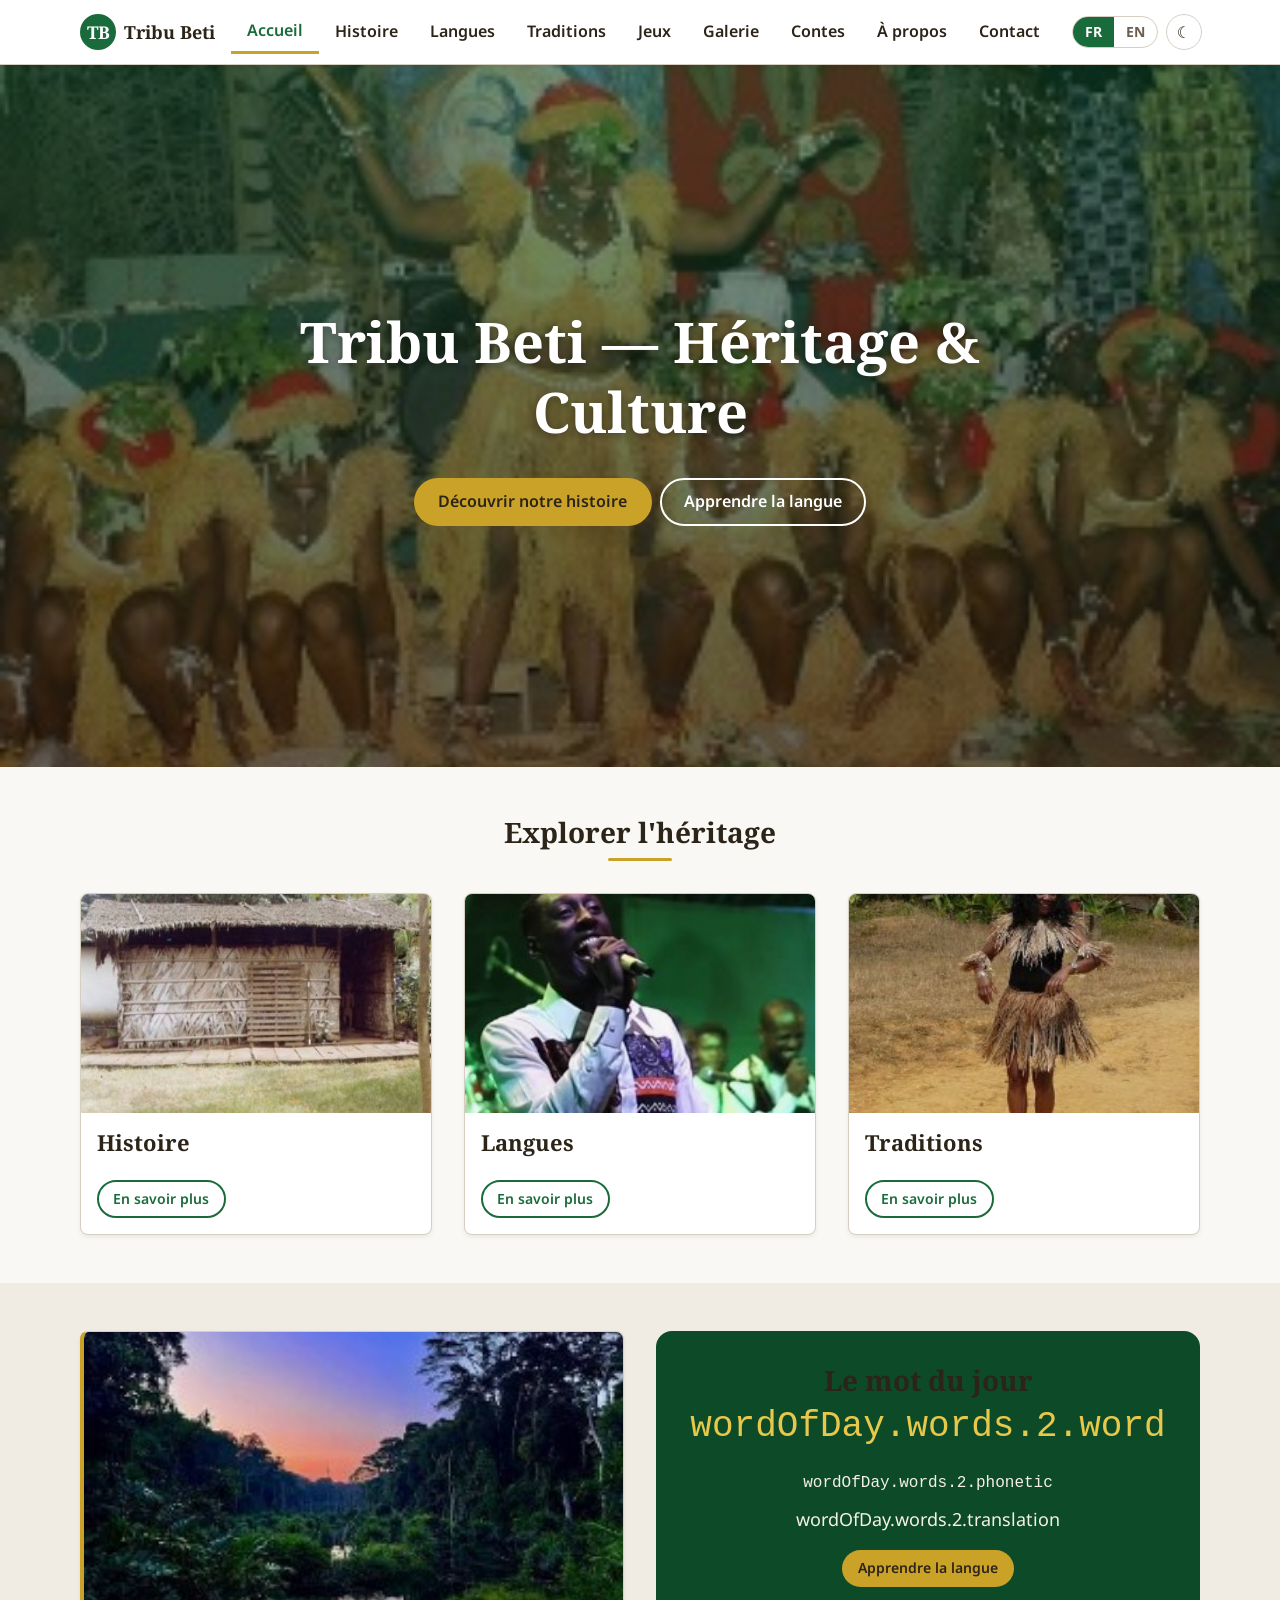
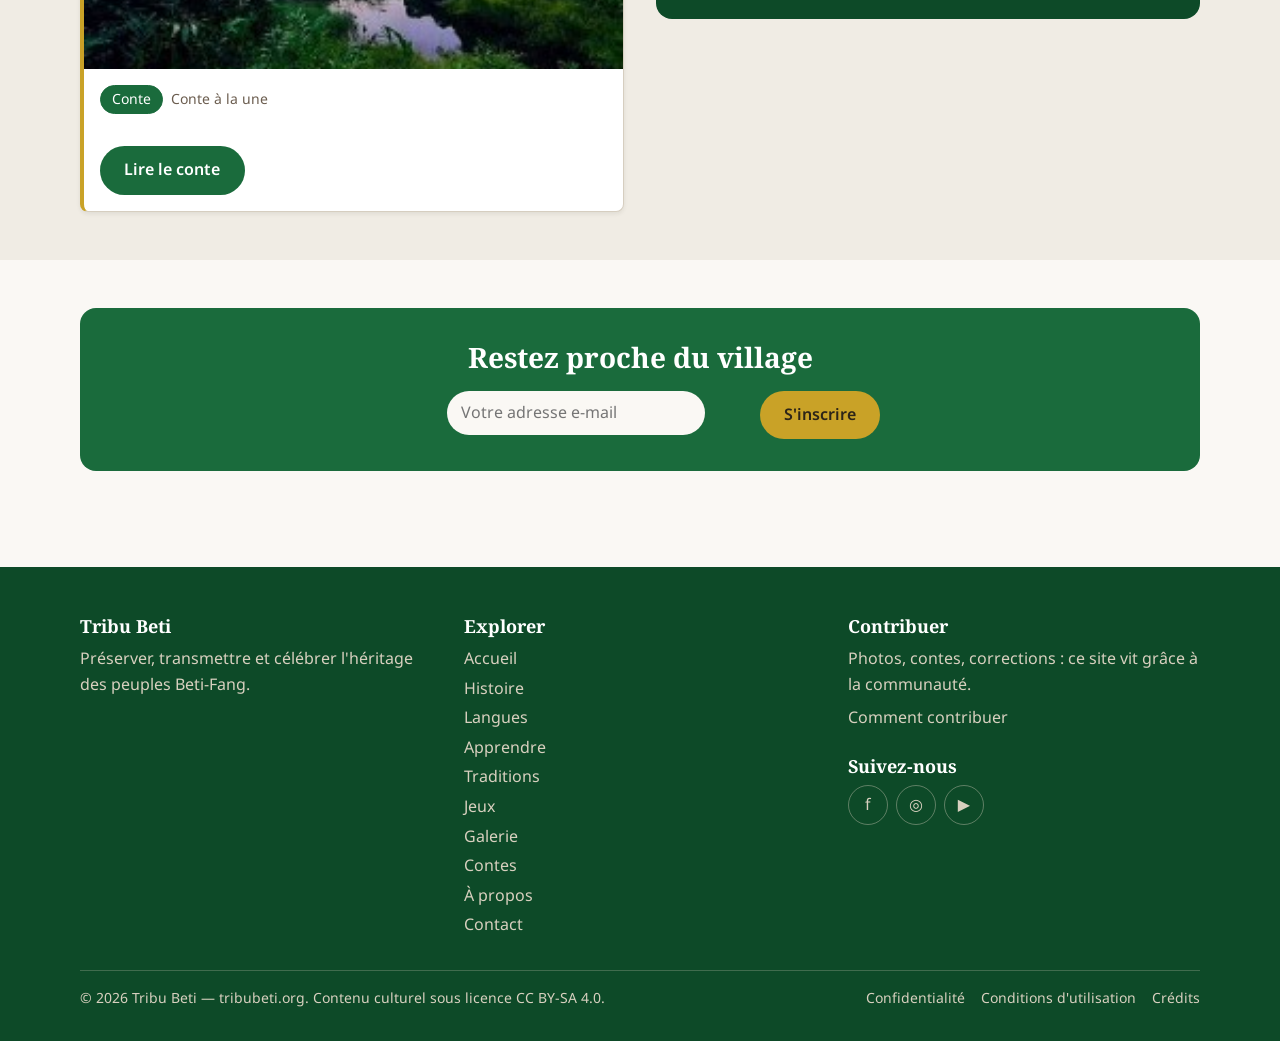
<file: index.html>
<!DOCTYPE html>
<html lang="fr" data-theme="light">
<head>
  <meta charset="UTF-8">
  <meta name="viewport" content="width=device-width, initial-scale=1.0">
  <title>Tribu Beti — Héritage &amp; Culture | Peuples Beti, Bulu, Ewondo, Fang</title>
  <meta name="description" content="Histoire, langues, traditions, contes et jeux des peuples Beti, Bulu, Ewondo et Fang du Sud-Cameroun. Site bilingue français-anglais.">
  <link rel="canonical" href="https://tribubeti.org/">

  <!-- Open Graph -->
  <meta property="og:type" content="website">
  <meta property="og:title" content="Tribu Beti — Héritage &amp; Culture">
  <meta property="og:description" content="Mémoire vivante des peuples Beti, Bulu, Ewondo et Fang du Sud-Cameroun.">
  <meta property="og:url" content="https://tribubeti.org/">
  <meta property="og:image" content="/assets/img/joie-beti.jpg">
  <meta property="og:locale" content="fr_FR">
  <meta property="og:locale:alternate" content="en_US">

  <!-- Schema.org -->
  <script type="application/ld+json">
  {
    "@context": "https://schema.org",
    "@type": "WebSite",
    "name": "Tribu Beti — Héritage & Culture",
    "url": "https://tribubeti.org/",
    "description": "Site du patrimoine culturel des peuples Beti, Bulu, Ewondo et Fang du Sud-Cameroun.",
    "inLanguage": ["fr", "en"]
  }
  </script>

  <!-- Fonts -->
  <link rel="preconnect" href="https://fonts.googleapis.com">
  <link rel="preconnect" href="https://fonts.gstatic.com" crossorigin>
  <link href="https://fonts.googleapis.com/css2?family=Noto+Sans:wght@400;600;700&family=Noto+Serif:wght@400;700&display=swap" rel="stylesheet">

  <!-- Styles -->
  <link rel="stylesheet" href="/assets/css/reset.css">
  <link rel="stylesheet" href="/assets/css/variables.css">
  <link rel="stylesheet" href="/assets/css/base.css">
  <link rel="stylesheet" href="/assets/css/components.css">
  <link rel="stylesheet" href="/assets/css/layout.css">
  <link rel="stylesheet" href="/assets/css/responsive.css">

  <link rel="icon" href="/assets/favicon/favicon.svg" type="image/svg+xml">
</head>
<body>
  <a class="skip-link" href="#main" data-i18n="a11y.skipToContent">Aller au contenu principal</a>

  <header class="site-header" id="header"><!-- injected from /_layouts/header.html --></header>

  <main id="main">
    <!-- Hero -->
    <section class="hero" aria-labelledby="hero-title">
      <img class="hero__img"
           data-image-key="hero-forest"
           src="/assets/img/joie-beti.jpg"
           alt="" data-i18n-alt="home.heroAlt">
      <div class="hero__overlay" aria-hidden="true"></div>
      <div class="hero__content">
        <h1 class="hero__title" id="hero-title" data-i18n="home.heroTitle">Tribu Beti — Héritage &amp; Culture</h1>
        <p class="hero__subtitle" data-i18n="home.heroSubtitle"></p>
        <div class="hero__actions">
          <a class="btn btn--secondary" href="/pages/history.html" data-i18n="home.ctaExplore">Découvrir notre histoire</a>
          <a class="btn btn--ghost" style="color:#fff;border-color:#fff" href="/pages/learn-language.html" data-i18n="home.ctaLearn">Apprendre la langue</a>
        </div>
      </div>
    </section>

    <!-- Quick links: History | Languages | Traditions -->
    <section class="section" aria-labelledby="quick-title">
      <div class="container">
        <h2 class="section-title" id="quick-title" data-i18n="home.quickTitle">Explorer l'héritage</h2>
        <div class="grid grid--3">
          <article class="card card--image">
            <img data-image-key="home-history"
                 src="/assets/img/case.jpg"
                 alt="" data-i18n-alt="home.historyCardAlt" loading="lazy">
            <div class="card__body">
              <h3 class="card__title"><a href="/pages/history.html" data-i18n="home.historyCardTitle">Histoire</a></h3>
              <p class="card__text" data-i18n="home.historyCardText"></p>
              <p class="card__footer"><a class="btn btn--ghost btn--sm" href="/pages/history.html" data-i18n="common.learnMore">En savoir plus</a></p>
            </div>
          </article>
          <article class="card card--image">
            <img data-image-key="home-languages"
                 src="/assets/img/language.jpg"
                 alt="" data-i18n-alt="home.languagesCardAlt" loading="lazy">
            <div class="card__body">
              <h3 class="card__title"><a href="/pages/languages.html" data-i18n="home.languagesCardTitle">Langues</a></h3>
              <p class="card__text" data-i18n="home.languagesCardText"></p>
              <p class="card__footer"><a class="btn btn--ghost btn--sm" href="/pages/languages.html" data-i18n="common.learnMore">En savoir plus</a></p>
            </div>
          </article>
          <article class="card card--image">
            <img data-image-key="home-traditions"
                 src="/assets/img/traditions.jpg"
                 alt="" data-i18n-alt="home.traditionsCardAlt" loading="lazy">
            <div class="card__body">
              <h3 class="card__title"><a href="/pages/traditions.html" data-i18n="home.traditionsCardTitle">Traditions</a></h3>
              <p class="card__text" data-i18n="home.traditionsCardText"></p>
              <p class="card__footer"><a class="btn btn--ghost btn--sm" href="/pages/traditions.html" data-i18n="common.learnMore">En savoir plus</a></p>
            </div>
          </article>
        </div>
      </div>
    </section>

    <!-- Featured story + word of the day -->
    <section class="section section--alt" aria-labelledby="featured-title">
      <div class="container two-col">
        <article class="card card--feature card--image">
          <img data-image-key="home-featured-story"
               src="/assets/img/foret.jpg"
               alt="" data-i18n-alt="home.featuredAlt" loading="lazy">
          <div class="card__body">
            <p class="card__meta">
              <span class="tag tag--category" data-i18n="home.featuredTag">Conte</span>
              <span data-i18n="home.featuredTitle">Conte à la une</span>
            </p>
            <h2 class="card__title"><a href="/pages/stories.html#story-1" data-i18n="home.featuredStoryTitle"></a></h2>
            <p class="card__text" data-i18n="home.featuredStoryExcerpt"></p>
            <p class="card__footer"><a class="btn btn--primary" href="/pages/stories.html#story-1" data-i18n="home.read">Lire le conte</a></p>
          </div>
        </article>

        <aside class="word-of-day" data-word-of-day aria-labelledby="wod-title">
          <h2 id="wod-title" data-i18n="home.wordOfDayTitle">Le mot du jour</h2>
          <p class="word-of-day__word beti-text" lang="ewo"></p>
          <p class="word-of-day__phonetic beti-text"></p>
          <p class="word-of-day__translation"></p>
          <p style="margin-top:1rem"><a class="btn btn--secondary btn--sm" href="/pages/learn-language.html" data-i18n="home.ctaLearn">Apprendre la langue</a></p>
        </aside>
      </div>
    </section>

    <!-- Newsletter -->
    <section class="section" aria-labelledby="newsletter-title">
      <div class="container">
        <div class="newsletter">
          <h2 id="newsletter-title" data-i18n="newsletter.title">Restez proche du village</h2>
          <p data-i18n="newsletter.text"></p>
          <form class="newsletter__form" data-validate data-success="newsletter-success" novalidate>
            <div class="form__group" style="flex:1 1 14rem;max-width:22rem;margin:0">
              <label class="visually-hidden" for="newsletter-email" data-i18n="newsletter.placeholder">Votre adresse e-mail</label>
              <input class="newsletter__input" type="email" id="newsletter-email" name="email"
                     data-i18n-placeholder="newsletter.placeholder" placeholder="Votre adresse e-mail" required>
              <p class="form__error" data-i18n="contact.errEmail">Veuillez saisir une adresse e-mail valide.</p>
            </div>
            <button class="btn btn--secondary" type="submit" data-i18n="newsletter.button">S'inscrire</button>
          </form>
          <p id="newsletter-success" hidden tabindex="-1" data-i18n="newsletter.success">Merci ! Votre inscription a bien été prise en compte.</p>
        </div>
      </div>
    </section>
  </main>

  <footer class="site-footer" id="footer"><!-- injected from /_layouts/footer.html --></footer>

  <script type="module" src="/assets/js/main.js"></script>
</body>
</html>
</file>
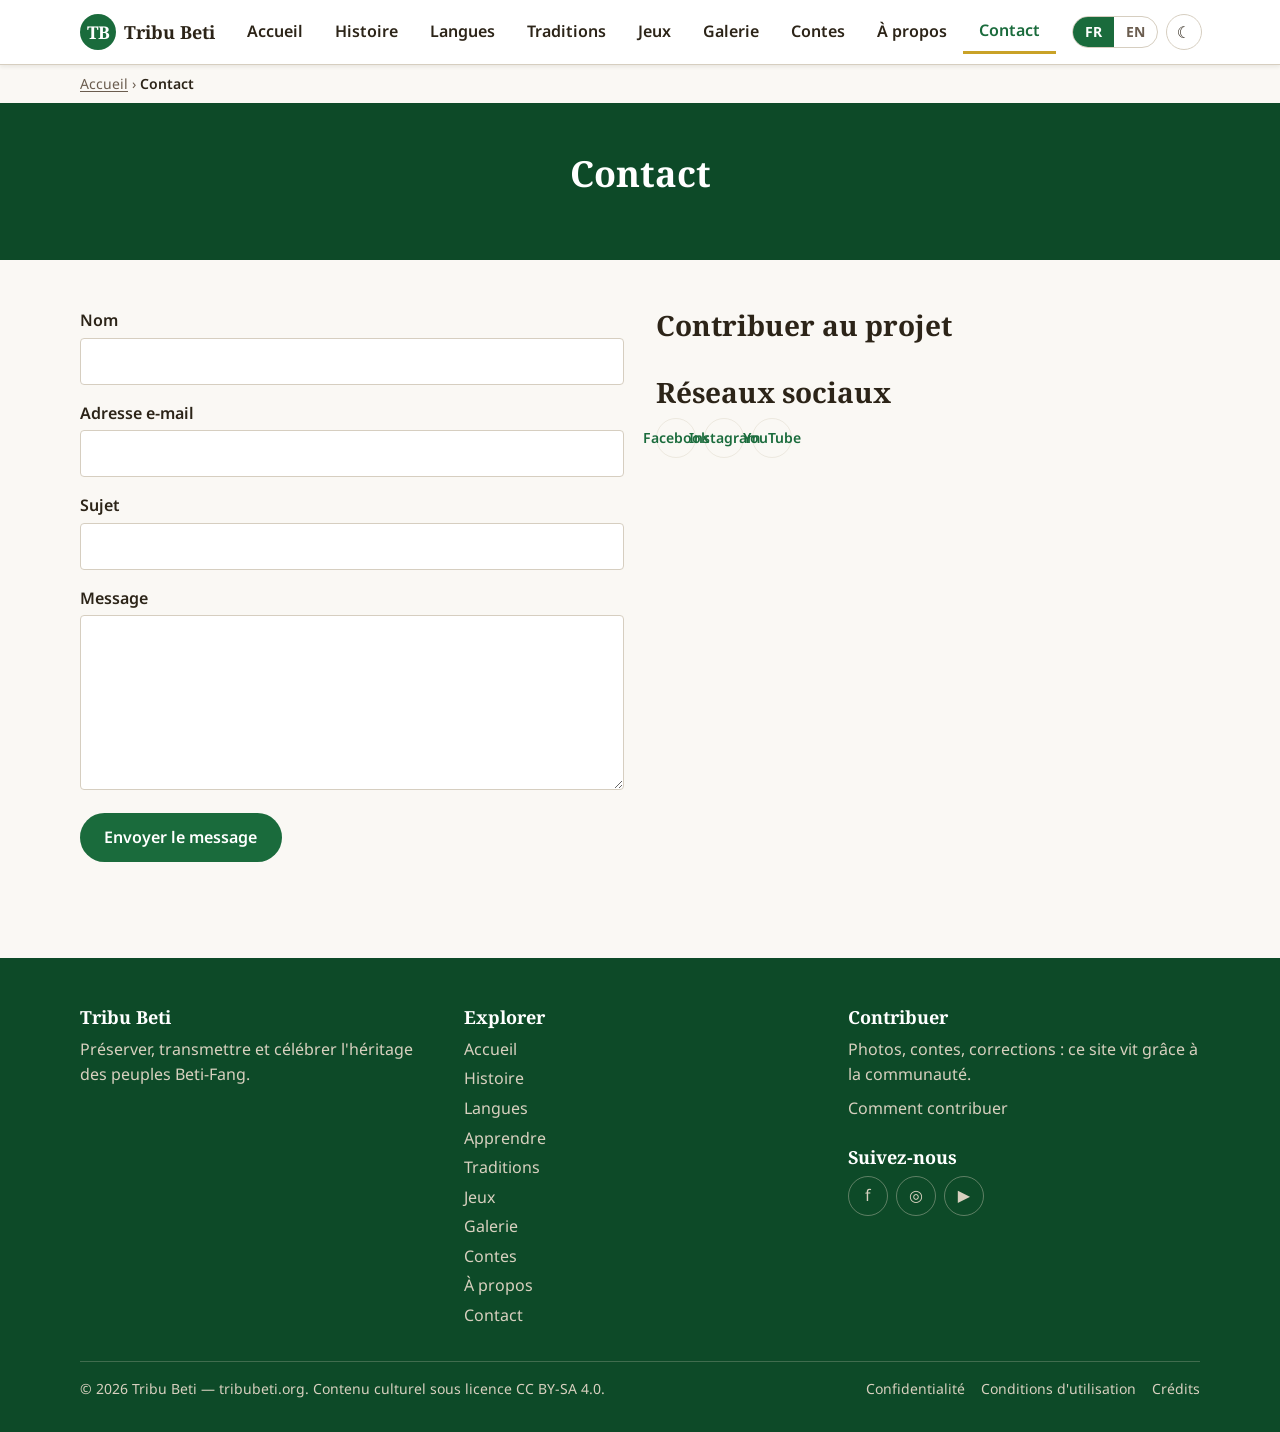
<file: pages/contact.html>
<!DOCTYPE html>
<html lang="fr" data-theme="light">
<head>
  <meta charset="UTF-8">
  <meta name="viewport" content="width=device-width, initial-scale=1.0">
  <title>Contact | Tribu Beti — Héritage &amp; Culture</title>
  <meta name="description" content="Contactez l'équipe de tribubeti.org : questions, corrections, contributions de photos, contes et enregistrements.">
  <link rel="canonical" href="https://tribubeti.org/pages/contact.html">

  <meta property="og:type" content="website">
  <meta property="og:title" content="Contact | Tribu Beti">
  <meta property="og:description" content="Écrivez-nous : chaque message est lu.">
  <meta property="og:url" content="https://tribubeti.org/pages/contact.html">
  <meta property="og:image" content="https://picsum.photos/seed/forest-cameroon/1200/630">

  <script type="application/ld+json">
  {
    "@context": "https://schema.org",
    "@type": "ContactPage",
    "name": "Contact — Tribu Beti",
    "url": "https://tribubeti.org/pages/contact.html",
    "inLanguage": ["fr", "en"]
  }
  </script>

  <link rel="preconnect" href="https://fonts.googleapis.com">
  <link rel="preconnect" href="https://fonts.gstatic.com" crossorigin>
  <link href="https://fonts.googleapis.com/css2?family=Noto+Sans:wght@400;600;700&family=Noto+Serif:wght@400;700&display=swap" rel="stylesheet">

  <link rel="stylesheet" href="/assets/css/reset.css">
  <link rel="stylesheet" href="/assets/css/variables.css">
  <link rel="stylesheet" href="/assets/css/base.css">
  <link rel="stylesheet" href="/assets/css/components.css">
  <link rel="stylesheet" href="/assets/css/layout.css">
  <link rel="stylesheet" href="/assets/css/responsive.css">
  <link rel="icon" href="/assets/favicon/favicon.svg" type="image/svg+xml">
</head>
<body>
  <a class="skip-link" href="#main" data-i18n="a11y.skipToContent">Aller au contenu principal</a>
  <header class="site-header" id="header"></header>

  <div class="container">
    <nav class="breadcrumb" aria-label="Fil d'Ariane" data-i18n-aria-label="a11y.breadcrumb">
      <ol>
        <li><a href="/index.html" data-i18n="nav.home">Accueil</a></li>
        <li><span aria-current="page" data-i18n="nav.contact">Contact</span></li>
      </ol>
    </nav>
  </div>

  <main id="main">
    <section class="page-hero">
      <div class="container">
        <h1 class="page-hero__title" data-i18n="contact.title">Contact</h1>
        <p class="page-hero__intro" data-i18n="contact.intro"></p>
      </div>
    </section>

    <section class="section">
      <div class="container two-col">
        <!-- Contact form — front-end validation only; backend handling documented in README -->
        <form data-validate data-success="contact-success" novalidate>
          <div class="form__group">
            <label class="form__label" for="contact-name" data-i18n="contact.formName">Nom</label>
            <input class="form__input" type="text" id="contact-name" name="name" autocomplete="name" required>
            <p class="form__error" data-i18n="contact.errName">Veuillez indiquer votre nom.</p>
          </div>
          <div class="form__group">
            <label class="form__label" for="contact-email" data-i18n="contact.formEmail">Adresse e-mail</label>
            <input class="form__input" type="email" id="contact-email" name="email" autocomplete="email" required>
            <p class="form__error" data-i18n="contact.errEmail">Veuillez saisir une adresse e-mail valide.</p>
          </div>
          <div class="form__group">
            <label class="form__label" for="contact-subject" data-i18n="contact.formSubject">Sujet</label>
            <input class="form__input" type="text" id="contact-subject" name="subject" required>
            <p class="form__error" data-i18n="contact.errSubject">Veuillez indiquer un sujet.</p>
          </div>
          <div class="form__group">
            <label class="form__label" for="contact-message" data-i18n="contact.formMessage">Message</label>
            <textarea class="form__textarea" id="contact-message" name="message" rows="6" required></textarea>
            <p class="form__error" data-i18n="contact.errMessage">Veuillez écrire votre message.</p>
          </div>
          <button class="btn btn--primary" type="submit" data-i18n="contact.formSubmit">Envoyer le message</button>
          <p class="form__success" id="contact-success" hidden tabindex="-1" data-i18n="contact.success" style="margin-top:var(--space-md)">Merci ! Votre message a bien été envoyé.</p>
        </form>

        <div>
          <h2 data-i18n="contact.contributeTitle">Contribuer au projet</h2>
          <p data-i18n="contact.contributeText"></p>

          <h2 style="margin-top:var(--space-lg)" data-i18n="contact.socialTitle">Réseaux sociaux</h2>
          <ul class="site-footer__social" style="margin-top:var(--space-sm)">
            <li><a href="#" aria-label="Facebook (bientôt disponible)" class="btn btn--ghost btn--sm">Facebook</a></li>
            <li><a href="#" aria-label="Instagram (bientôt disponible)" class="btn btn--ghost btn--sm">Instagram</a></li>
            <li><a href="#" aria-label="YouTube (bientôt disponible)" class="btn btn--ghost btn--sm">YouTube</a></li>
          </ul>
        </div>
      </div>
    </section>
  </main>

  <footer class="site-footer" id="footer"></footer>
  <script type="module" src="/assets/js/main.js"></script>
</body>
</html>
</file>
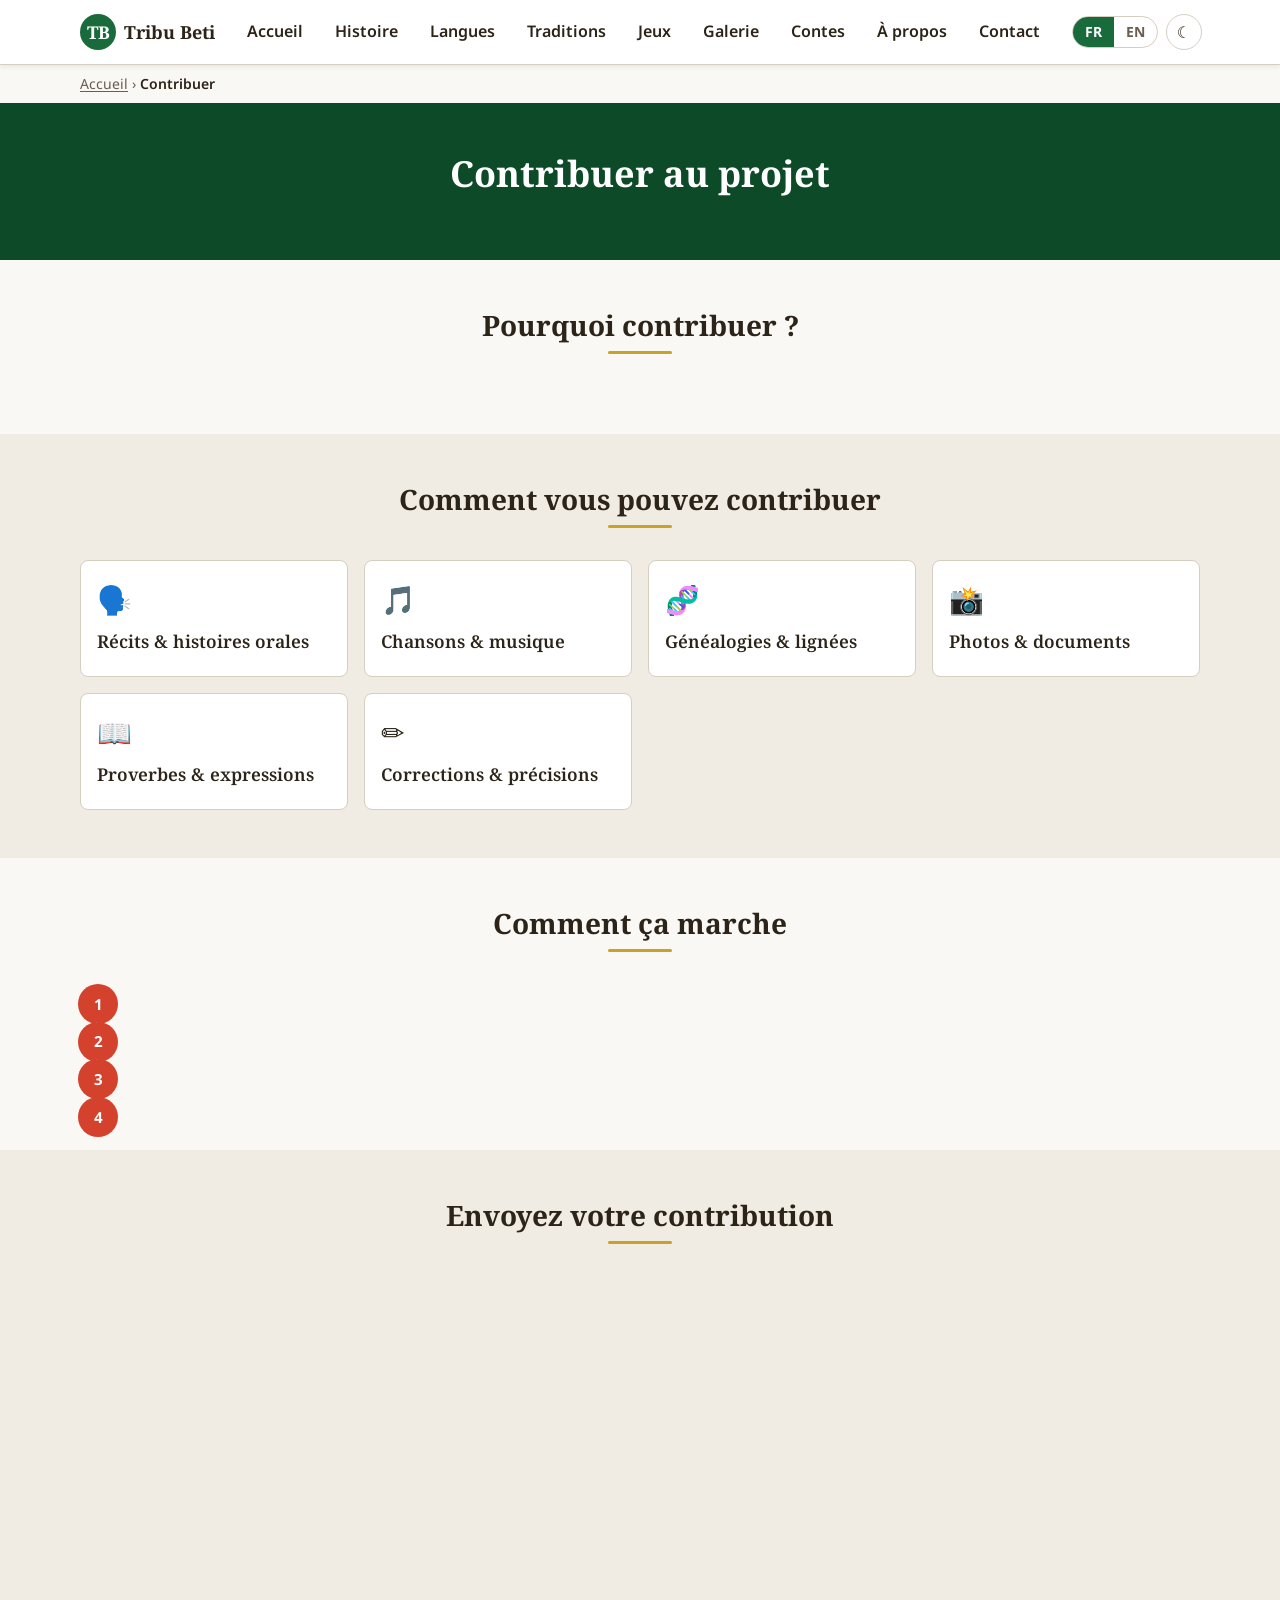
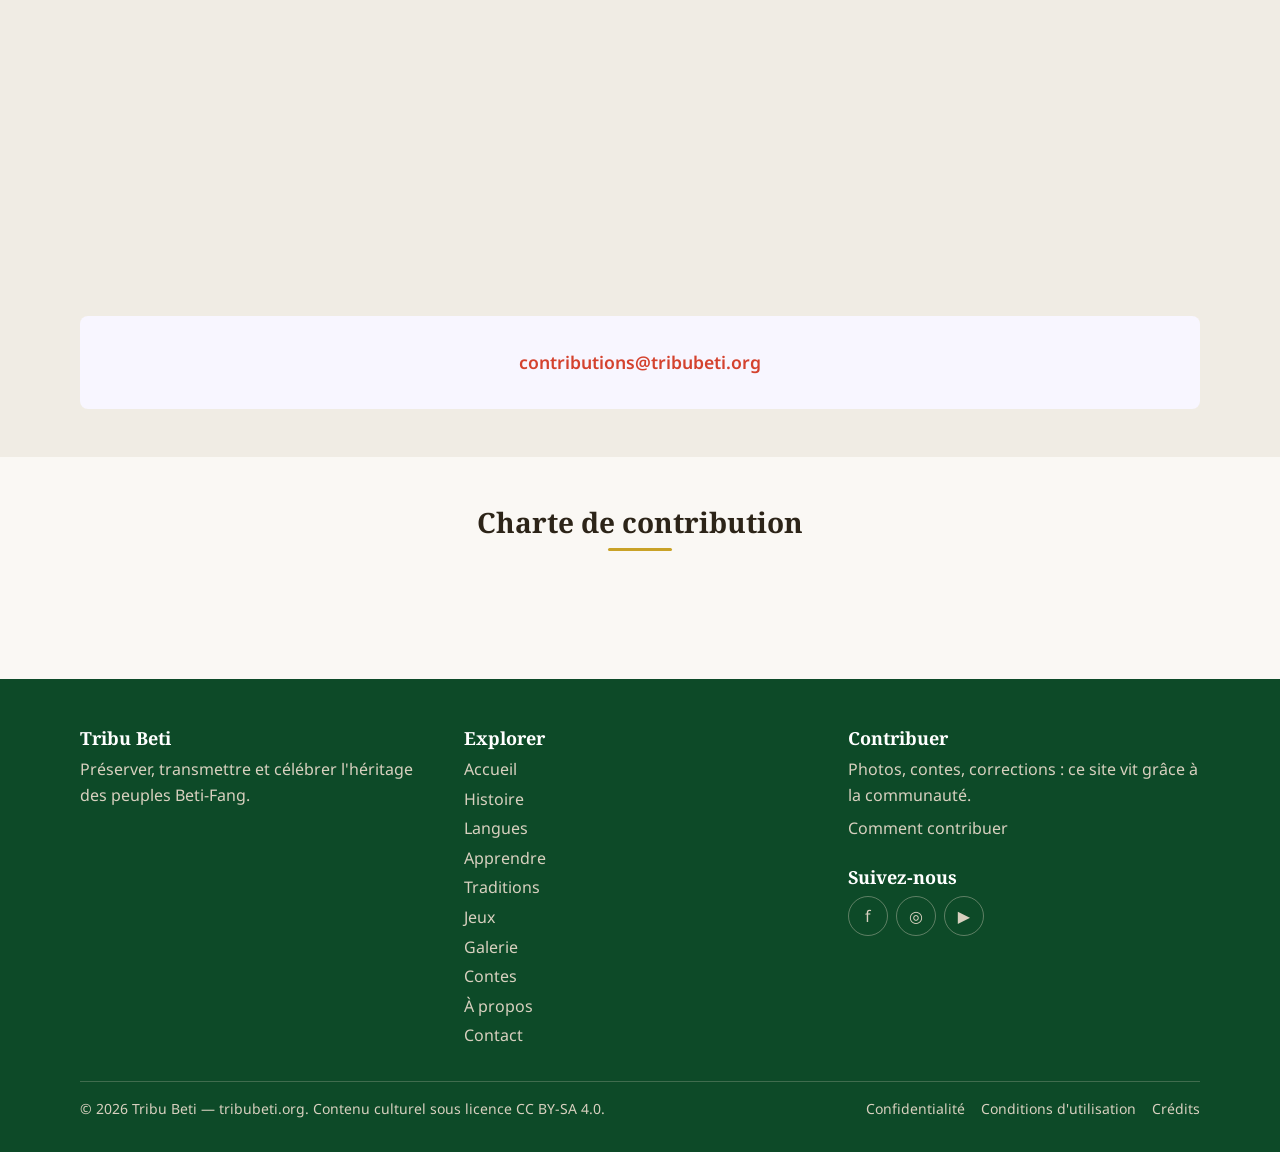
<file: pages/contribute.html>
<!DOCTYPE html>
<html lang="fr" data-theme="light">
<head>
  <meta charset="UTF-8">
  <meta name="viewport" content="width=device-width, initial-scale=1.0">
  <title>Contribuer | Tribu Beti — Héritage &amp; Culture</title>
  <meta name="description" content="Partagez vos récits, chansons, généalogies et souvenirs. Chaque contribution aide à préserver l'héritage des peuples Beti-Fang.">
  <link rel="canonical" href="https://tribubeti.org/pages/contribute.html">

  <meta property="og:type" content="website">
  <meta property="og:title" content="Contribuer | Tribu Beti">
  <meta property="og:description" content="Votre voix a sa place ici. Partagez récits, chansons, généalogies et souvenirs.">
  <meta property="og:url" content="https://tribubeti.org/pages/contribute.html">
  <meta property="og:image" content="https://picsum.photos/seed/village-council/1200/630">

  <script type="application/ld+json">
  {
    "@context": "https://schema.org",
    "@type": "WebPage",
    "name": "Contribuer à Tribu Beti",
    "url": "https://tribubeti.org/pages/contribute.html",
    "inLanguage": ["fr", "en"]
  }
  </script>

  <link rel="preconnect" href="https://fonts.googleapis.com">
  <link rel="preconnect" href="https://fonts.gstatic.com" crossorigin>
  <link href="https://fonts.googleapis.com/css2?family=Noto+Sans:wght@400;600;700&family=Noto+Serif:wght@400;700&display=swap" rel="stylesheet">

  <link rel="stylesheet" href="/assets/css/reset.css">
  <link rel="stylesheet" href="/assets/css/variables.css">
  <link rel="stylesheet" href="/assets/css/base.css">
  <link rel="stylesheet" href="/assets/css/components.css">
  <link rel="stylesheet" href="/assets/css/layout.css">
  <link rel="stylesheet" href="/assets/css/responsive.css">
  <link rel="icon" href="/assets/favicon/favicon.svg" type="image/svg+xml">
</head>
<body>
  <a class="skip-link" href="#main" data-i18n="a11y.skipToContent">Aller au contenu principal</a>
  <header class="site-header" id="header"></header>

  <div class="container">
    <nav class="breadcrumb" aria-label="Fil d'Ariane" data-i18n-aria-label="a11y.breadcrumb">
      <ol>
        <li><a href="/index.html" data-i18n="nav.home">Accueil</a></li>
        <li><span aria-current="page" data-i18n="nav.contribute">Contribuer</span></li>
      </ol>
    </nav>
  </div>

  <main id="main">

    <!-- HERO -->
    <section class="page-hero">
      <div class="container">
        <h1 class="page-hero__title" data-i18n="contribute.title">Contribuer au projet</h1>
        <p class="page-hero__intro" data-i18n="contribute.intro"></p>
      </div>
    </section>

    <!-- WHY CONTRIBUTE -->
    <section class="section" aria-labelledby="why-title">
      <div class="container">
        <h2 class="section-title" id="why-title" data-i18n="contribute.whyTitle">Pourquoi contribuer ?</h2>
        <p data-i18n="contribute.whyP1"></p>
        <p data-i18n="contribute.whyP2"></p>
      </div>
    </section>

    <!-- WAYS TO CONTRIBUTE -->
    <section class="section section--alt" aria-labelledby="methods-title">
      <div class="container">
        <h2 class="section-title" id="methods-title" data-i18n="contribute.methodsTitle">Comment vous pouvez contribuer</h2>
        <p data-i18n="contribute.methodsIntro"></p>

        <div class="contribute-methods">
          <article class="contribute-method">
            <div class="contribute-method__icon">🗣️</div>
            <h3 class="contribute-method__title" data-i18n="contribute.methodStoriesTitle">Récits &amp; histoires orales</h3>
            <p class="contribute-method__desc" data-i18n="contribute.methodStoriesDesc"></p>
          </article>

          <article class="contribute-method">
            <div class="contribute-method__icon">🎵</div>
            <h3 class="contribute-method__title" data-i18n="contribute.methodSongsTitle">Chansons &amp; musique</h3>
            <p class="contribute-method__desc" data-i18n="contribute.methodSongsDesc"></p>
          </article>

          <article class="contribute-method">
            <div class="contribute-method__icon">🧬</div>
            <h3 class="contribute-method__title" data-i18n="contribute.methodLineageTitle">Généalogies &amp; lignées</h3>
            <p class="contribute-method__desc" data-i18n="contribute.methodLineageDesc"></p>
          </article>

          <article class="contribute-method">
            <div class="contribute-method__icon">📸</div>
            <h3 class="contribute-method__title" data-i18n="contribute.methodPhotosTitle">Photos &amp; documents</h3>
            <p class="contribute-method__desc" data-i18n="contribute.methodPhotosDesc"></p>
          </article>

          <article class="contribute-method">
            <div class="contribute-method__icon">📖</div>
            <h3 class="contribute-method__title" data-i18n="contribute.methodProverbsTitle">Proverbes &amp; expressions</h3>
            <p class="contribute-method__desc" data-i18n="contribute.methodProverbsDesc"></p>
          </article>

          <article class="contribute-method">
            <div class="contribute-method__icon">✏️</div>
            <h3 class="contribute-method__title" data-i18n="contribute.methodCorrectionsTitle">Corrections &amp; précisions</h3>
            <p class="contribute-method__desc" data-i18n="contribute.methodCorrectionsDesc"></p>
          </article>
        </div>
      </div>
    </section>

    <!-- HOW IT WORKS -->
    <section class="section" aria-labelledby="how-title">
      <div class="container">
        <h2 class="section-title" id="how-title" data-i18n="contribute.howTitle">Comment ça marche</h2>
        <p data-i18n="contribute.howIntro"></p>

        <ol class="contribute-steps">
          <li class="contribute-steps__item">
            <h3 class="contribute-steps__title" data-i18n="contribute.step1Title"></h3>
            <p class="contribute-steps__desc" data-i18n="contribute.step1Desc"></p>
          </li>
          <li class="contribute-steps__item">
            <h3 class="contribute-steps__title" data-i18n="contribute.step2Title"></h3>
            <p class="contribute-steps__desc" data-i18n="contribute.step2Desc"></p>
          </li>
          <li class="contribute-steps__item">
            <h3 class="contribute-steps__title" data-i18n="contribute.step3Title"></h3>
            <p class="contribute-steps__desc" data-i18n="contribute.step3Desc"></p>
          </li>
          <li class="contribute-steps__item">
            <h3 class="contribute-steps__title" data-i18n="contribute.step4Title"></h3>
            <p class="contribute-steps__desc" data-i18n="contribute.step4Desc"></p>
          </li>
        </ol>
      </div>
    </section>

    <!-- SUBMISSION FORM -->
    <section class="section section--alt" aria-labelledby="form-title">
      <div class="container">
        <h2 class="section-title" id="form-title" data-i18n="contribute.formTitle">Envoyez votre contribution</h2>
        <p data-i18n="contribute.formIntro"></p>

        <!-- Replace the src below with your Tally form embed URL -->
        <div class="contribute-form">
          <iframe
            src="https://tally.so/embed/REPLACE_WITH_YOUR_FORM_ID?alignLeft=1&hideTitle=1"
            title="Formulaire de contribution"
            loading="lazy"
            width="100%"
            height="600"
            frameborder="0"
            marginheight="0"
            marginwidth="0">
          </iframe>
        </div>

        <!-- Email fallback if form doesn't load -->
        <div class="contribute-contact">
          <p data-i18n="contribute.contactFallback"></p>
          <a class="contribute-contact__email" href="mailto:contributions@tribubeti.org">contributions@tribubeti.org</a>
        </div>
      </div>
    </section>

    <!-- GUIDELINES -->
    <section class="section" aria-labelledby="guidelines-title">
      <div class="container">
        <h2 class="section-title" id="guidelines-title" data-i18n="contribute.guidelinesTitle">Charte de contribution</h2>
        <p data-i18n="contribute.guidelinesP1"></p>
        <p data-i18n="contribute.guidelinesP2"></p>
        <p data-i18n="contribute.guidelinesP3"></p>
      </div>
    </section>

  </main>

  <footer class="site-footer" id="footer"></footer>
  <script type="module" src="/assets/js/main.js"></script>
</body>
</html>
</file>
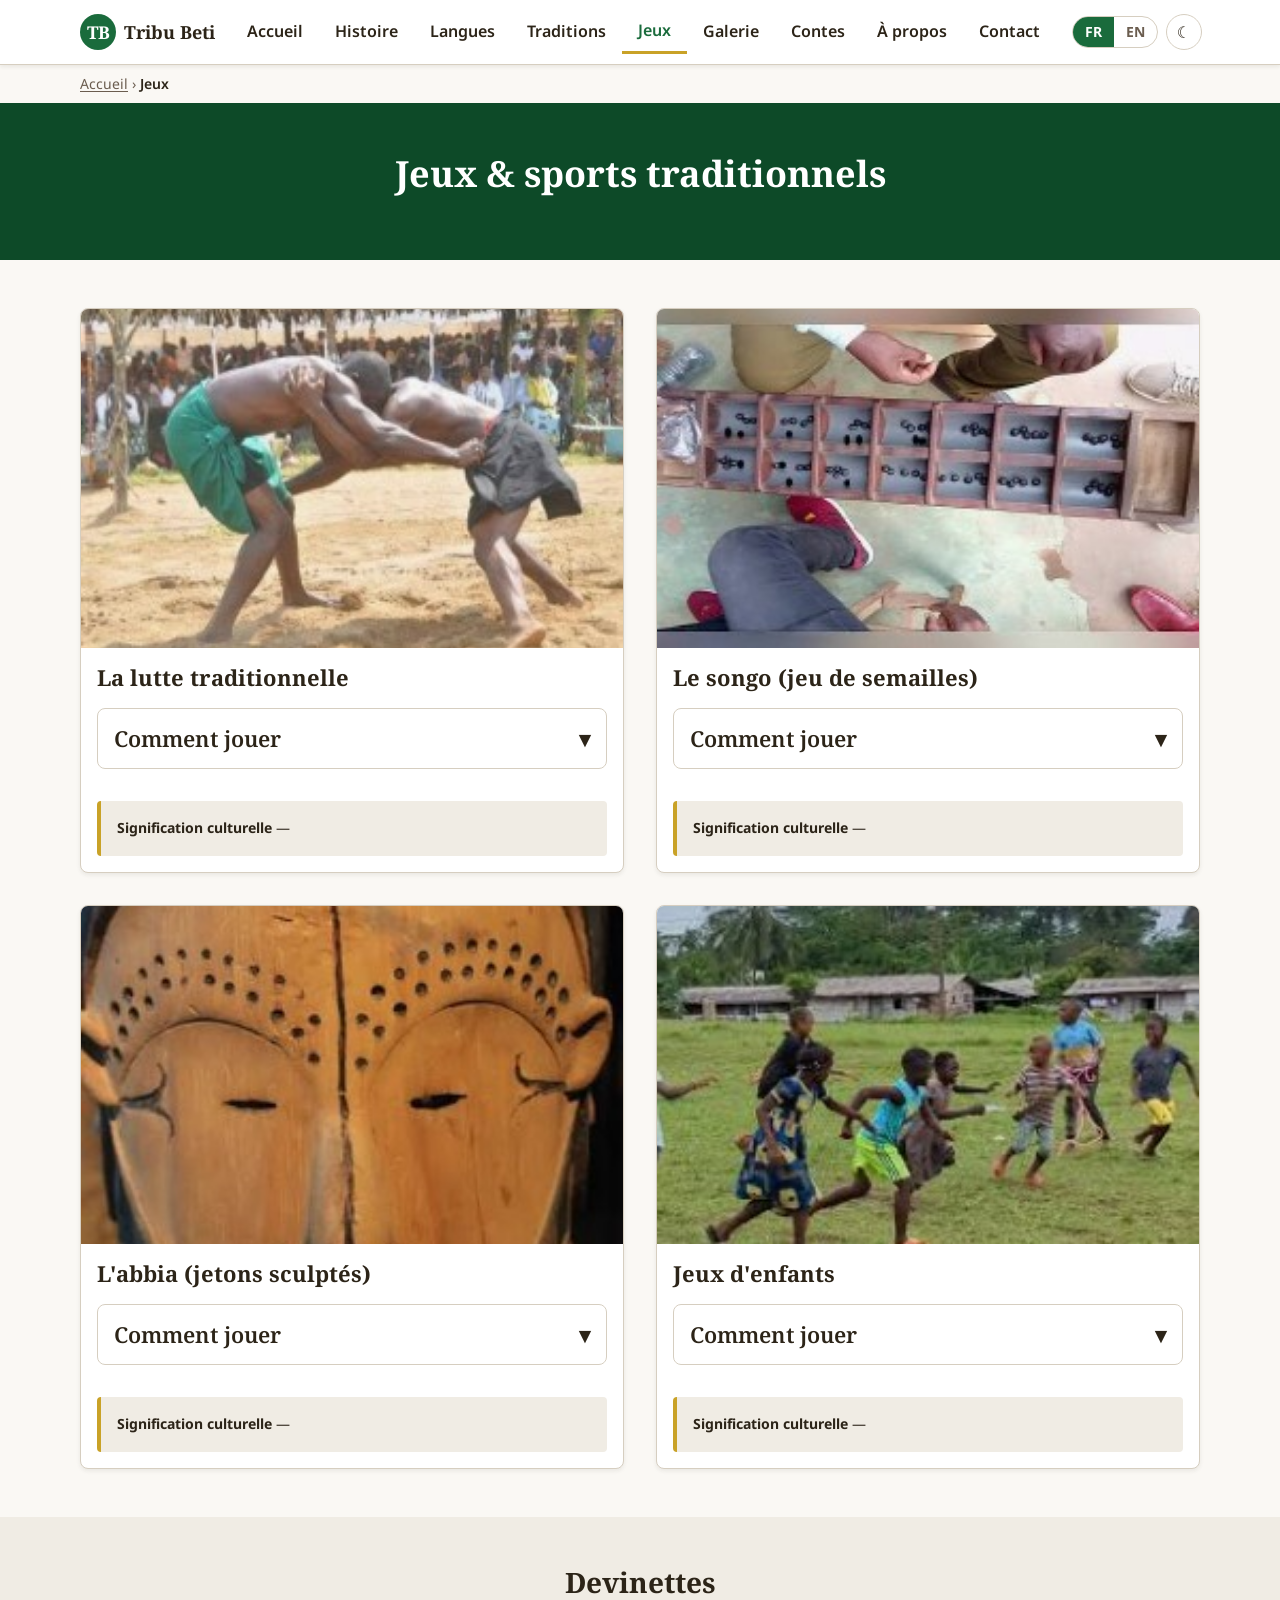
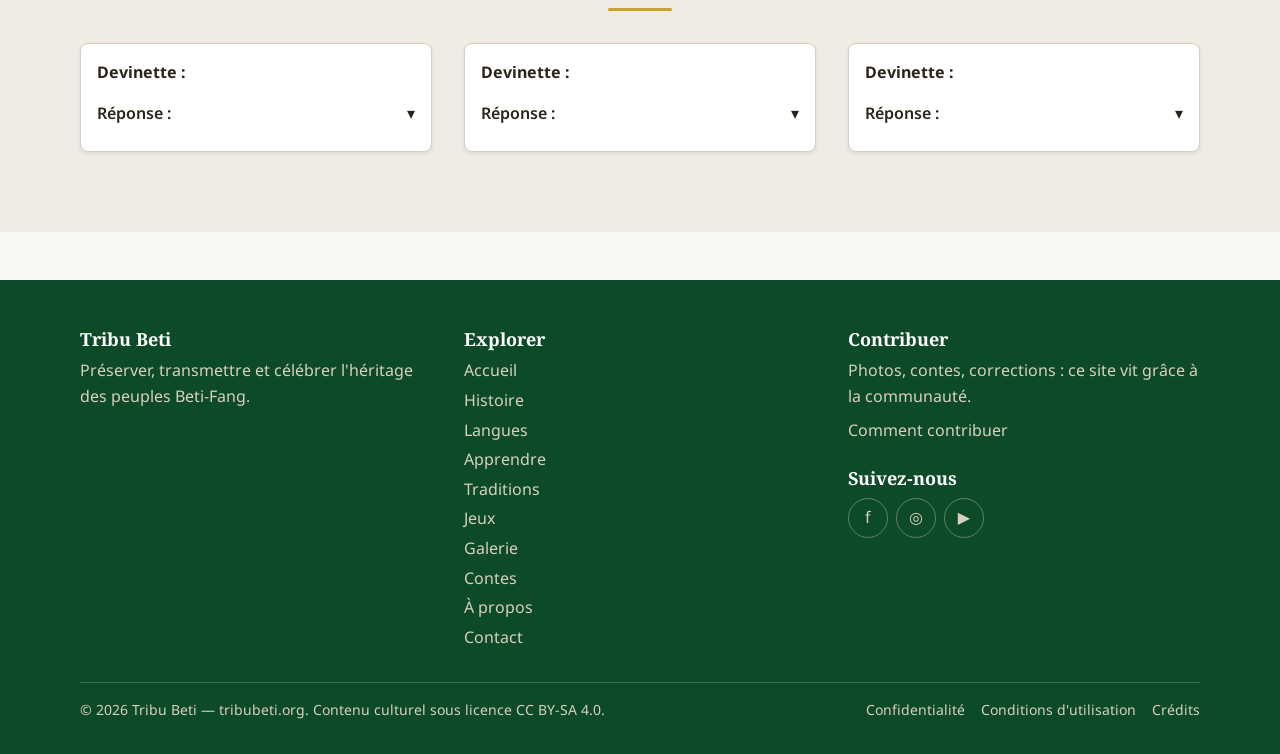
<file: pages/games.html>
<!DOCTYPE html>
<html lang="fr" data-theme="light">
<head>
  <meta charset="UTF-8">
  <meta name="viewport" content="width=device-width, initial-scale=1.0">
  <title>Jeux traditionnels | Tribu Beti — Héritage &amp; Culture</title>
  <meta name="description" content="Jeux et sports traditionnels beti : la lutte, le songo (jeu de semailles), l'abbia, les jeux d'enfants et les devinettes.">
  <link rel="canonical" href="https://tribubeti.org/pages/games.html">

  <meta property="og:type" content="article">
  <meta property="og:title" content="Jeux &amp; sports traditionnels beti">
  <meta property="og:description" content="Lutte, songo, abbia, devinettes : le jeu comme école de la vie.">
  <meta property="og:url" content="https://tribubeti.org/pages/games.html">
  <meta property="og:image" content="/assets/img/songo.jpg">

  <script type="application/ld+json">
  {
    "@context": "https://schema.org",
    "@type": "Article",
    "headline": "Jeux & sports traditionnels des peuples beti",
    "url": "https://tribubeti.org/pages/games.html",
    "inLanguage": ["fr", "en"]
  }
  </script>

  <link rel="preconnect" href="https://fonts.googleapis.com">
  <link rel="preconnect" href="https://fonts.gstatic.com" crossorigin>
  <link href="https://fonts.googleapis.com/css2?family=Noto+Sans:wght@400;600;700&family=Noto+Serif:wght@400;700&display=swap" rel="stylesheet">

  <link rel="stylesheet" href="/assets/css/reset.css">
  <link rel="stylesheet" href="/assets/css/variables.css">
  <link rel="stylesheet" href="/assets/css/base.css">
  <link rel="stylesheet" href="/assets/css/components.css">
  <link rel="stylesheet" href="/assets/css/layout.css">
  <link rel="stylesheet" href="/assets/css/responsive.css">
  <link rel="icon" href="/assets/favicon/favicon.svg" type="image/svg+xml">
</head>
<body>
  <a class="skip-link" href="#main" data-i18n="a11y.skipToContent">Aller au contenu principal</a>
  <header class="site-header" id="header"></header>

  <div class="container">
    <nav class="breadcrumb" aria-label="Fil d'Ariane" data-i18n-aria-label="a11y.breadcrumb">
      <ol>
        <li><a href="/index.html" data-i18n="nav.home">Accueil</a></li>
        <li><span aria-current="page" data-i18n="nav.games">Jeux</span></li>
      </ol>
    </nav>
  </div>

  <main id="main">
    <section class="page-hero">
      <div class="container">
        <h1 class="page-hero__title" data-i18n="games.title">Jeux &amp; sports traditionnels</h1>
        <p class="page-hero__intro" data-i18n="games.intro"></p>
      </div>
    </section>

    <!-- NOTE for reviewers: the original brief described "Songho/Sogo" as wrestling and
         "Mweso" as the board game. In Beti country, "songo" is in fact the mancala-type
         sowing game (mweso is the Ugandan cousin). We present wrestling and songo as two
         distinct entries. VERIFY with community members. -->
    <section class="section">
      <div class="container">
        <div class="grid grid--2">

          <!-- Traditional wrestling -->
          <article class="card card--image" id="game-wrestling">
            <img data-image-key="game-wrestling"
                 src="/assets/img/wrestling.jpg"
                 alt="" data-i18n-alt="games.wrestlingAlt" loading="lazy">
            <div class="card__body">
              <h2 class="card__title" data-i18n="games.wrestlingTitle">La lutte traditionnelle</h2>
              <p class="card__text" data-i18n="games.wrestlingDesc"></p>
              <div class="accordion">
                <div class="accordion__item">
                  <h3>
                    <button class="accordion__trigger" type="button" aria-expanded="false" aria-controls="how-wrestling">
                      <span data-i18n="common.howToPlay">Comment jouer</span>
                      <span class="accordion__icon" aria-hidden="true">▾</span>
                    </button>
                  </h3>
                  <div class="accordion__panel" id="how-wrestling" hidden>
                    <p data-i18n="games.wrestlingHow"></p>
                  </div>
                </div>
              </div>
              <p class="story__context"><strong data-i18n="common.culturalNote">Signification culturelle</strong> — <span data-i18n="games.wrestlingNote"></span></p>
            </div>
          </article>

          <!-- Songo -->
          <article class="card card--image" id="game-songo">
            <img data-image-key="game-songo"
                 src="/assets/img/songo.jpg"
                 alt="" data-i18n-alt="games.songoAlt" loading="lazy">
            <div class="card__body">
              <h2 class="card__title" data-i18n="games.songoTitle">Le songo (jeu de semailles)</h2>
              <p class="card__text" data-i18n="games.songoDesc"></p>
              <div class="accordion">
                <div class="accordion__item">
                  <h3>
                    <button class="accordion__trigger" type="button" aria-expanded="false" aria-controls="how-songo">
                      <span data-i18n="common.howToPlay">Comment jouer</span>
                      <span class="accordion__icon" aria-hidden="true">▾</span>
                    </button>
                  </h3>
                  <div class="accordion__panel" id="how-songo" hidden>
                    <!-- VERIFY: songo rules vary by locality; these are the common outlines. -->
                    <p data-i18n="games.songoHow"></p>
                  </div>
                </div>
              </div>
              <p class="story__context"><strong data-i18n="common.culturalNote">Signification culturelle</strong> — <span data-i18n="games.songoNote"></span></p>
            </div>
          </article>

          <!-- Abbia -->
          <article class="card card--image" id="game-abbia">
            <img data-image-key="game-abbia"
                 src="/assets/img/abia.jpg"
                 alt="" data-i18n-alt="games.abbiaAlt" loading="lazy">
            <div class="card__body">
              <h2 class="card__title" data-i18n="games.abbiaTitle">L'abbia (jetons sculptés)</h2>
              <p class="card__text" data-i18n="games.abbiaDesc"></p>
              <div class="accordion">
                <div class="accordion__item">
                  <h3>
                    <button class="accordion__trigger" type="button" aria-expanded="false" aria-controls="how-abbia">
                      <span data-i18n="common.howToPlay">Comment jouer</span>
                      <span class="accordion__icon" aria-hidden="true">▾</span>
                    </button>
                  </h3>
                  <div class="accordion__panel" id="how-abbia" hidden>
                    <p data-i18n="games.abbiaHow"></p>
                  </div>
                </div>
              </div>
              <p class="story__context"><strong data-i18n="common.culturalNote">Signification culturelle</strong> — <span data-i18n="games.abbiaNote"></span></p>
            </div>
          </article>

          <!-- Children's games -->
          <article class="card card--image" id="game-children">
            <img data-image-key="game-children"
                 src="/assets/img/kids.jpg"
                 alt="" data-i18n-alt="games.childrenAlt" loading="lazy">
            <div class="card__body">
              <h2 class="card__title" data-i18n="games.childrenTitle">Jeux d'enfants</h2>
              <!-- VERIFY: names of children's games (ndamba, etc.) vary by region. -->
              <p class="card__text" data-i18n="games.childrenDesc"></p>
              <div class="accordion">
                <div class="accordion__item">
                  <h3>
                    <button class="accordion__trigger" type="button" aria-expanded="false" aria-controls="how-children">
                      <span data-i18n="common.howToPlay">Comment jouer</span>
                      <span class="accordion__icon" aria-hidden="true">▾</span>
                    </button>
                  </h3>
                  <div class="accordion__panel" id="how-children" hidden>
                    <p data-i18n="games.childrenHow"></p>
                  </div>
                </div>
              </div>
              <p class="story__context"><strong data-i18n="common.culturalNote">Signification culturelle</strong> — <span data-i18n="games.childrenNote"></span></p>
            </div>
          </article>

        </div>
      </div>
    </section>

    <!-- Riddles -->
    <section class="section section--alt" aria-labelledby="riddles-title" id="game-riddles">
      <div class="container">
        <h2 class="section-title" id="riddles-title" data-i18n="games.riddlesTitle">Devinettes</h2>
        <p class="text-center" data-i18n="games.riddlesDesc"></p>

        <div class="grid grid--3" style="margin-top:var(--space-lg)">
          <article class="card">
            <div class="card__body">
              <p><strong data-i18n="games.riddleQ">Devinette :</strong> <span data-i18n="games.riddle1Q"></span></p>
              <div class="accordion__item" style="border:none;margin:0">
                <button class="accordion__trigger" type="button" aria-expanded="false" aria-controls="riddle-1" style="padding:var(--space-sm) 0">
                  <span data-i18n="games.riddleA">Réponse :</span>
                  <span class="accordion__icon" aria-hidden="true">▾</span>
                </button>
                <p class="accordion__panel" id="riddle-1" hidden data-i18n="games.riddle1A"></p>
              </div>
            </div>
          </article>
          <article class="card">
            <div class="card__body">
              <p><strong data-i18n="games.riddleQ">Devinette :</strong> <span data-i18n="games.riddle2Q"></span></p>
              <div class="accordion__item" style="border:none;margin:0">
                <button class="accordion__trigger" type="button" aria-expanded="false" aria-controls="riddle-2" style="padding:var(--space-sm) 0">
                  <span data-i18n="games.riddleA">Réponse :</span>
                  <span class="accordion__icon" aria-hidden="true">▾</span>
                </button>
                <p class="accordion__panel" id="riddle-2" hidden data-i18n="games.riddle2A"></p>
              </div>
            </div>
          </article>
          <article class="card">
            <div class="card__body">
              <p><strong data-i18n="games.riddleQ">Devinette :</strong> <span data-i18n="games.riddle3Q"></span></p>
              <div class="accordion__item" style="border:none;margin:0">
                <button class="accordion__trigger" type="button" aria-expanded="false" aria-controls="riddle-3" style="padding:var(--space-sm) 0">
                  <span data-i18n="games.riddleA">Réponse :</span>
                  <span class="accordion__icon" aria-hidden="true">▾</span>
                </button>
                <p class="accordion__panel" id="riddle-3" hidden data-i18n="games.riddle3A"></p>
              </div>
            </div>
          </article>
        </div>

        <p class="text-light text-center" style="margin-top:var(--space-lg)" data-i18n="games.riddlesNote"></p>
      </div>
    </section>
  </main>

  <footer class="site-footer" id="footer"></footer>
  <script type="module" src="/assets/js/main.js"></script>
</body>
</html>
</file>
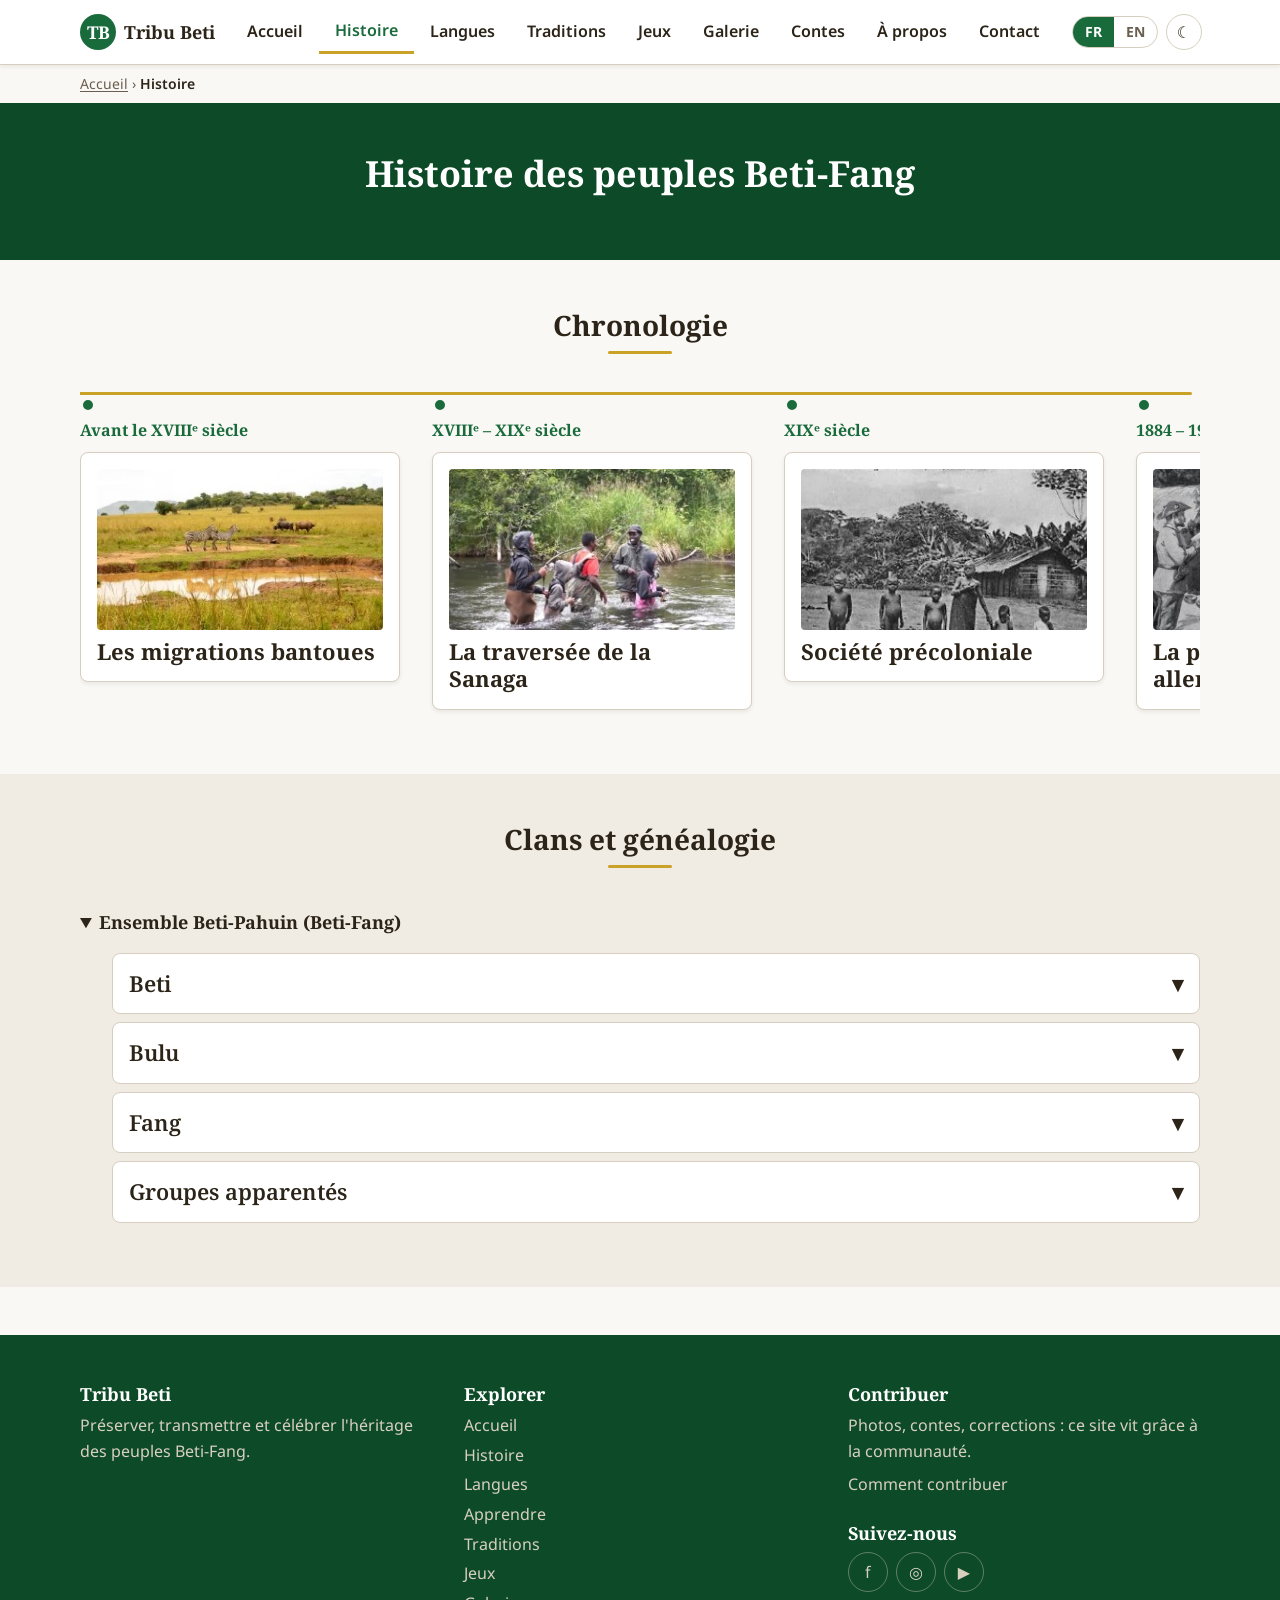
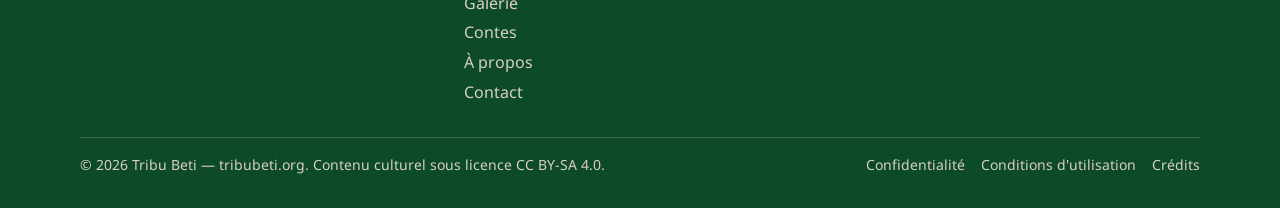
<file: pages/history.html>
<!DOCTYPE html>
<html lang="fr" data-theme="light">
<head>
  <meta charset="UTF-8">
  <meta name="viewport" content="width=device-width, initial-scale=1.0">
  <title>Histoire | Tribu Beti — Héritage &amp; Culture</title>
  <meta name="description" content="Histoire des peuples Beti, Bulu, Ewondo et Fang : migrations bantoues, traversée de la Sanaga, période coloniale, indépendance, clans et généalogie.">
  <link rel="canonical" href="https://tribubeti.org/pages/history.html">

  <meta property="og:type" content="article">
  <meta property="og:title" content="Histoire des peuples Beti-Fang">
  <meta property="og:description" content="Des migrations bantoues à nos jours : la grande histoire des Beti, Bulu, Ewondo et Fang.">
  <meta property="og:url" content="https://tribubeti.org/pages/history.html">
  <meta property="og:image" content="https://picsum.photos/seed/sanaga-river/1200/630">

  <script type="application/ld+json">
  {
    "@context": "https://schema.org",
    "@type": "Article",
    "headline": "Histoire des peuples Beti-Fang",
    "url": "https://tribubeti.org/pages/history.html",
    "inLanguage": ["fr", "en"],
    "about": "Histoire des peuples Beti, Bulu, Ewondo et Fang du Cameroun"
  }
  </script>

  <link rel="preconnect" href="https://fonts.googleapis.com">
  <link rel="preconnect" href="https://fonts.gstatic.com" crossorigin>
  <link href="https://fonts.googleapis.com/css2?family=Noto+Sans:wght@400;600;700&family=Noto+Serif:wght@400;700&display=swap" rel="stylesheet">

  <link rel="stylesheet" href="/assets/css/reset.css">
  <link rel="stylesheet" href="/assets/css/variables.css">
  <link rel="stylesheet" href="/assets/css/base.css">
  <link rel="stylesheet" href="/assets/css/components.css">
  <link rel="stylesheet" href="/assets/css/layout.css">
  <link rel="stylesheet" href="/assets/css/responsive.css">
  <link rel="icon" href="/assets/favicon/favicon.svg" type="image/svg+xml">
</head>
<body>
  <a class="skip-link" href="#main" data-i18n="a11y.skipToContent">Aller au contenu principal</a>
  <header class="site-header" id="header"></header>

  <div class="container">
    <nav class="breadcrumb" aria-label="Fil d'Ariane" data-i18n-aria-label="a11y.breadcrumb">
      <ol>
        <li><a href="/index.html" data-i18n="nav.home">Accueil</a></li>
        <li><span aria-current="page" data-i18n="nav.history">Histoire</span></li>
      </ol>
    </nav>
  </div>

  <main id="main">
    <section class="page-hero">
      <div class="container">
        <h1 class="page-hero__title" data-i18n="history.title">Histoire des peuples Beti-Fang</h1>
        <p class="page-hero__intro" data-i18n="history.intro"></p>
      </div>
    </section>

    <!-- Timeline: vertical on mobile, horizontal scroll strip ≥900px -->
    <section class="section" aria-labelledby="timeline-title" id="timeline">
      <div class="container">
        <h2 class="section-title" id="timeline-title" data-i18n="history.timelineTitle">Chronologie</h2>

        <ol class="timeline timeline--horizontal">
          <li class="timeline__item">
            <p class="timeline__date" data-i18n="history.e1Date">Avant le XVIIIᵉ siècle</p>
            <article class="timeline__card">
              <img data-image-key="history-bantu"
                   src="/assets/img/bantu-migration.jpg"
                   alt="" data-i18n-alt="history.e1Alt" loading="lazy">
              <h3 data-i18n="history.e1Title">Les migrations bantoues</h3>
              <p data-i18n="history.e1Text"></p>
            </article>
          </li>
          <li class="timeline__item">
            <p class="timeline__date" data-i18n="history.e2Date">XVIIIᵉ – XIXᵉ siècle</p>
            <article class="timeline__card">
              <img data-image-key="history-sanaga"
                   src="/assets/img/crossing-sanaga.jpg"
                   alt="" data-i18n-alt="history.e2Alt" loading="lazy">
              <h3 data-i18n="history.e2Title">La traversée de la Sanaga</h3>
              <!-- VERIFY: the Ngan Medza serpent-crossing legend — exact name and details vary by tradition; review with elders. -->
              <p data-i18n="history.e2Text"></p>
            </article>
          </li>
          <li class="timeline__item">
            <p class="timeline__date" data-i18n="history.e3Date">XIXᵉ siècle</p>
            <article class="timeline__card">
              <img data-image-key="history-precolonial"
                   src="/assets/img/pre-colonial.jpg"
                   alt="" data-i18n-alt="history.e3Alt" loading="lazy">
              <h3 data-i18n="history.e3Title">Société précoloniale</h3>
              <p data-i18n="history.e3Text"></p>
            </article>
          </li>
          <li class="timeline__item">
            <p class="timeline__date" data-i18n="history.e4Date">1884 – 1916</p>
            <article class="timeline__card">
              <img data-image-key="history-german"
                   src="/assets/img/german-cameroon.jpg"
                   alt="" data-i18n-alt="history.e4Alt" loading="lazy">
              <h3 data-i18n="history.e4Title">La période coloniale allemande</h3>
              <!-- VERIFY: dates of the Bulu resistance war (1899–1901) and Charles Atangana's exact titles. -->
              <p data-i18n="history.e4Text"></p>
            </article>
          </li>
          <li class="timeline__item">
            <p class="timeline__date" data-i18n="history.e5Date">1916 – 1960</p>
            <article class="timeline__card">
              <img data-image-key="history-mandate"
                   src="/assets/img/francais.jpg"
                   alt="" data-i18n-alt="history.e5Alt" loading="lazy">
              <h3 data-i18n="history.e5Title">Les mandats français et britannique</h3>
              <p data-i18n="history.e5Text"></p>
            </article>
          </li>
          <li class="timeline__item">
            <p class="timeline__date" data-i18n="history.e6Date">Figures marquantes</p>
            <article class="timeline__card">
              <img data-image-key="history-figures"
                   src="/assets/img/samba.jpg"
                   alt="" data-i18n-alt="history.e6Alt" loading="lazy">
              <h3 data-i18n="history.e6Title">Des personnalités qui ont marqué l'histoire</h3>
              <p data-i18n="history.e6Text"></p>
            </article>
          </li>
          <li class="timeline__item">
            <p class="timeline__date" data-i18n="history.e7Date">1960 – aujourd'hui</p>
            <article class="timeline__card">
              <img data-image-key="history-independence"
                   src="/assets/img/independance.jpg"
                   alt="" data-i18n-alt="history.e7Alt" loading="lazy">
              <h3 data-i18n="history.e7Title">De l'indépendance à nos jours</h3>
              <p data-i18n="history.e7Text"></p>
            </article>
          </li>
        </ol>
      </div>
    </section>

    <!-- Clans & genealogy: collapsible tree (native details/summary) -->
    <section class="section section--alt" aria-labelledby="clans-title" id="clans">
      <div class="container">
        <h2 class="section-title" id="clans-title" data-i18n="history.clansTitle">Clans et généalogie</h2>
        <p data-i18n="history.clansIntro"></p>

        <div style="margin-top:var(--space-lg)">
          <details open>
            <summary style="cursor:pointer;font-weight:700;font-family:var(--font-heading);font-size:var(--fs-md);padding:var(--space-sm) 0">
              <span data-i18n="history.treeRoot">Ensemble Beti-Pahuin (Beti-Fang)</span>
            </summary>
            <div class="accordion" style="margin-top:var(--space-sm);padding-left:var(--space-lg)">
              <div class="accordion__item">
                <h3>
                  <button class="accordion__trigger" type="button" aria-expanded="false" aria-controls="clan-beti">
                    <span data-i18n="history.treeBetiName">Beti</span>
                    <span class="accordion__icon" aria-hidden="true">▾</span>
                  </button>
                </h3>
                <div class="accordion__panel" id="clan-beti" hidden>
                  <p data-i18n="history.treeBetiText"></p>
                </div>
              </div>
              <div class="accordion__item">
                <h3>
                  <button class="accordion__trigger" type="button" aria-expanded="false" aria-controls="clan-bulu">
                    <span data-i18n="history.treeBuluName">Bulu</span>
                    <span class="accordion__icon" aria-hidden="true">▾</span>
                  </button>
                </h3>
                <div class="accordion__panel" id="clan-bulu" hidden>
                  <p data-i18n="history.treeBuluText"></p>
                </div>
              </div>
              <div class="accordion__item">
                <h3>
                  <button class="accordion__trigger" type="button" aria-expanded="false" aria-controls="clan-fang">
                    <span data-i18n="history.treeFangName">Fang</span>
                    <span class="accordion__icon" aria-hidden="true">▾</span>
                  </button>
                </h3>
                <div class="accordion__panel" id="clan-fang" hidden>
                  <p data-i18n="history.treeFangText"></p>
                </div>
              </div>
              <div class="accordion__item">
                <h3>
                  <button class="accordion__trigger" type="button" aria-expanded="false" aria-controls="clan-others">
                    <span data-i18n="history.treeOthersName">Groupes apparentés</span>
                    <span class="accordion__icon" aria-hidden="true">▾</span>
                  </button>
                </h3>
                <div class="accordion__panel" id="clan-others" hidden>
                  <p data-i18n="history.treeOthersText"></p>
                </div>
              </div>
            </div>
          </details>
          <p class="text-light" style="margin-top:var(--space-md);font-size:var(--fs-sm)" data-i18n="history.clansNote"></p>
        </div>
      </div>
    </section>
  </main>

  <footer class="site-footer" id="footer"></footer>
  <script type="module" src="/assets/js/main.js"></script>
</body>
</html>
</file>
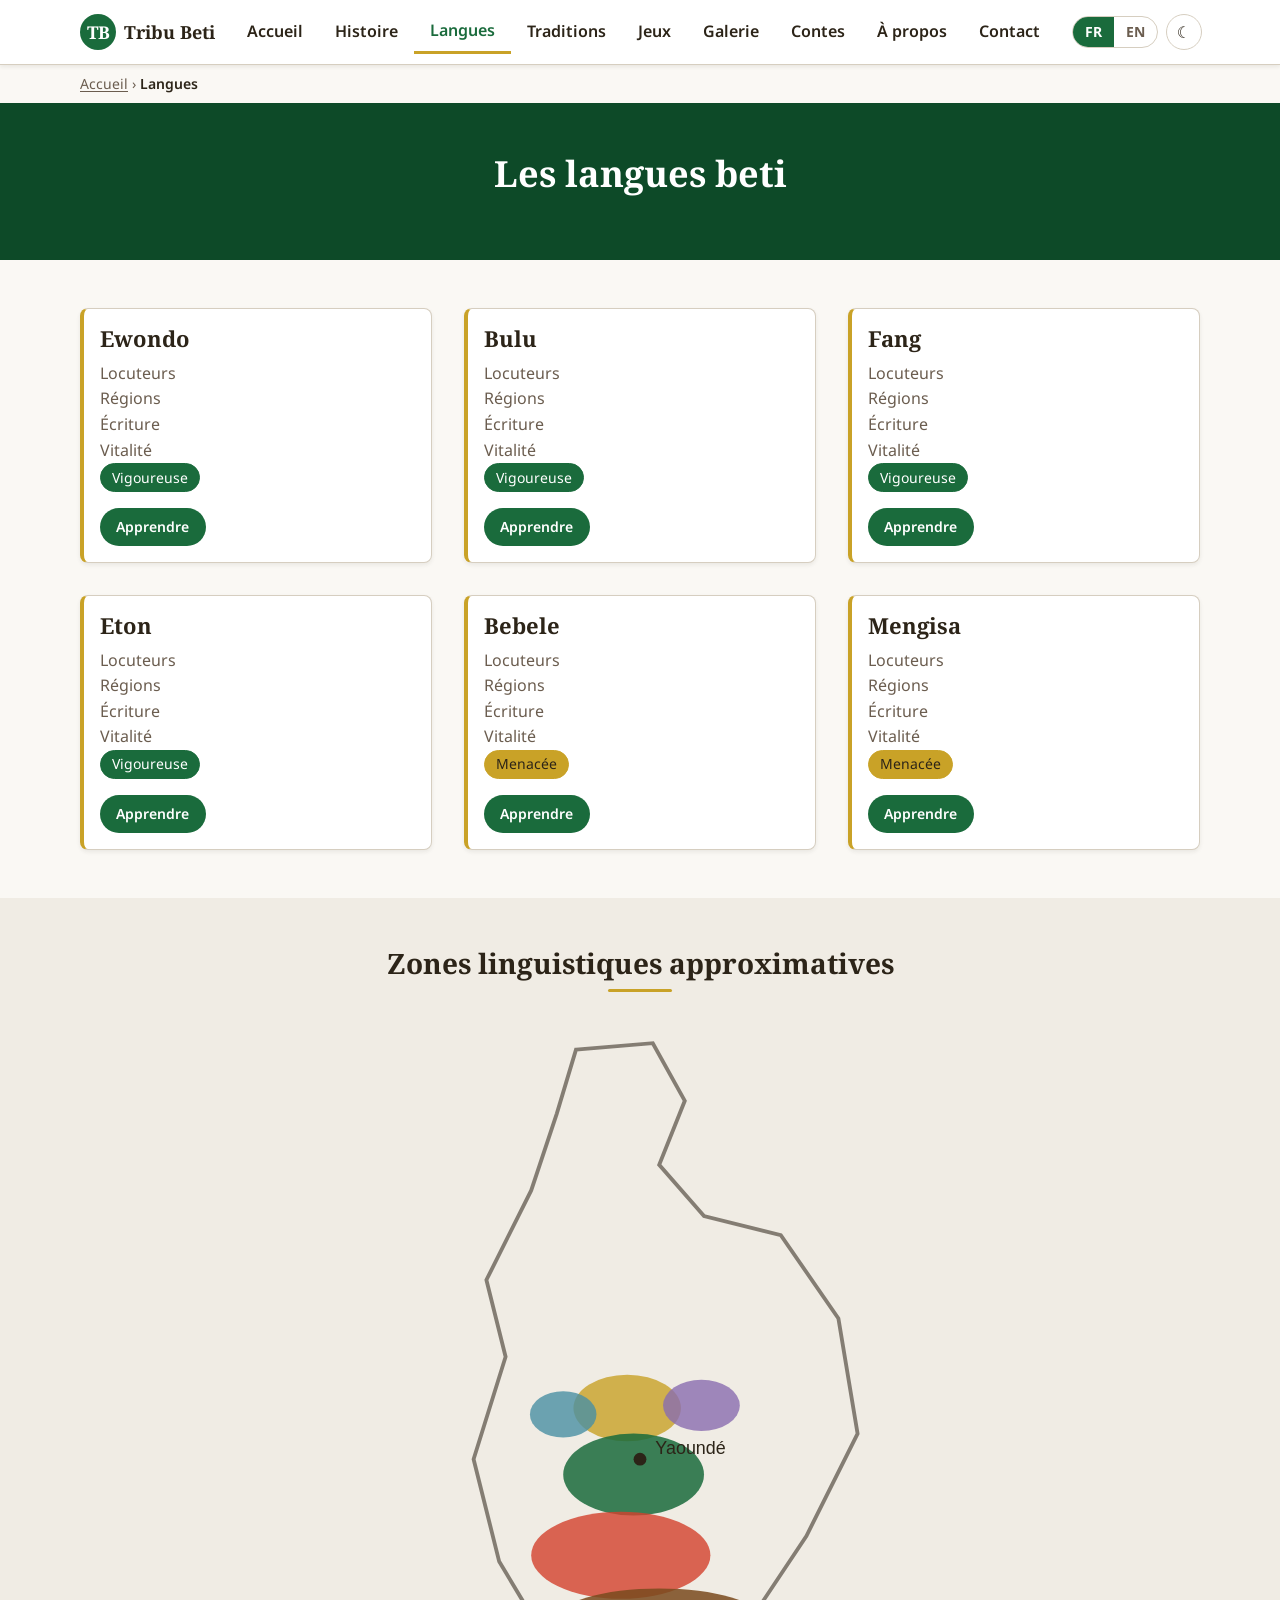
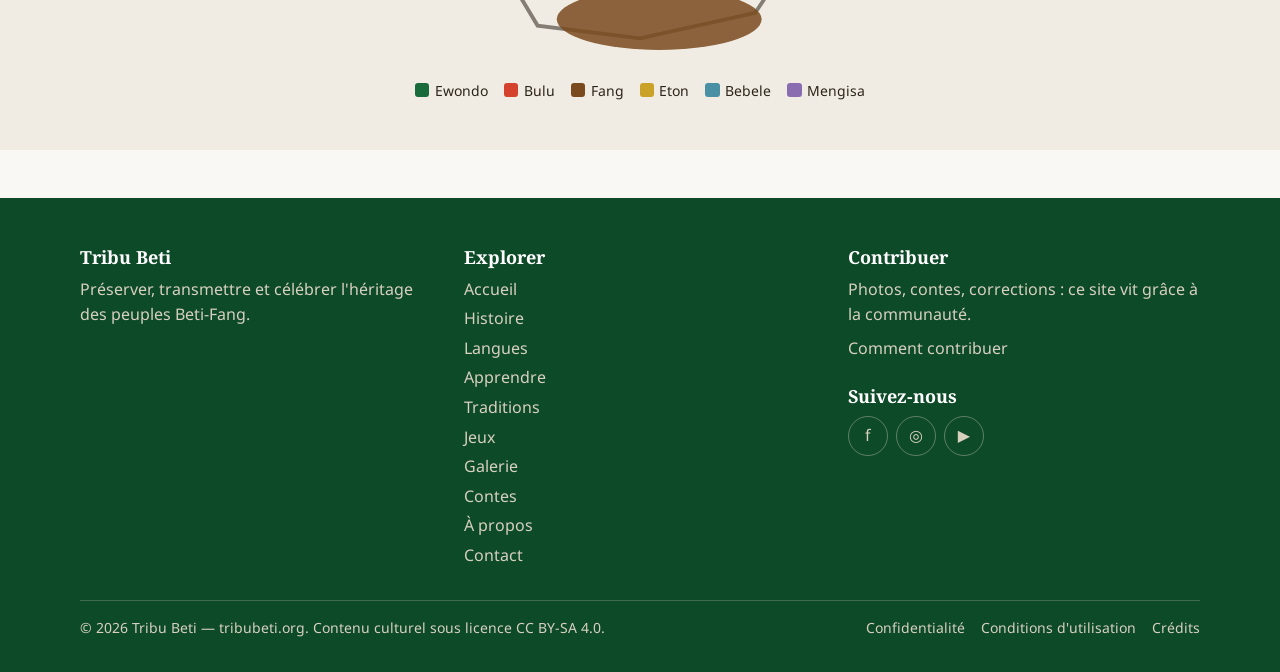
<file: pages/languages.html>
<!DOCTYPE html>
<html lang="fr" data-theme="light">
<head>
  <meta charset="UTF-8">
  <meta name="viewport" content="width=device-width, initial-scale=1.0">
  <title>Langues | Tribu Beti — Héritage &amp; Culture</title>
  <meta name="description" content="Les langues beti du Cameroun : ewondo, bulu, fang, eton, bebele, mengisa. Locuteurs, régions, écriture et vitalité, avec des leçons pour apprendre.">
  <link rel="canonical" href="https://tribubeti.org/pages/languages.html">

  <meta property="og:type" content="website">
  <meta property="og:title" content="Les langues beti">
  <meta property="og:description" content="Ewondo, bulu, fang, eton… découvrez et apprenez les langues beti du Cameroun.">
  <meta property="og:url" content="https://tribubeti.org/pages/languages.html">
  <meta property="og:image" content="https://picsum.photos/seed/village-talk/1200/630">

  <script type="application/ld+json">
  {
    "@context": "https://schema.org",
    "@type": "WebPage",
    "name": "Les langues beti",
    "url": "https://tribubeti.org/pages/languages.html",
    "inLanguage": ["fr", "en"]
  }
  </script>

  <link rel="preconnect" href="https://fonts.googleapis.com">
  <link rel="preconnect" href="https://fonts.gstatic.com" crossorigin>
  <link href="https://fonts.googleapis.com/css2?family=Noto+Sans:wght@400;600;700&family=Noto+Serif:wght@400;700&display=swap" rel="stylesheet">

  <link rel="stylesheet" href="/assets/css/reset.css">
  <link rel="stylesheet" href="/assets/css/variables.css">
  <link rel="stylesheet" href="/assets/css/base.css">
  <link rel="stylesheet" href="/assets/css/components.css">
  <link rel="stylesheet" href="/assets/css/layout.css">
  <link rel="stylesheet" href="/assets/css/responsive.css">
  <link rel="icon" href="/assets/favicon/favicon.svg" type="image/svg+xml">
</head>
<body>
  <a class="skip-link" href="#main" data-i18n="a11y.skipToContent">Aller au contenu principal</a>
  <header class="site-header" id="header"></header>

  <div class="container">
    <nav class="breadcrumb" aria-label="Fil d'Ariane" data-i18n-aria-label="a11y.breadcrumb">
      <ol>
        <li><a href="/index.html" data-i18n="nav.home">Accueil</a></li>
        <li><span aria-current="page" data-i18n="nav.languages">Langues</span></li>
      </ol>
    </nav>
  </div>

  <main id="main">
    <section class="page-hero">
      <div class="container">
        <h1 class="page-hero__title" data-i18n="languages.title">Les langues beti</h1>
        <p class="page-hero__intro" data-i18n="languages.intro"></p>
      </div>
    </section>

    <!-- Language cards -->
    <!-- VERIFY: all speaker counts are placeholders drawn from older estimates; confirm against a current Ethnologue/DBLC source. -->
    <section class="section" aria-labelledby="cards-title">
      <div class="container">
        <h2 class="visually-hidden" id="cards-title" data-i18n="languages.title">Les langues beti</h2>
        <div class="grid grid--3">

          <article class="card card--feature">
            <div class="card__body">
              <h3 class="card__title" data-i18n="languages.ewondoName">Ewondo</h3>
              <dl>
                <dt class="text-light" data-i18n="languages.speakersLabel">Locuteurs</dt>
                <dd data-i18n="languages.ewondoSpeakers"></dd>
                <dt class="text-light" data-i18n="languages.regionsLabel">Régions</dt>
                <dd data-i18n="languages.ewondoRegions"></dd>
                <dt class="text-light" data-i18n="languages.writingLabel">Écriture</dt>
                <dd data-i18n="languages.ewondoWriting"></dd>
                <dt class="text-light" data-i18n="languages.statusLabel">Vitalité</dt>
                <dd><span class="tag tag--category" data-i18n="languages.ewondoStatus">Vigoureuse</span></dd>
              </dl>
              <p class="card__footer"><a class="btn btn--primary btn--sm" href="/pages/learn-language.html" data-i18n="languages.learnCta">Apprendre</a></p>
            </div>
          </article>

          <article class="card card--feature">
            <div class="card__body">
              <h3 class="card__title" data-i18n="languages.buluName">Bulu</h3>
              <dl>
                <dt class="text-light" data-i18n="languages.speakersLabel">Locuteurs</dt>
                <dd data-i18n="languages.buluSpeakers"></dd>
                <dt class="text-light" data-i18n="languages.regionsLabel">Régions</dt>
                <dd data-i18n="languages.buluRegions"></dd>
                <dt class="text-light" data-i18n="languages.writingLabel">Écriture</dt>
                <dd data-i18n="languages.buluWriting"></dd>
                <dt class="text-light" data-i18n="languages.statusLabel">Vitalité</dt>
                <dd><span class="tag tag--category" data-i18n="languages.buluStatus">Vigoureuse</span></dd>
              </dl>
              <p class="card__footer"><a class="btn btn--primary btn--sm" href="/pages/learn-language.html" data-i18n="languages.learnCta">Apprendre</a></p>
            </div>
          </article>

          <article class="card card--feature">
            <div class="card__body">
              <h3 class="card__title" data-i18n="languages.fangName">Fang</h3>
              <dl>
                <dt class="text-light" data-i18n="languages.speakersLabel">Locuteurs</dt>
                <dd data-i18n="languages.fangSpeakers"></dd>
                <dt class="text-light" data-i18n="languages.regionsLabel">Régions</dt>
                <dd data-i18n="languages.fangRegions"></dd>
                <dt class="text-light" data-i18n="languages.writingLabel">Écriture</dt>
                <dd data-i18n="languages.fangWriting"></dd>
                <dt class="text-light" data-i18n="languages.statusLabel">Vitalité</dt>
                <dd><span class="tag tag--category" data-i18n="languages.fangStatus">Vigoureuse</span></dd>
              </dl>
              <p class="card__footer"><a class="btn btn--primary btn--sm" href="/pages/learn-language.html" data-i18n="languages.learnCta">Apprendre</a></p>
            </div>
          </article>

          <article class="card card--feature">
            <div class="card__body">
              <h3 class="card__title" data-i18n="languages.etonName">Eton</h3>
              <dl>
                <dt class="text-light" data-i18n="languages.speakersLabel">Locuteurs</dt>
                <dd data-i18n="languages.etonSpeakers"></dd>
                <dt class="text-light" data-i18n="languages.regionsLabel">Régions</dt>
                <dd data-i18n="languages.etonRegions"></dd>
                <dt class="text-light" data-i18n="languages.writingLabel">Écriture</dt>
                <dd data-i18n="languages.etonWriting"></dd>
                <dt class="text-light" data-i18n="languages.statusLabel">Vitalité</dt>
                <dd><span class="tag tag--category" data-i18n="languages.etonStatus">Vigoureuse</span></dd>
              </dl>
              <p class="card__footer"><a class="btn btn--primary btn--sm" href="/pages/learn-language.html" data-i18n="languages.learnCta">Apprendre</a></p>
            </div>
          </article>

          <article class="card card--feature">
            <div class="card__body">
              <h3 class="card__title" data-i18n="languages.bebeleName">Bebele</h3>
              <dl>
                <dt class="text-light" data-i18n="languages.speakersLabel">Locuteurs</dt>
                <dd data-i18n="languages.bebeleSpeakers"></dd>
                <dt class="text-light" data-i18n="languages.regionsLabel">Régions</dt>
                <dd data-i18n="languages.bebeleRegions"></dd>
                <dt class="text-light" data-i18n="languages.writingLabel">Écriture</dt>
                <dd data-i18n="languages.bebeleWriting"></dd>
                <dt class="text-light" data-i18n="languages.statusLabel">Vitalité</dt>
                <dd><span class="tag tag--gold" data-i18n="languages.bebeleStatus">Menacée</span></dd>
              </dl>
              <p class="card__footer"><a class="btn btn--primary btn--sm" href="/pages/learn-language.html" data-i18n="languages.learnCta">Apprendre</a></p>
            </div>
          </article>

          <article class="card card--feature">
            <div class="card__body">
              <h3 class="card__title" data-i18n="languages.mengisaName">Mengisa</h3>
              <dl>
                <dt class="text-light" data-i18n="languages.speakersLabel">Locuteurs</dt>
                <dd data-i18n="languages.mengisaSpeakers"></dd>
                <dt class="text-light" data-i18n="languages.regionsLabel">Régions</dt>
                <dd data-i18n="languages.mengisaRegions"></dd>
                <dt class="text-light" data-i18n="languages.writingLabel">Écriture</dt>
                <dd data-i18n="languages.mengisaWriting"></dd>
                <dt class="text-light" data-i18n="languages.statusLabel">Vitalité</dt>
                <dd><span class="tag tag--gold" data-i18n="languages.mengisaStatus">Menacée</span></dd>
              </dl>
              <p class="card__footer"><a class="btn btn--primary btn--sm" href="/pages/learn-language.html" data-i18n="languages.learnCta">Apprendre</a></p>
            </div>
          </article>

        </div>
      </div>
    </section>

    <!-- Schematic SVG map of language zones -->
    <section class="section section--alt" aria-labelledby="map-title">
      <div class="container">
        <h2 class="section-title" id="map-title" data-i18n="languages.mapTitle">Zones linguistiques approximatives</h2>
        <figure class="lang-map">
          <!-- VERIFY: stylized outline of Cameroon; zones are indicative only, not survey data. -->
          <svg viewBox="0 0 400 500" role="img" aria-labelledby="map-svg-title" xmlns="http://www.w3.org/2000/svg">
            <title id="map-svg-title">Carte schématique du Cameroun avec les zones des langues beti / Schematic map of Cameroon with Beti language zones</title>
            <!-- Country outline (stylized) -->
            <path d="M150 20 L210 15 L235 60 L215 110 L250 150 L310 165 L355 230 L370 320 L330 400 L290 460 L200 480 L120 470 L90 420 L70 340 L95 260 L80 200 L115 130 L135 70 Z"
                  fill="none" stroke="currentColor" stroke-width="3" opacity="0.55"/>
            <!-- Eton — Lékié, north of Yaoundé -->
            <ellipse cx="190" cy="300" rx="42" ry="26" fill="#c9a227" opacity="0.8"/>
            <!-- Mengisa / Bebele — flanks -->
            <ellipse cx="248" cy="298" rx="30" ry="20" fill="#8a6db1" opacity="0.8"/>
            <ellipse cx="140" cy="305" rx="26" ry="18" fill="#4a90a4" opacity="0.8"/>
            <!-- Ewondo — around Yaoundé -->
            <ellipse cx="195" cy="352" rx="55" ry="32" fill="#1a6b3c" opacity="0.85"/>
            <!-- Bulu — South Region -->
            <ellipse cx="185" cy="415" rx="70" ry="34" fill="#d4422e" opacity="0.8"/>
            <!-- Fang — far south, cross-border -->
            <ellipse cx="215" cy="465" rx="80" ry="24" fill="#7a4a1e" opacity="0.85"/>
            <!-- Yaoundé marker -->
            <circle cx="200" cy="340" r="5" fill="currentColor"/>
            <text x="212" y="336" font-size="14" fill="currentColor" font-family="sans-serif">Yaoundé</text>
          </svg>
          <figcaption class="text-light" style="margin-top:var(--space-sm);font-size:var(--fs-sm)" data-i18n="languages.mapCaption"></figcaption>
          <ul class="lang-map__legend">
            <li><span class="lang-map__swatch" style="background:#1a6b3c"></span><span data-i18n="languages.ewondoName">Ewondo</span></li>
            <li><span class="lang-map__swatch" style="background:#d4422e"></span><span data-i18n="languages.buluName">Bulu</span></li>
            <li><span class="lang-map__swatch" style="background:#7a4a1e"></span><span data-i18n="languages.fangName">Fang</span></li>
            <li><span class="lang-map__swatch" style="background:#c9a227"></span><span data-i18n="languages.etonName">Eton</span></li>
            <li><span class="lang-map__swatch" style="background:#4a90a4"></span><span data-i18n="languages.bebeleName">Bebele</span></li>
            <li><span class="lang-map__swatch" style="background:#8a6db1"></span><span data-i18n="languages.mengisaName">Mengisa</span></li>
          </ul>
        </figure>
      </div>
    </section>
  </main>

  <footer class="site-footer" id="footer"></footer>
  <script type="module" src="/assets/js/main.js"></script>
</body>
</html>
</file>
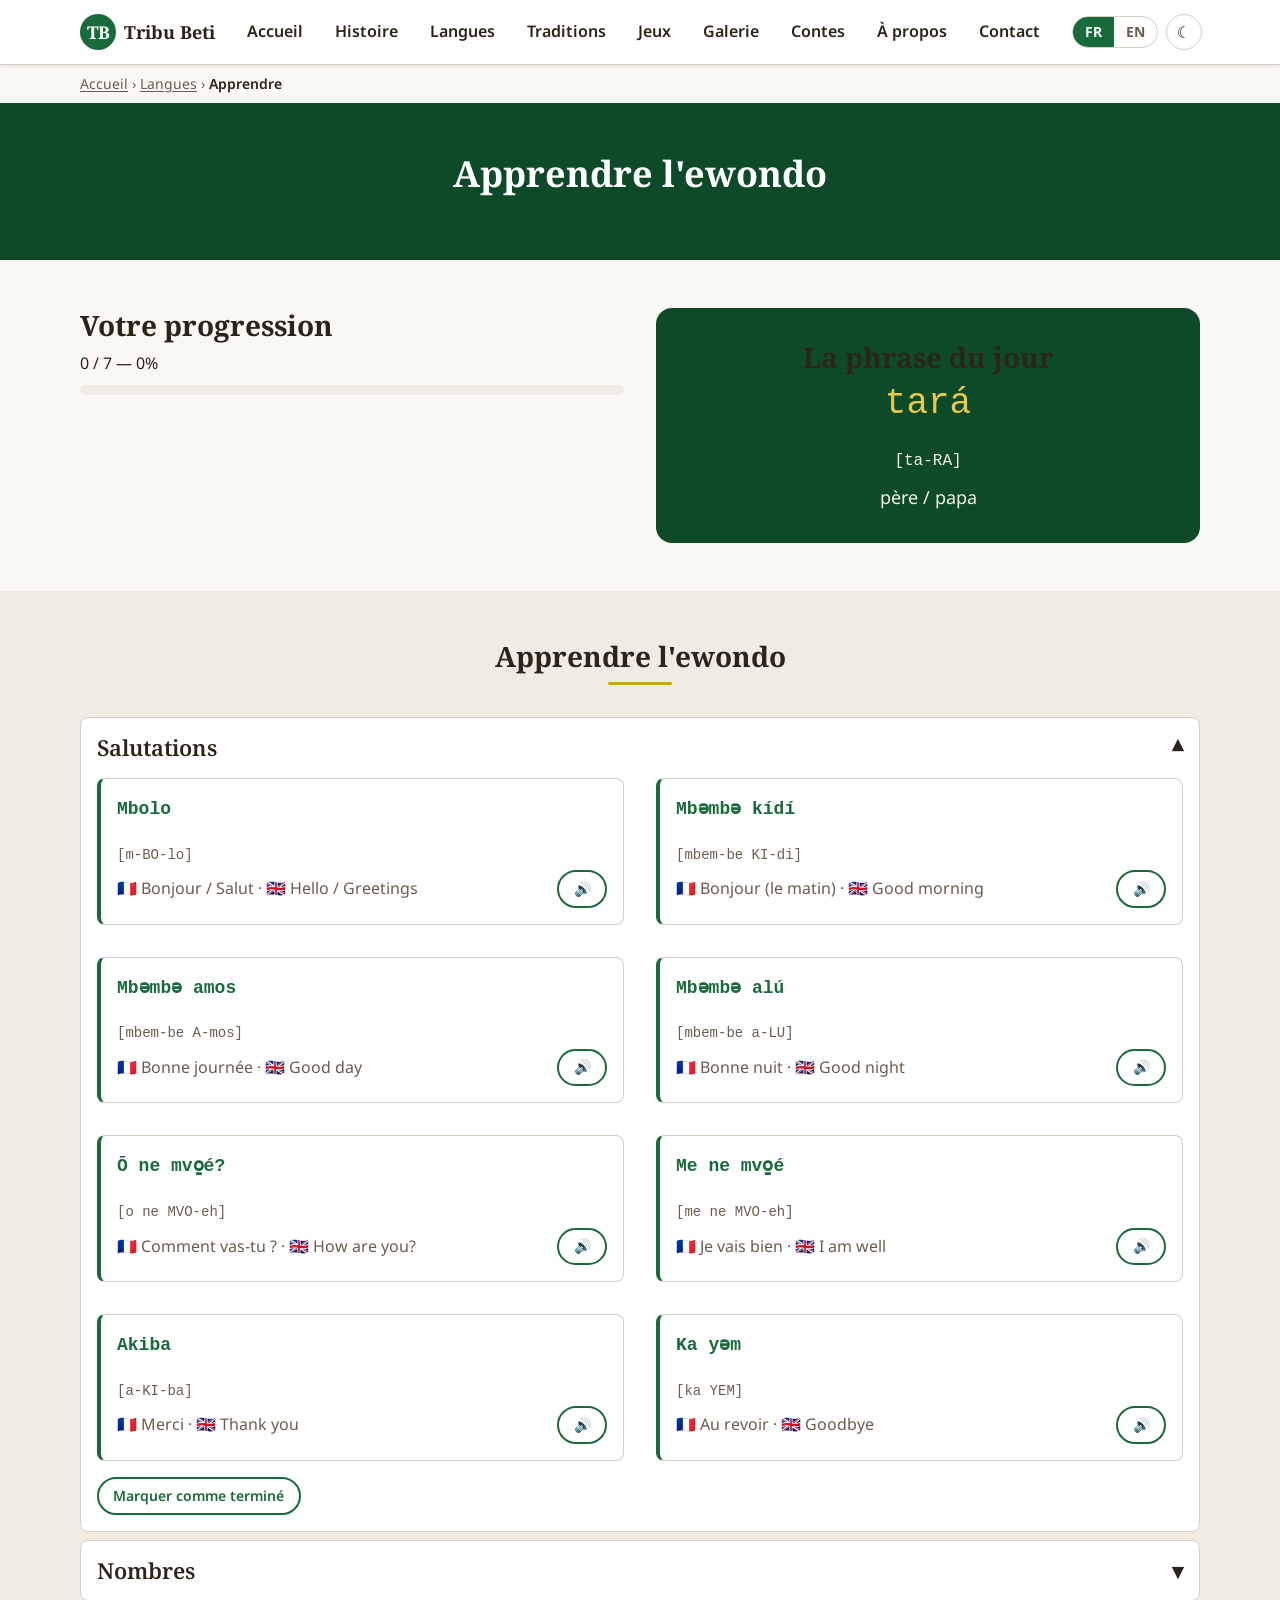
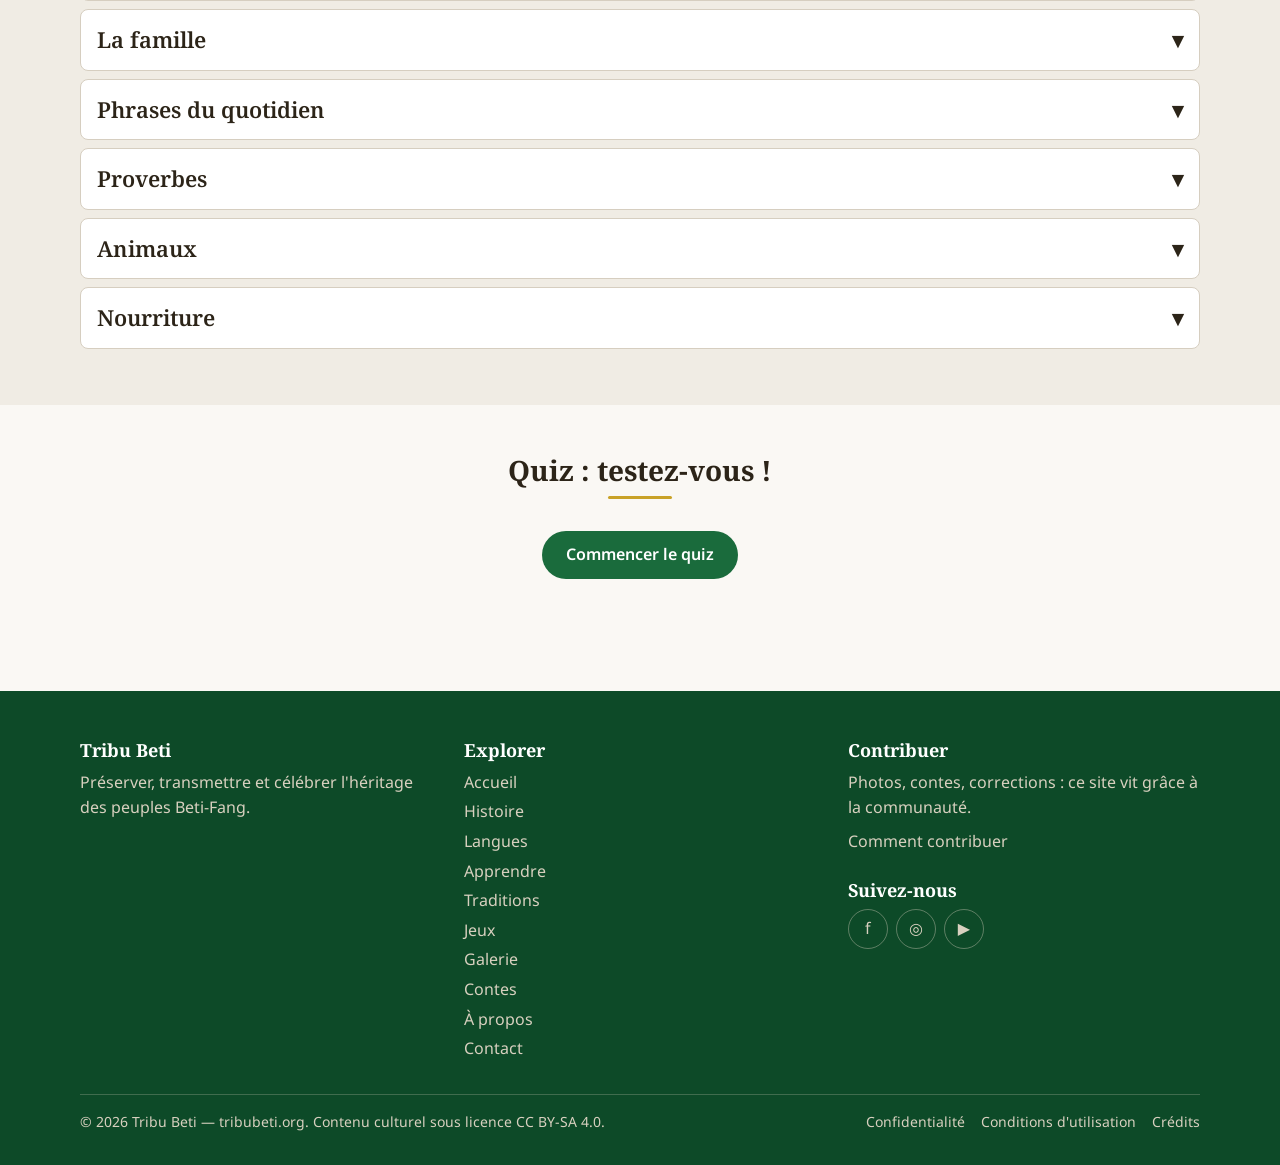
<file: pages/learn-language.html>
<!DOCTYPE html>
<html lang="fr" data-theme="light">
<head>
  <meta charset="UTF-8">
  <meta name="viewport" content="width=device-width, initial-scale=1.0">
  <title>Apprendre l'ewondo | Tribu Beti — Héritage &amp; Culture</title>
  <meta name="description" content="Leçons interactives d'ewondo : salutations, nombres, famille, phrases du quotidien, proverbes, animaux, nourriture. Avec quiz et suivi de progression.">
  <link rel="canonical" href="https://tribubeti.org/pages/learn-language.html">

  <meta property="og:type" content="website">
  <meta property="og:title" content="Apprendre l'ewondo">
  <meta property="og:description" content="Leçons interactives et quiz pour apprendre les langues beti.">
  <meta property="og:url" content="https://tribubeti.org/pages/learn-language.html">
  <meta property="og:image" content="https://picsum.photos/seed/village-talk/1200/630">

  <script type="application/ld+json">
  {
    "@context": "https://schema.org",
    "@type": "LearningResource",
    "name": "Leçons interactives d'ewondo",
    "url": "https://tribubeti.org/pages/learn-language.html",
    "inLanguage": ["fr", "en"],
    "teaches": "Langue ewondo (langues beti du Cameroun)"
  }
  </script>

  <link rel="preconnect" href="https://fonts.googleapis.com">
  <link rel="preconnect" href="https://fonts.gstatic.com" crossorigin>
  <link href="https://fonts.googleapis.com/css2?family=Noto+Sans:wght@400;600;700&family=Noto+Serif:wght@400;700&display=swap" rel="stylesheet">

  <link rel="stylesheet" href="/assets/css/reset.css">
  <link rel="stylesheet" href="/assets/css/variables.css">
  <link rel="stylesheet" href="/assets/css/base.css">
  <link rel="stylesheet" href="/assets/css/components.css">
  <link rel="stylesheet" href="/assets/css/layout.css">
  <link rel="stylesheet" href="/assets/css/responsive.css">
  <link rel="icon" href="/assets/favicon/favicon.svg" type="image/svg+xml">
</head>
<body>
  <a class="skip-link" href="#main" data-i18n="a11y.skipToContent">Aller au contenu principal</a>
  <header class="site-header" id="header"></header>

  <div class="container">
    <nav class="breadcrumb" aria-label="Fil d'Ariane" data-i18n-aria-label="a11y.breadcrumb">
      <ol>
        <li><a href="/index.html" data-i18n="nav.home">Accueil</a></li>
        <li><a href="/pages/languages.html" data-i18n="nav.languages">Langues</a></li>
        <li><span aria-current="page" data-i18n="nav.learn">Apprendre</span></li>
      </ol>
    </nav>
  </div>

  <main id="main">
    <section class="page-hero">
      <div class="container">
        <h1 class="page-hero__title" data-i18n="learn.title">Apprendre l'ewondo</h1>
        <p class="page-hero__intro" data-i18n="learn.intro"></p>
      </div>
    </section>

    <!-- Progress + phrase of the day -->
    <section class="section" aria-labelledby="progress-title">
      <div class="container two-col">
        <div>
          <h2 id="progress-title" data-i18n="learn.progressTitle">Votre progression</h2>
          <p data-progress-label style="margin:var(--space-sm) 0">0 / 7 — 0%</p>
          <div class="progress-bar" role="progressbar" aria-labelledby="progress-title" aria-valuemin="0" aria-valuemax="100">
            <div class="progress-bar__fill"></div>
          </div>
        </div>
        <aside class="word-of-day" data-phrase-of-day aria-labelledby="pod-title">
          <h2 id="pod-title" data-i18n="learn.phraseOfDayTitle">La phrase du jour</h2>
          <p class="word-of-day__word beti-text" lang="ewo"></p>
          <p class="word-of-day__phonetic beti-text"></p>
          <p class="word-of-day__translation"></p>
        </aside>
      </div>
    </section>

    <!-- Lesson categories (cards rendered by lessons.js) -->
    <section class="section section--alt" aria-labelledby="lessons-title">
      <div class="container">
        <h2 class="section-title" id="lessons-title" data-i18n="learn.title">Apprendre l'ewondo</h2>

        <!-- VERIFY: all Ewondo phrases and tones in assets/js/lessons.js should be reviewed by native speakers. -->
        <div class="accordion">
          <div class="accordion__item">
            <h3>
              <button class="accordion__trigger" type="button" aria-expanded="true" aria-controls="cat-greetings">
                <span data-i18n="learn.catGreetings">Salutations</span>
                <span class="accordion__icon" aria-hidden="true">▾</span>
              </button>
            </h3>
            <div class="accordion__panel" id="cat-greetings">
              <div class="grid grid--2" data-lesson-list="greetings" style="margin-bottom:var(--space-md)"></div>
              <button class="btn btn--ghost btn--sm" type="button" data-complete="greetings" data-i18n="learn.markComplete">Marquer comme terminé</button>
            </div>
          </div>

          <div class="accordion__item">
            <h3>
              <button class="accordion__trigger" type="button" aria-expanded="false" aria-controls="cat-numbers">
                <span data-i18n="learn.catNumbers">Nombres</span>
                <span class="accordion__icon" aria-hidden="true">▾</span>
              </button>
            </h3>
            <div class="accordion__panel" id="cat-numbers" hidden>
              <div class="grid grid--2" data-lesson-list="numbers" style="margin-bottom:var(--space-md)"></div>
              <button class="btn btn--ghost btn--sm" type="button" data-complete="numbers" data-i18n="learn.markComplete">Marquer comme terminé</button>
            </div>
          </div>

          <div class="accordion__item">
            <h3>
              <button class="accordion__trigger" type="button" aria-expanded="false" aria-controls="cat-family">
                <span data-i18n="learn.catFamily">La famille</span>
                <span class="accordion__icon" aria-hidden="true">▾</span>
              </button>
            </h3>
            <div class="accordion__panel" id="cat-family" hidden>
              <div class="grid grid--2" data-lesson-list="family" style="margin-bottom:var(--space-md)"></div>
              <button class="btn btn--ghost btn--sm" type="button" data-complete="family" data-i18n="learn.markComplete">Marquer comme terminé</button>
            </div>
          </div>

          <div class="accordion__item">
            <h3>
              <button class="accordion__trigger" type="button" aria-expanded="false" aria-controls="cat-phrases">
                <span data-i18n="learn.catPhrases">Phrases du quotidien</span>
                <span class="accordion__icon" aria-hidden="true">▾</span>
              </button>
            </h3>
            <div class="accordion__panel" id="cat-phrases" hidden>
              <div class="grid grid--2" data-lesson-list="phrases" style="margin-bottom:var(--space-md)"></div>
              <button class="btn btn--ghost btn--sm" type="button" data-complete="phrases" data-i18n="learn.markComplete">Marquer comme terminé</button>
            </div>
          </div>

          <div class="accordion__item">
            <h3>
              <button class="accordion__trigger" type="button" aria-expanded="false" aria-controls="cat-proverbs">
                <span data-i18n="learn.catProverbs">Proverbes</span>
                <span class="accordion__icon" aria-hidden="true">▾</span>
              </button>
            </h3>
            <div class="accordion__panel" id="cat-proverbs" hidden>
              <div class="grid grid--2" data-lesson-list="proverbs" style="margin-bottom:var(--space-md)"></div>
              <button class="btn btn--ghost btn--sm" type="button" data-complete="proverbs" data-i18n="learn.markComplete">Marquer comme terminé</button>
            </div>
          </div>

          <div class="accordion__item">
            <h3>
              <button class="accordion__trigger" type="button" aria-expanded="false" aria-controls="cat-animals">
                <span data-i18n="learn.catAnimals">Animaux</span>
                <span class="accordion__icon" aria-hidden="true">▾</span>
              </button>
            </h3>
            <div class="accordion__panel" id="cat-animals" hidden>
              <div class="grid grid--2" data-lesson-list="animals" style="margin-bottom:var(--space-md)"></div>
              <button class="btn btn--ghost btn--sm" type="button" data-complete="animals" data-i18n="learn.markComplete">Marquer comme terminé</button>
            </div>
          </div>

          <div class="accordion__item">
            <h3>
              <button class="accordion__trigger" type="button" aria-expanded="false" aria-controls="cat-food">
                <span data-i18n="learn.catFood">Nourriture</span>
                <span class="accordion__icon" aria-hidden="true">▾</span>
              </button>
            </h3>
            <div class="accordion__panel" id="cat-food" hidden>
              <div class="grid grid--2" data-lesson-list="food" style="margin-bottom:var(--space-md)"></div>
              <button class="btn btn--ghost btn--sm" type="button" data-complete="food" data-i18n="learn.markComplete">Marquer comme terminé</button>
            </div>
          </div>
        </div>
      </div>
    </section>

    <!-- Quiz -->
    <section class="section" aria-labelledby="quiz-title">
      <div class="container" style="max-width:38rem">
        <h2 class="section-title" id="quiz-title" data-i18n="learn.quizTitle">Quiz : testez-vous !</h2>
        <p class="text-center" data-i18n="learn.quizIntro"></p>
        <p class="text-center" style="margin:var(--space-md) 0">
          <button class="btn btn--primary" type="button" data-quiz-start data-i18n="learn.quizStart">Commencer le quiz</button>
        </p>
        <div class="quiz" data-quiz aria-live="polite"></div>
      </div>
    </section>
  </main>

  <footer class="site-footer" id="footer"></footer>
  <script type="module" src="/assets/js/main.js"></script>
  <script type="module" src="/assets/js/lessons.js"></script>
</body>
</html>
</file>
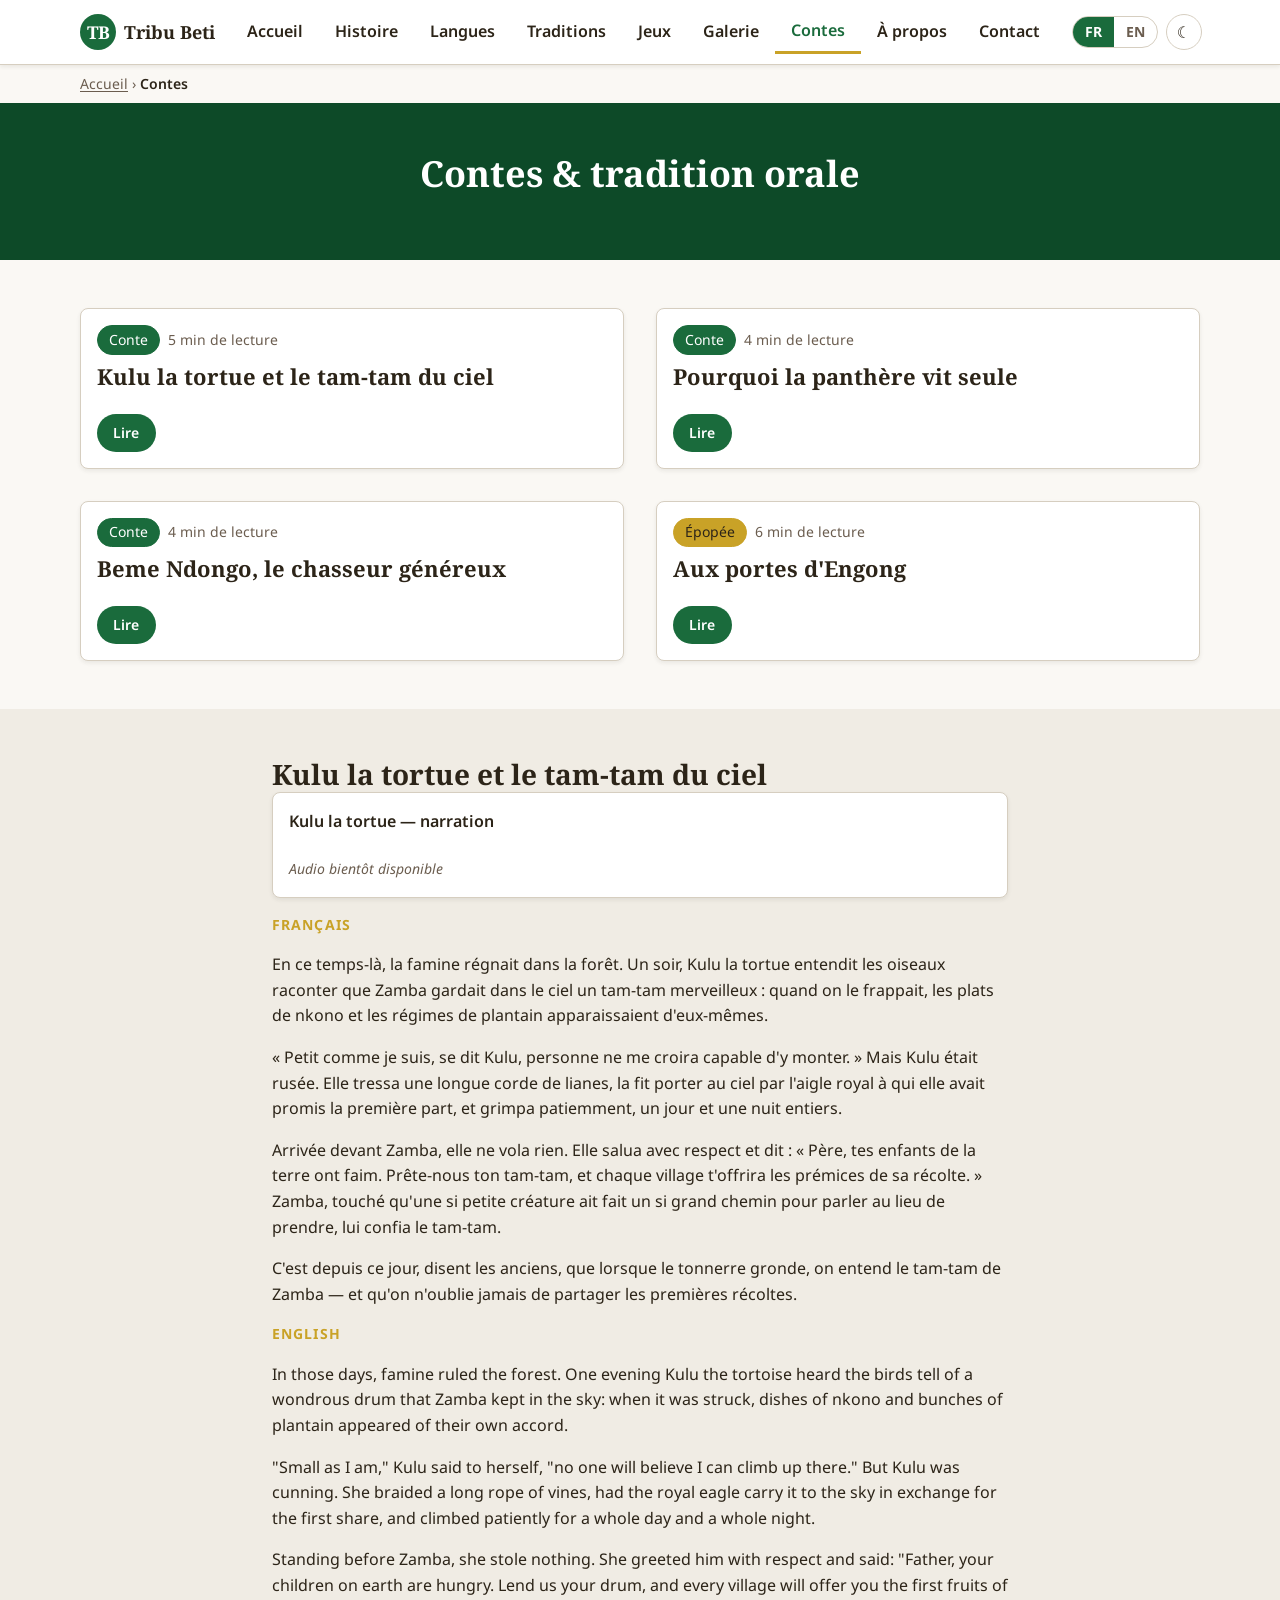
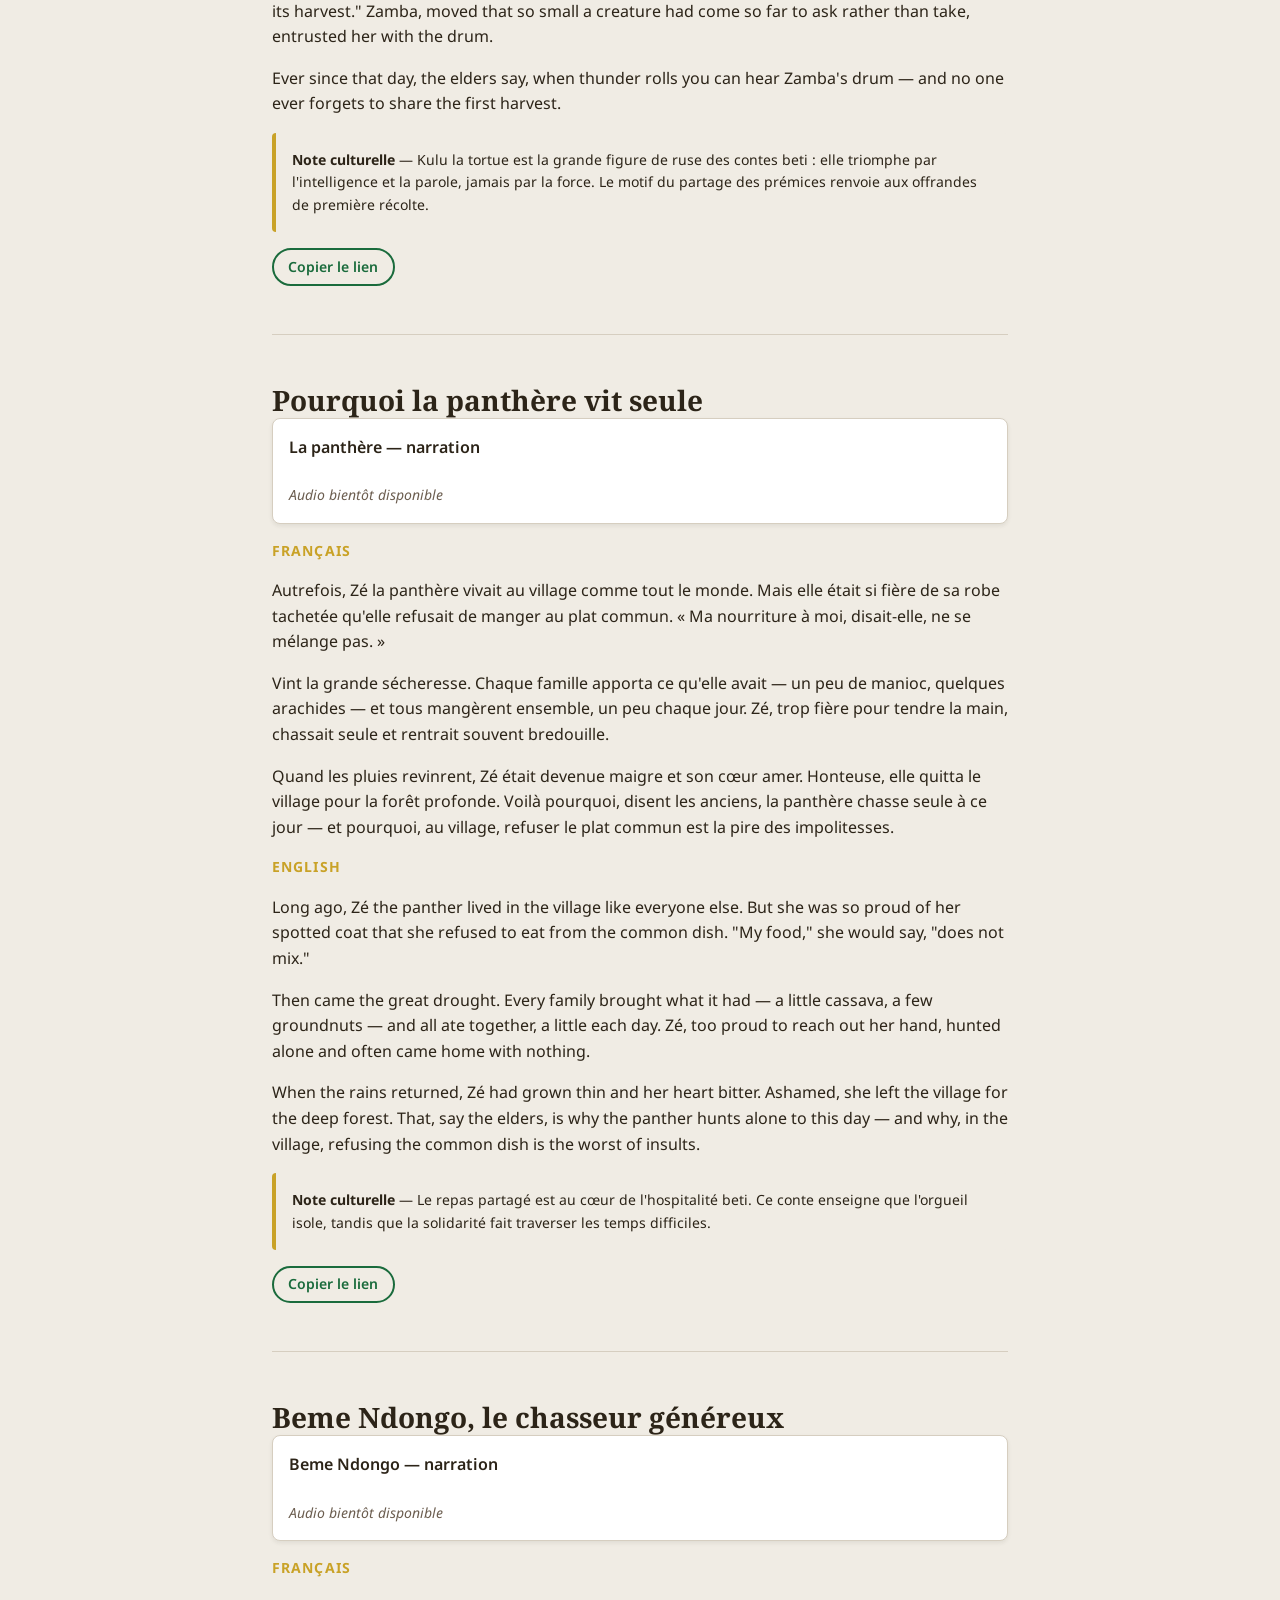
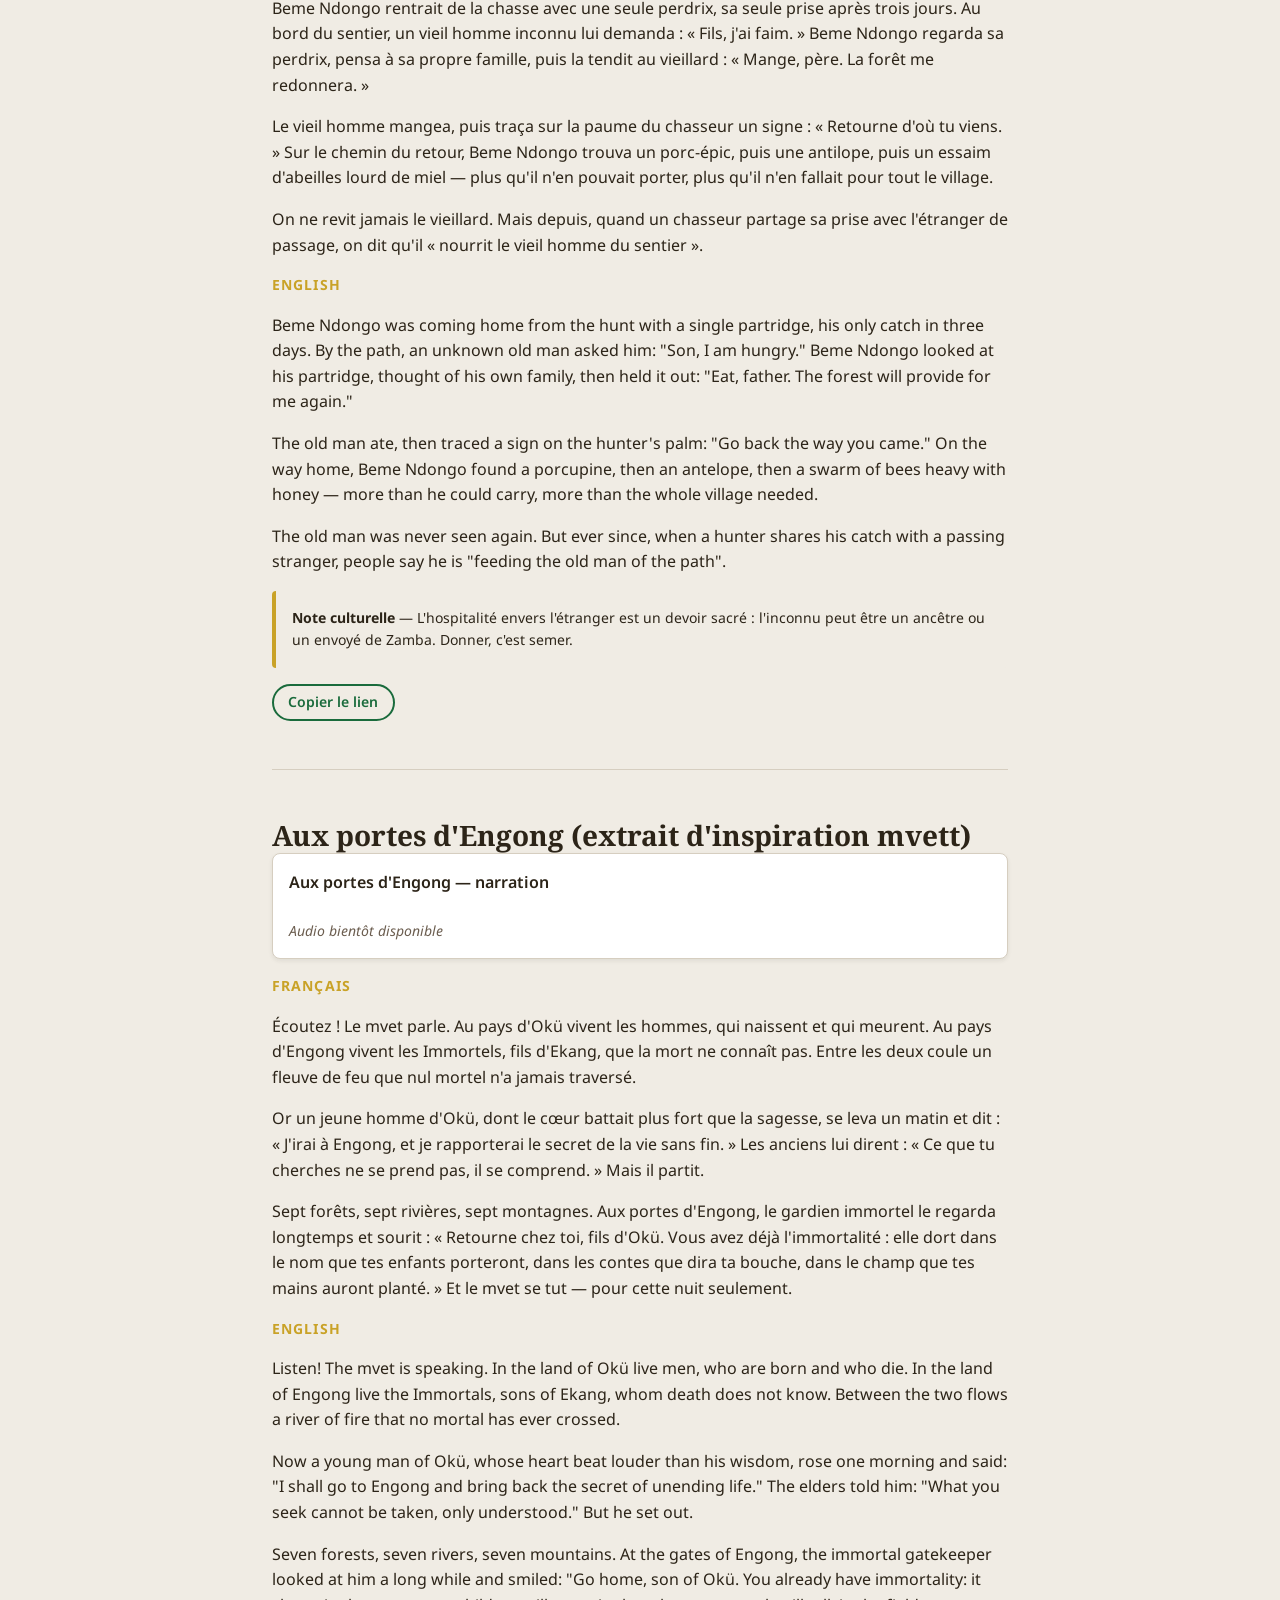
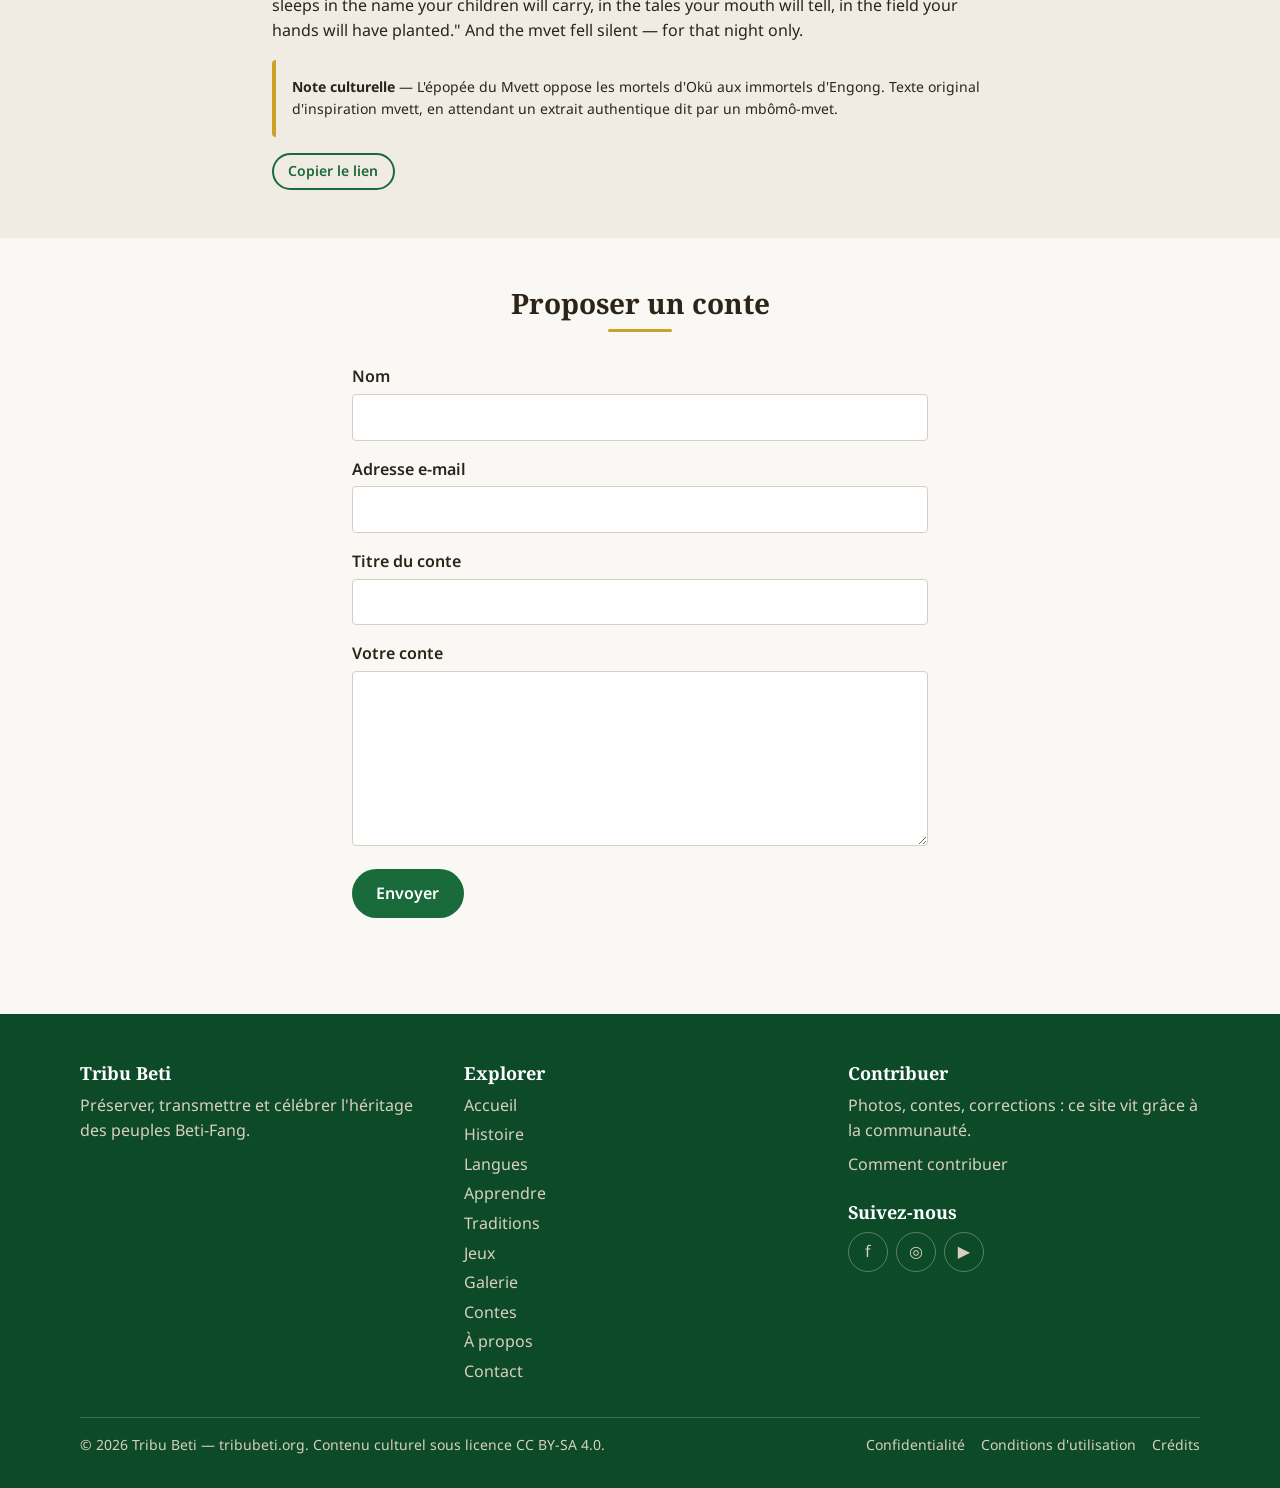
<file: pages/stories.html>
<!DOCTYPE html>
<html lang="fr" data-theme="light">
<head>
  <meta charset="UTF-8">
  <meta name="viewport" content="width=device-width, initial-scale=1.0">
  <title>Contes &amp; tradition orale | Tribu Beti — Héritage &amp; Culture</title>
  <meta name="description" content="Bibliothèque de contes beti, proverbes et extraits d'épopée, en français et en anglais, avec notes culturelles.">
  <link rel="canonical" href="https://tribubeti.org/pages/stories.html">

  <meta property="og:type" content="article">
  <meta property="og:title" content="Contes &amp; tradition orale beti">
  <meta property="og:description" content="Kulu la tortue, la panthère solitaire et d'autres récits des veillées beti.">
  <meta property="og:url" content="https://tribubeti.org/pages/stories.html">
  <meta property="og:image" content="https://picsum.photos/seed/storyteller-fire/1200/630">

  <script type="application/ld+json">
  {
    "@context": "https://schema.org",
    "@type": "CollectionPage",
    "name": "Contes & tradition orale beti",
    "url": "https://tribubeti.org/pages/stories.html",
    "inLanguage": ["fr", "en"]
  }
  </script>

  <link rel="preconnect" href="https://fonts.googleapis.com">
  <link rel="preconnect" href="https://fonts.gstatic.com" crossorigin>
  <link href="https://fonts.googleapis.com/css2?family=Noto+Sans:wght@400;600;700&family=Noto+Serif:wght@400;700&display=swap" rel="stylesheet">

  <link rel="stylesheet" href="/assets/css/reset.css">
  <link rel="stylesheet" href="/assets/css/variables.css">
  <link rel="stylesheet" href="/assets/css/base.css">
  <link rel="stylesheet" href="/assets/css/components.css">
  <link rel="stylesheet" href="/assets/css/layout.css">
  <link rel="stylesheet" href="/assets/css/responsive.css">
  <link rel="icon" href="/assets/favicon/favicon.svg" type="image/svg+xml">
</head>
<body>
  <a class="skip-link" href="#main" data-i18n="a11y.skipToContent">Aller au contenu principal</a>
  <header class="site-header" id="header"></header>

  <div class="container">
    <nav class="breadcrumb" aria-label="Fil d'Ariane" data-i18n-aria-label="a11y.breadcrumb">
      <ol>
        <li><a href="/index.html" data-i18n="nav.home">Accueil</a></li>
        <li><span aria-current="page" data-i18n="nav.stories">Contes</span></li>
      </ol>
    </nav>
  </div>

  <main id="main">
    <section class="page-hero">
      <div class="container">
        <h1 class="page-hero__title" data-i18n="stories.title">Contes &amp; tradition orale</h1>
        <p class="page-hero__intro" data-i18n="stories.intro"></p>
      </div>
    </section>

    <!-- Story cards -->
    <section class="section">
      <div class="container">
        <div class="grid grid--2">
          <article class="card">
            <div class="card__body">
              <p class="card__meta">
                <span class="tag tag--category" data-i18n="stories.genreFolktale">Conte</span>
                <span>5 <span data-i18n="common.minRead">min de lecture</span></span>
              </p>
              <h2 class="card__title" data-i18n="stories.s1Title">Kulu la tortue et le tam-tam du ciel</h2>
              <p class="card__text" data-i18n="stories.s1Excerpt"></p>
              <p class="card__footer"><a class="btn btn--primary btn--sm" href="#story-1" data-i18n="stories.readBtn">Lire</a></p>
            </div>
          </article>
          <article class="card">
            <div class="card__body">
              <p class="card__meta">
                <span class="tag tag--category" data-i18n="stories.genreFolktale">Conte</span>
                <span>4 <span data-i18n="common.minRead">min de lecture</span></span>
              </p>
              <h2 class="card__title" data-i18n="stories.s2Title">Pourquoi la panthère vit seule</h2>
              <p class="card__text" data-i18n="stories.s2Excerpt"></p>
              <p class="card__footer"><a class="btn btn--primary btn--sm" href="#story-2" data-i18n="stories.readBtn">Lire</a></p>
            </div>
          </article>
          <article class="card">
            <div class="card__body">
              <p class="card__meta">
                <span class="tag tag--category" data-i18n="stories.genreFolktale">Conte</span>
                <span>4 <span data-i18n="common.minRead">min de lecture</span></span>
              </p>
              <h2 class="card__title" data-i18n="stories.s3Title">Beme Ndongo, le chasseur généreux</h2>
              <p class="card__text" data-i18n="stories.s3Excerpt"></p>
              <p class="card__footer"><a class="btn btn--primary btn--sm" href="#story-3" data-i18n="stories.readBtn">Lire</a></p>
            </div>
          </article>
          <article class="card">
            <div class="card__body">
              <p class="card__meta">
                <span class="tag tag--gold" data-i18n="stories.genreEpic">Épopée</span>
                <span>6 <span data-i18n="common.minRead">min de lecture</span></span>
              </p>
              <h2 class="card__title" data-i18n="stories.s4Title">Aux portes d'Engong</h2>
              <p class="card__text" data-i18n="stories.s4Excerpt"></p>
              <p class="card__footer"><a class="btn btn--primary btn--sm" href="#story-4" data-i18n="stories.readBtn">Lire</a></p>
            </div>
          </article>
        </div>
      </div>
    </section>

    <!-- Story detail: full FR text + full EN text, audio placeholder, context, share -->
    <!-- NOTE: these tellings are respectful adaptations of widespread Beti folktale motifs
         (the trickster tortoise Kulu, etc.). VERIFY with storytellers and replace with
         community-narrated versions when available. -->
    <section class="section section--alt">
      <div class="container" style="max-width:48rem">

        <article class="story" id="story-1">
          <h2 data-i18n="stories.s1Title">Kulu la tortue et le tam-tam du ciel</h2>
          <div class="audio-player" data-audio-key="story-01" data-title="Kulu la tortue — narration"></div>

          <div class="story__body story__body--fr" lang="fr">
            <p class="story__lang-label" data-i18n="stories.frLabel">Français</p>
            <p>En ce temps-là, la famine régnait dans la forêt. Un soir, Kulu la tortue entendit les oiseaux raconter que Zamba gardait dans le ciel un tam-tam merveilleux : quand on le frappait, les plats de nkono et les régimes de plantain apparaissaient d'eux-mêmes.</p>
            <p>« Petit comme je suis, se dit Kulu, personne ne me croira capable d'y monter. » Mais Kulu était rusée. Elle tressa une longue corde de lianes, la fit porter au ciel par l'aigle royal à qui elle avait promis la première part, et grimpa patiemment, un jour et une nuit entiers.</p>
            <p>Arrivée devant Zamba, elle ne vola rien. Elle salua avec respect et dit : « Père, tes enfants de la terre ont faim. Prête-nous ton tam-tam, et chaque village t'offrira les prémices de sa récolte. » Zamba, touché qu'une si petite créature ait fait un si grand chemin pour parler au lieu de prendre, lui confia le tam-tam.</p>
            <p>C'est depuis ce jour, disent les anciens, que lorsque le tonnerre gronde, on entend le tam-tam de Zamba — et qu'on n'oublie jamais de partager les premières récoltes.</p>
          </div>

          <div class="story__body story__body--en" lang="en">
            <p class="story__lang-label" data-i18n="stories.enLabel">English</p>
            <p>In those days, famine ruled the forest. One evening Kulu the tortoise heard the birds tell of a wondrous drum that Zamba kept in the sky: when it was struck, dishes of nkono and bunches of plantain appeared of their own accord.</p>
            <p>"Small as I am," Kulu said to herself, "no one will believe I can climb up there." But Kulu was cunning. She braided a long rope of vines, had the royal eagle carry it to the sky in exchange for the first share, and climbed patiently for a whole day and a whole night.</p>
            <p>Standing before Zamba, she stole nothing. She greeted him with respect and said: "Father, your children on earth are hungry. Lend us your drum, and every village will offer you the first fruits of its harvest." Zamba, moved that so small a creature had come so far to ask rather than take, entrusted her with the drum.</p>
            <p>Ever since that day, the elders say, when thunder rolls you can hear Zamba's drum — and no one ever forgets to share the first harvest.</p>
          </div>

          <p class="story__context"><strong data-i18n="stories.contextLabel">Note culturelle</strong> — Kulu la tortue est la grande figure de ruse des contes beti : elle triomphe par l'intelligence et la parole, jamais par la force. Le motif du partage des prémices renvoie aux offrandes de première récolte.</p>
          <div class="story__share">
            <button class="btn btn--ghost btn--sm" type="button" data-share-copy="story-1" data-i18n="common.copyLink">Copier le lien</button>
          </div>
        </article>

        <hr style="margin:var(--space-xl) 0;border:none;border-top:1px solid var(--color-border)">

        <article class="story" id="story-2">
          <h2 data-i18n="stories.s2Title">Pourquoi la panthère vit seule</h2>
          <div class="audio-player" data-audio-key="story-02" data-title="La panthère — narration"></div>

          <div class="story__body story__body--fr" lang="fr">
            <p class="story__lang-label" data-i18n="stories.frLabel">Français</p>
            <p>Autrefois, Zé la panthère vivait au village comme tout le monde. Mais elle était si fière de sa robe tachetée qu'elle refusait de manger au plat commun. « Ma nourriture à moi, disait-elle, ne se mélange pas. »</p>
            <p>Vint la grande sécheresse. Chaque famille apporta ce qu'elle avait — un peu de manioc, quelques arachides — et tous mangèrent ensemble, un peu chaque jour. Zé, trop fière pour tendre la main, chassait seule et rentrait souvent bredouille.</p>
            <p>Quand les pluies revinrent, Zé était devenue maigre et son cœur amer. Honteuse, elle quitta le village pour la forêt profonde. Voilà pourquoi, disent les anciens, la panthère chasse seule à ce jour — et pourquoi, au village, refuser le plat commun est la pire des impolitesses.</p>
          </div>

          <div class="story__body story__body--en" lang="en">
            <p class="story__lang-label" data-i18n="stories.enLabel">English</p>
            <p>Long ago, Zé the panther lived in the village like everyone else. But she was so proud of her spotted coat that she refused to eat from the common dish. "My food," she would say, "does not mix."</p>
            <p>Then came the great drought. Every family brought what it had — a little cassava, a few groundnuts — and all ate together, a little each day. Zé, too proud to reach out her hand, hunted alone and often came home with nothing.</p>
            <p>When the rains returned, Zé had grown thin and her heart bitter. Ashamed, she left the village for the deep forest. That, say the elders, is why the panther hunts alone to this day — and why, in the village, refusing the common dish is the worst of insults.</p>
          </div>

          <p class="story__context"><strong data-i18n="stories.contextLabel">Note culturelle</strong> — Le repas partagé est au cœur de l'hospitalité beti. Ce conte enseigne que l'orgueil isole, tandis que la solidarité fait traverser les temps difficiles.</p>
          <div class="story__share">
            <button class="btn btn--ghost btn--sm" type="button" data-share-copy="story-2" data-i18n="common.copyLink">Copier le lien</button>
          </div>
        </article>

        <hr style="margin:var(--space-xl) 0;border:none;border-top:1px solid var(--color-border)">

        <article class="story" id="story-3">
          <h2 data-i18n="stories.s3Title">Beme Ndongo, le chasseur généreux</h2>
          <div class="audio-player" data-audio-key="story-03" data-title="Beme Ndongo — narration"></div>

          <div class="story__body story__body--fr" lang="fr">
            <p class="story__lang-label" data-i18n="stories.frLabel">Français</p>
            <p>Beme Ndongo rentrait de la chasse avec une seule perdrix, sa seule prise après trois jours. Au bord du sentier, un vieil homme inconnu lui demanda : « Fils, j'ai faim. » Beme Ndongo regarda sa perdrix, pensa à sa propre famille, puis la tendit au vieillard : « Mange, père. La forêt me redonnera. »</p>
            <p>Le vieil homme mangea, puis traça sur la paume du chasseur un signe : « Retourne d'où tu viens. » Sur le chemin du retour, Beme Ndongo trouva un porc-épic, puis une antilope, puis un essaim d'abeilles lourd de miel — plus qu'il n'en pouvait porter, plus qu'il n'en fallait pour tout le village.</p>
            <p>On ne revit jamais le vieillard. Mais depuis, quand un chasseur partage sa prise avec l'étranger de passage, on dit qu'il « nourrit le vieil homme du sentier ».</p>
          </div>

          <div class="story__body story__body--en" lang="en">
            <p class="story__lang-label" data-i18n="stories.enLabel">English</p>
            <p>Beme Ndongo was coming home from the hunt with a single partridge, his only catch in three days. By the path, an unknown old man asked him: "Son, I am hungry." Beme Ndongo looked at his partridge, thought of his own family, then held it out: "Eat, father. The forest will provide for me again."</p>
            <p>The old man ate, then traced a sign on the hunter's palm: "Go back the way you came." On the way home, Beme Ndongo found a porcupine, then an antelope, then a swarm of bees heavy with honey — more than he could carry, more than the whole village needed.</p>
            <p>The old man was never seen again. But ever since, when a hunter shares his catch with a passing stranger, people say he is "feeding the old man of the path".</p>
          </div>

          <p class="story__context"><strong data-i18n="stories.contextLabel">Note culturelle</strong> — L'hospitalité envers l'étranger est un devoir sacré : l'inconnu peut être un ancêtre ou un envoyé de Zamba. Donner, c'est semer.</p>
          <div class="story__share">
            <button class="btn btn--ghost btn--sm" type="button" data-share-copy="story-3" data-i18n="common.copyLink">Copier le lien</button>
          </div>
        </article>

        <hr style="margin:var(--space-xl) 0;border:none;border-top:1px solid var(--color-border)">

        <article class="story" id="story-4">
          <h2 data-i18n="stories.s4Title">Aux portes d'Engong (extrait d'inspiration mvett)</h2>
          <div class="audio-player" data-audio-key="story-04" data-title="Aux portes d'Engong — narration"></div>

          <!-- VERIFY: this is an original text *inspired by* the Mvett universe (Okü, Engong),
               not a transcription of a traditional performance. Replace with an authentic
               excerpt when a storyteller's recording and consent are secured. -->
          <div class="story__body story__body--fr" lang="fr">
            <p class="story__lang-label" data-i18n="stories.frLabel">Français</p>
            <p>Écoutez ! Le mvet parle. Au pays d'Okü vivent les hommes, qui naissent et qui meurent. Au pays d'Engong vivent les Immortels, fils d'Ekang, que la mort ne connaît pas. Entre les deux coule un fleuve de feu que nul mortel n'a jamais traversé.</p>
            <p>Or un jeune homme d'Okü, dont le cœur battait plus fort que la sagesse, se leva un matin et dit : « J'irai à Engong, et je rapporterai le secret de la vie sans fin. » Les anciens lui dirent : « Ce que tu cherches ne se prend pas, il se comprend. » Mais il partit.</p>
            <p>Sept forêts, sept rivières, sept montagnes. Aux portes d'Engong, le gardien immortel le regarda longtemps et sourit : « Retourne chez toi, fils d'Okü. Vous avez déjà l'immortalité : elle dort dans le nom que tes enfants porteront, dans les contes que dira ta bouche, dans le champ que tes mains auront planté. » Et le mvet se tut — pour cette nuit seulement.</p>
          </div>

          <div class="story__body story__body--en" lang="en">
            <p class="story__lang-label" data-i18n="stories.enLabel">English</p>
            <p>Listen! The mvet is speaking. In the land of Okü live men, who are born and who die. In the land of Engong live the Immortals, sons of Ekang, whom death does not know. Between the two flows a river of fire that no mortal has ever crossed.</p>
            <p>Now a young man of Okü, whose heart beat louder than his wisdom, rose one morning and said: "I shall go to Engong and bring back the secret of unending life." The elders told him: "What you seek cannot be taken, only understood." But he set out.</p>
            <p>Seven forests, seven rivers, seven mountains. At the gates of Engong, the immortal gatekeeper looked at him a long while and smiled: "Go home, son of Okü. You already have immortality: it sleeps in the name your children will carry, in the tales your mouth will tell, in the field your hands will have planted." And the mvet fell silent — for that night only.</p>
          </div>

          <p class="story__context"><strong data-i18n="stories.contextLabel">Note culturelle</strong> — L'épopée du Mvett oppose les mortels d'Okü aux immortels d'Engong. Texte original d'inspiration mvett, en attendant un extrait authentique dit par un mbômô-mvet.</p>
          <div class="story__share">
            <button class="btn btn--ghost btn--sm" type="button" data-share-copy="story-4" data-i18n="common.copyLink">Copier le lien</button>
          </div>
        </article>

      </div>
    </section>

    <!-- Contribute a story (front-end only) -->
    <section class="section" aria-labelledby="contribute-title">
      <div class="container" style="max-width:38rem">
        <h2 class="section-title" id="contribute-title" data-i18n="stories.contributeTitle">Proposer un conte</h2>
        <p data-i18n="stories.contributeText"></p>
        <form data-validate data-success="story-success" novalidate style="margin-top:var(--space-lg)">
          <div class="form__group">
            <label class="form__label" for="story-name" data-i18n="contact.formName">Nom</label>
            <input class="form__input" type="text" id="story-name" name="name" required>
            <p class="form__error" data-i18n="contact.errName">Veuillez indiquer votre nom.</p>
          </div>
          <div class="form__group">
            <label class="form__label" for="story-email" data-i18n="contact.formEmail">Adresse e-mail</label>
            <input class="form__input" type="email" id="story-email" name="email" required>
            <p class="form__error" data-i18n="contact.errEmail">Veuillez saisir une adresse e-mail valide.</p>
          </div>
          <div class="form__group">
            <label class="form__label" for="story-title-input" data-i18n="stories.formStoryTitle">Titre du conte</label>
            <input class="form__input" type="text" id="story-title-input" name="title" required>
            <p class="form__error" data-i18n="contact.errSubject">Veuillez indiquer un sujet.</p>
          </div>
          <div class="form__group">
            <label class="form__label" for="story-text" data-i18n="stories.formStoryText">Votre conte</label>
            <textarea class="form__textarea" id="story-text" name="story" rows="6" required></textarea>
            <p class="form__error" data-i18n="contact.errMessage">Veuillez écrire votre message.</p>
          </div>
          <button class="btn btn--primary" type="submit" data-i18n="stories.formSubmit">Envoyer</button>
        </form>
        <p class="form__success" id="story-success" hidden tabindex="-1" data-i18n="stories.formSuccess">Merci ! Nous vous contacterons très vite.</p>
      </div>
    </section>
  </main>

  <footer class="site-footer" id="footer"></footer>
  <script type="module" src="/assets/js/main.js"></script>
  <script type="module" src="/assets/js/audio-player.js"></script>
</body>
</html>
</file>
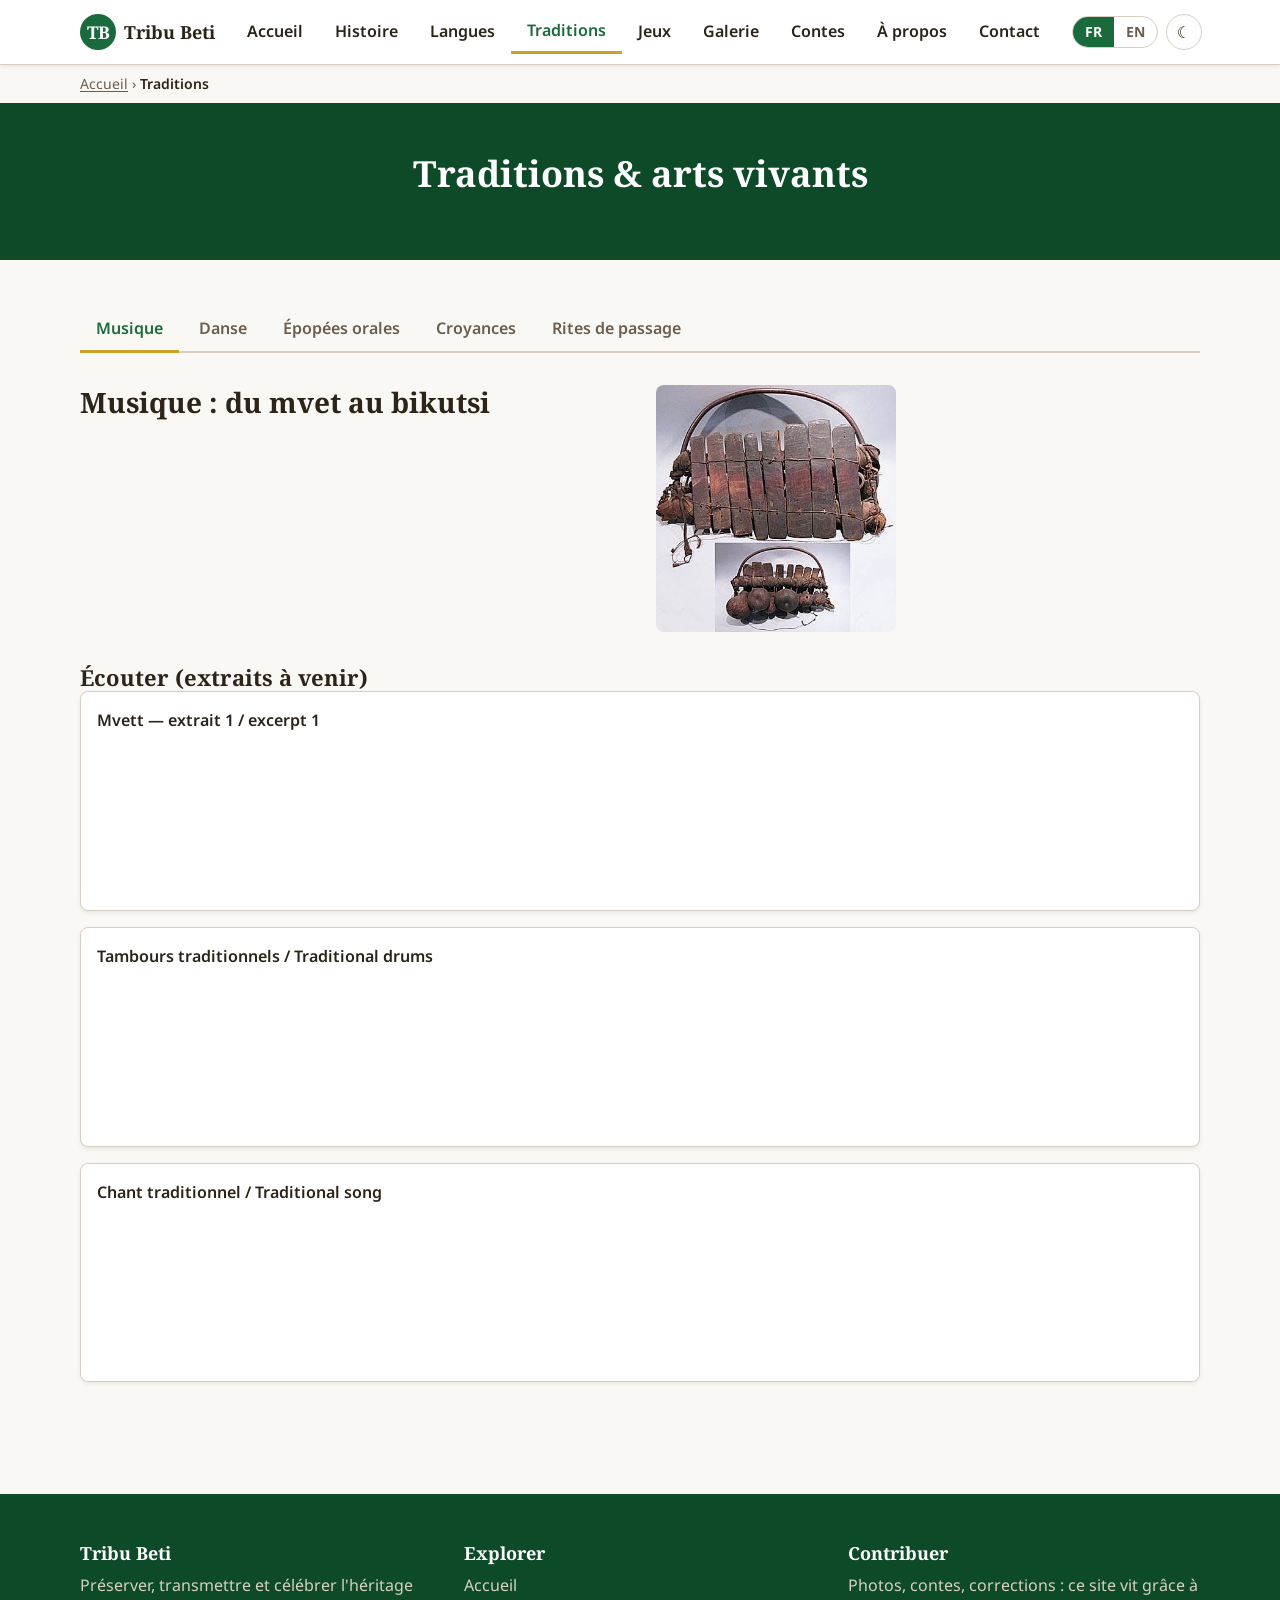
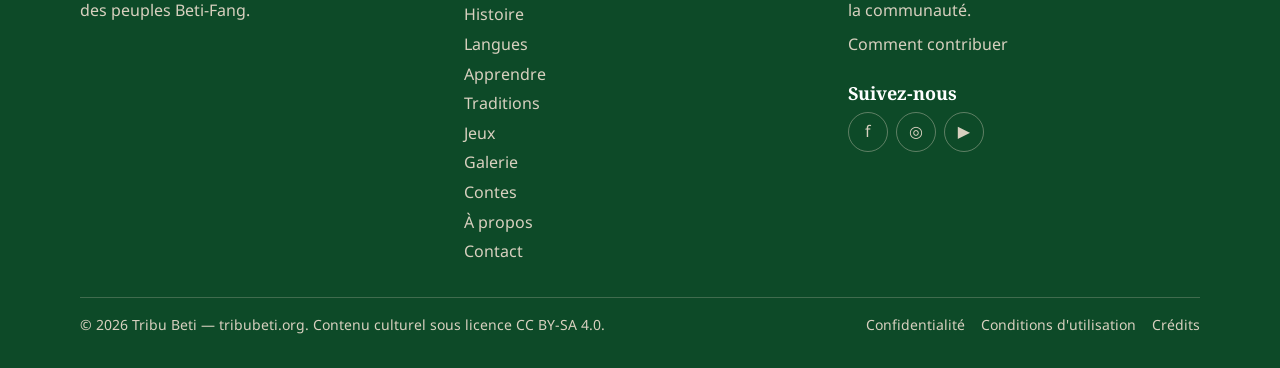
<file: pages/traditions.html>
<!DOCTYPE html>
<html lang="fr" data-theme="light">
<head>
  <meta charset="UTF-8">
  <meta name="viewport" content="width=device-width, initial-scale=1.0">
  <title>Traditions | Tribu Beti — Héritage &amp; Culture</title>
  <meta name="description" content="Traditions des peuples beti : le Mvett, le bikutsi, les danses, les croyances (Zamba, ancêtres, nganga) et les rites de passage.">
  <link rel="canonical" href="https://tribubeti.org/pages/traditions.html">

  <meta property="og:type" content="article">
  <meta property="og:title" content="Traditions &amp; arts vivants beti">
  <meta property="og:description" content="Musique, danse, épopées orales, spiritualité et rites de passage des peuples Beti-Fang.">
  <meta property="og:url" content="https://tribubeti.org/pages/traditions.html">
  <meta property="og:image" content="/assets/img/tradition-bridge.jpg">

  <script type="application/ld+json">
  {
    "@context": "https://schema.org",
    "@type": "Article",
    "headline": "Traditions & arts vivants des peuples beti",
    "url": "https://tribubeti.org/pages/traditions.html",
    "inLanguage": ["fr", "en"]
  }
  </script>

  <link rel="preconnect" href="https://fonts.googleapis.com">
  <link rel="preconnect" href="https://fonts.gstatic.com" crossorigin>
  <link href="https://fonts.googleapis.com/css2?family=Noto+Sans:wght@400;600;700&family=Noto+Serif:wght@400;700&display=swap" rel="stylesheet">

  <link rel="stylesheet" href="/assets/css/reset.css">
  <link rel="stylesheet" href="/assets/css/variables.css">
  <link rel="stylesheet" href="/assets/css/base.css">
  <link rel="stylesheet" href="/assets/css/components.css">
  <link rel="stylesheet" href="/assets/css/layout.css">
  <link rel="stylesheet" href="/assets/css/responsive.css">
  <link rel="icon" href="/assets/favicon/favicon.svg" type="image/svg+xml">
</head>
<body>
  <a class="skip-link" href="#main" data-i18n="a11y.skipToContent">Aller au contenu principal</a>
  <header class="site-header" id="header"></header>

  <div class="container">
    <nav class="breadcrumb" aria-label="Fil d'Ariane" data-i18n-aria-label="a11y.breadcrumb">
      <ol>
        <li><a href="/index.html" data-i18n="nav.home">Accueil</a></li>
        <li><span aria-current="page" data-i18n="nav.traditions">Traditions</span></li>
      </ol>
    </nav>
  </div>

  <main id="main">
    <section class="page-hero">
      <div class="container">
        <h1 class="page-hero__title" data-i18n="traditions.title">Traditions &amp; arts vivants</h1>
        <p class="page-hero__intro" data-i18n="traditions.intro"></p>
      </div>
    </section>

    <section class="section">
      <div class="container">
        <!-- Accessible tabbed navigation -->
        <div class="tabs">
          <div class="tabs__list" role="tablist" aria-label="Traditions">
            <button class="tabs__tab" role="tab" id="tab-music" aria-controls="panel-music" aria-selected="true" data-i18n="traditions.tabMusic">Musique</button>
            <button class="tabs__tab" role="tab" id="tab-dance" aria-controls="panel-dance" aria-selected="false" tabindex="-1" data-i18n="traditions.tabDance">Danse</button>
            <button class="tabs__tab" role="tab" id="tab-epics" aria-controls="panel-epics" aria-selected="false" tabindex="-1" data-i18n="traditions.tabEpics">Épopées orales</button>
            <button class="tabs__tab" role="tab" id="tab-beliefs" aria-controls="panel-beliefs" aria-selected="false" tabindex="-1" data-i18n="traditions.tabBeliefs">Croyances</button>
            <button class="tabs__tab" role="tab" id="tab-rites" aria-controls="panel-rites" aria-selected="false" tabindex="-1" data-i18n="traditions.tabRites">Rites de passage</button>
          </div>

          <!-- Music -->
          <section class="tabs__panel" role="tabpanel" id="panel-music" aria-labelledby="tab-music">
            <div class="two-col">
              <div>
                <h2 data-i18n="traditions.musicTitle">Musique : du mvet au bikutsi</h2>
                <p data-i18n="traditions.musicMvett"></p>
                <p data-i18n="traditions.musicBikutsi"></p>
                <!-- VERIFY: spelling and role of the mendzaŋ xylophone orchestras. -->
                <p data-i18n="traditions.musicChoral"></p>
              </div>
              <figure>
                <img data-image-key="traditions-music"
                     src="/assets/img/music.jpg"
                     alt="" data-i18n-alt="traditions.musicAlt" loading="lazy"
                     style="border-radius:var(--radius-md)">
              </figure>
            </div>

            <h3 style="margin-top:var(--space-lg)" data-i18n="traditions.playerTitle">Écouter (extraits à venir)</h3>
<div class="audio-player" data-audio-key="mvett-01" data-title="Mvett — extrait 1"></div>
<div class="audio-player" data-audio-key="drums-01" data-title="Tambours — extrait 1"></div>
<div class="audio-player" data-audio-key="song-01" data-title="Chant traditionnel — extrait 1"></div>
            </div>
          </section>

          <!-- Dance -->
          <section class="tabs__panel" role="tabpanel" id="panel-dance" aria-labelledby="tab-dance" hidden>
            <div class="two-col">
              <div>
                <h2 data-i18n="traditions.danceTitle">Danses</h2>
                <!-- VERIFY: names and contexts of the essani and ozila dances; regional variants exist. -->
                <p data-i18n="traditions.danceIntro"></p>
                <p data-i18n="traditions.danceText2"></p>
              </div>
              <figure>
                <img data-image-key="traditions-dance"
                     src="/assets/img/dance.jpg"
                     alt="" data-i18n-alt="traditions.danceAlt" loading="lazy"
                     style="border-radius:var(--radius-md)">
              </figure>
            </div>
          </section>

          <!-- Oral epics -->
          <section class="tabs__panel" role="tabpanel" id="panel-epics" aria-labelledby="tab-epics" hidden>
            <div class="two-col">
              <div>
                <h2 data-i18n="traditions.epicsTitle">Le Mvett, épopée des Ekang</h2>
                <p data-i18n="traditions.epicsP1"></p>
                <p data-i18n="traditions.epicsP2"></p>
              </div>
              <figure>
                <img data-image-key="traditions-epics"
                     src="/assets/img/stories.jpg"
                     alt="" data-i18n-alt="traditions.epicsAlt" loading="lazy"
                     style="border-radius:var(--radius-md)">
              </figure>
            </div>
            <div class="audio-player" data-audio-key="mvett-02" data-title="Récit de mvett — extrait" style="margin-top:var(--space-lg)"></div>
          </section>

          <!-- Beliefs -->
          <section class="tabs__panel" role="tabpanel" id="panel-beliefs" aria-labelledby="tab-beliefs" hidden>
            <div class="two-col">
              <div>
                <h2 data-i18n="traditions.beliefsTitle">Croyances &amp; spiritualité</h2>
                <p data-i18n="traditions.beliefsP1"></p>
                <p data-i18n="traditions.beliefsP2"></p>
              </div>
              <figure>
                <img data-image-key="traditions-beliefs"
                     src="/assets/img/life.jpg"
                     alt="" data-i18n-alt="traditions.beliefsAlt" loading="lazy"
                     style="border-radius:var(--radius-md)">
              </figure>
            </div>
          </section>

          <!-- Rites of passage -->
          <section class="tabs__panel" role="tabpanel" id="panel-rites" aria-labelledby="tab-rites" hidden>
            <div class="two-col">
              <div>
                <h2 data-i18n="traditions.ritesTitle">Rites de passage</h2>
                <p data-i18n="traditions.ritesBirth"></p>
                <!-- VERIFY: details of the historical Sso initiation rite. -->
                <p data-i18n="traditions.ritesInitiation"></p>
                <p data-i18n="traditions.ritesMarriage"></p>
                <p data-i18n="traditions.ritesFuneral"></p>
              </div>
              <figure>
                <img data-image-key="traditions-rites"
                     src="/assets/img/tradition-bridge.jpg"
                     alt="" data-i18n-alt="traditions.ritesAlt" loading="lazy"
                     style="border-radius:var(--radius-md)">
              </figure>
            </div>
          </section>
        </div>
      </div>
    </section>
  </main>

  <footer class="site-footer" id="footer"></footer>
  <script type="module" src="/assets/js/main.js"></script>
  <script type="module" src="/assets/js/audio-player.js"></script>
</body>
</html>
</file>
<file: assets/css/variables.css>
/* ==========================================================================
   variables.css — design tokens (light + dark themes)
   ========================================================================== */

:root {
  /* Colors — light theme */
  --color-primary: #1a6b3c;        /* Forest green — Cameroon's lush landscape */
  --color-primary-dark: #0d4a28;
  --color-secondary: #c9a227;      /* Gold — regalia, ornaments */
  --color-secondary-light: #e8c84a;
  --color-accent: #d4422e;         /* Terracotta red — earth, pottery */
  --color-bg: #faf8f4;             /* Warm off-white */
  --color-bg-alt: #f0ece4;         /* Slightly darker sections */
  --color-text: #2c2418;           /* Deep brown-black */
  --color-text-light: #6b5d4f;
  --color-border: #d6cec0;
  --color-white: #ffffff;
  --color-on-primary: #ffffff;
  --color-surface: #ffffff;

  /* Shadows */
  --shadow-sm: 0 2px 4px rgba(44, 36, 24, 0.08);
  --shadow-md: 0 4px 12px rgba(44, 36, 24, 0.12);
  --shadow-lg: 0 8px 24px rgba(44, 36, 24, 0.16);

  /* Typography */
  --font-heading: "Noto Serif", georgia, serif;
  --font-body: "Noto Sans", system-ui, -apple-system, sans-serif;
  --font-beti: "Noto Sans Mono", ui-monospace, "Courier New", monospace;

  --fs-sm: 0.875rem;
  --fs-base: 1rem;
  --fs-md: 1.125rem;
  --fs-lg: 1.375rem;
  --fs-xl: 1.75rem;
  --fs-2xl: 2.25rem;
  --fs-3xl: 3rem;

  /* Spacing scale (1rem = 16px) */
  --space-xs: 0.25rem;
  --space-sm: 0.5rem;
  --space-md: 1rem;
  --space-lg: 2rem;
  --space-xl: 3rem;

  /* Layout */
  --container-max: 72rem;
  --header-height: 4rem;
  --radius-sm: 0.25rem;
  --radius-md: 0.5rem;
  --radius-lg: 1rem;
  --radius-pill: 999px;

  /* Motion */
  --transition-fast: 150ms ease;
  --transition-base: 250ms ease;
}

/* Dark theme — warm browns and deep greens, not pure black */
[data-theme="dark"] {
  --color-primary: #3fa168;
  --color-primary-dark: #2c7a4d;
  --color-secondary: #d9b53f;
  --color-secondary-light: #e8c84a;
  --color-accent: #e0604e;
  --color-bg: #1c1712;
  --color-bg-alt: #262019;
  --color-text: #efe8dc;
  --color-text-light: #b5a894;
  --color-border: #443a2e;
  --color-white: #efe8dc;
  --color-on-primary: #10130f;
  --color-surface: #2b241c;

  --shadow-sm: 0 2px 4px rgba(0, 0, 0, 0.4);
  --shadow-md: 0 4px 12px rgba(0, 0, 0, 0.5);
  --shadow-lg: 0 8px 24px rgba(0, 0, 0, 0.6);
}
</file>
<file: assets/css/base.css>
/* ==========================================================================
   base.css — global element styles, typography, a11y helpers, print
   ========================================================================== */

body {
  font-family: var(--font-body);
  font-size: var(--fs-base);
  color: var(--color-text);
  background-color: var(--color-bg);
  transition: background-color var(--transition-base), color var(--transition-base);
}

h1,
h2,
h3,
h4 {
  font-family: var(--font-heading);
  color: var(--color-text);
}

h1 { font-size: var(--fs-2xl); }
h2 { font-size: var(--fs-xl); }
h3 { font-size: var(--fs-lg); }
h4 { font-size: var(--fs-md); }

p + p {
  margin-top: var(--space-md);
}

a {
  color: var(--color-primary);
  text-decoration-thickness: 1px;
  text-underline-offset: 0.15em;
}

a:hover {
  color: var(--color-primary-dark);
}

/* Beti-language text — monospace to signal phonetic notation */
.beti-text,
[lang="ewo"],
[lang="bum"],
[lang="fan"],
[lang="eto"] {
  font-family: var(--font-beti);
  font-style: normal;
}

/* Visible focus for keyboard users */
a:focus-visible,
button:focus-visible,
input:focus-visible,
textarea:focus-visible,
select:focus-visible,
[tabindex]:focus-visible {
  outline: 3px solid var(--color-secondary);
  outline-offset: 2px;
  border-radius: var(--radius-sm);
}

/* Skip-to-content link */
.skip-link {
  position: absolute;
  top: -100%;
  left: var(--space-md);
  z-index: 1000;
  padding: var(--space-sm) var(--space-md);
  background: var(--color-primary);
  color: var(--color-on-primary);
  border-radius: 0 0 var(--radius-md) var(--radius-md);
  text-decoration: none;
}

.skip-link:focus {
  top: 0;
  color: var(--color-on-primary);
}

/* Screen-reader-only text */
.visually-hidden {
  position: absolute;
  width: 1px;
  height: 1px;
  padding: 0;
  margin: -1px;
  overflow: hidden;
  clip: rect(0, 0, 0, 0);
  white-space: nowrap;
  border: 0;
}

/* Generic helpers */
.text-center { text-align: center; }
.text-light { color: var(--color-text-light); }

.section-title {
  margin-bottom: var(--space-lg);
  text-align: center;
}

.section-title::after {
  content: "";
  display: block;
  width: 4rem;
  height: 3px;
  margin: var(--space-sm) auto 0;
  background: var(--color-secondary);
  border-radius: var(--radius-pill);
}

/* ==========================================================================
   Print stylesheet — history, stories, learn-language content pages
   ========================================================================== */
@media print {
  .site-header,
  .site-footer,
  .breadcrumb,
  .btn,
  .lang-switcher,
  .theme-toggle,
  .audio-player,
  .lightbox,
  .nav-drawer,
  .quiz,
  .newsletter,
  .story__share {
    display: none !important;
  }

  body {
    background: #fff;
    color: #000;
    font-size: 11pt;
  }

  a {
    color: #000;
    text-decoration: none;
  }

  a[href^="http"]::after {
    content: " (" attr(href) ")";
    font-size: 0.85em;
  }

  h1,
  h2,
  h3 {
    page-break-after: avoid;
  }

  article,
  .timeline__item,
  .lesson-card {
    page-break-inside: avoid;
  }
}
</file>
<file: assets/css/layout.css>
/* ==========================================================================
   layout.css — page scaffolding: header, nav, hero, sections, grids, footer
   (mobile-first; desktop overrides live in responsive.css)
   ========================================================================== */

.container {
  width: 100%;
  max-width: var(--container-max);
  margin-inline: auto;
  padding-inline: var(--space-md);
}

.section {
  padding-block: var(--space-xl);
}

.section--alt {
  background: var(--color-bg-alt);
}

/* --------------------------------------------------------------------------
   Header & navigation
   -------------------------------------------------------------------------- */
.site-header {
  position: sticky;
  top: 0;
  z-index: 100;
  background: var(--color-surface);
  border-bottom: 1px solid var(--color-border);
  box-shadow: var(--shadow-sm);
}

.site-header__inner {
  display: flex;
  align-items: center;
  justify-content: space-between;
  gap: var(--space-md);
  min-height: var(--header-height);
}

.site-logo {
  display: flex;
  align-items: center;
  gap: var(--space-sm);
  font-family: var(--font-heading);
  font-size: var(--fs-md);
  font-weight: 700;
  text-decoration: none;
  color: var(--color-text);
  white-space: nowrap;
}

.site-logo__mark {
  display: inline-flex;
  align-items: center;
  justify-content: center;
  width: 2.25rem;
  height: 2.25rem;
  border-radius: 50%;
  background: var(--color-primary);
  color: var(--color-on-primary);
  font-family: var(--font-heading);
  font-size: 1.1rem;
}

.site-header__actions {
  display: flex;
  align-items: center;
  gap: var(--space-sm);
}

/* Hamburger */
.nav-toggle {
  display: inline-flex;
  flex-direction: column;
  justify-content: center;
  gap: 5px;
  width: 2.5rem;
  height: 2.5rem;
  padding: 0.5rem;
  border-radius: var(--radius-sm);
}

.nav-toggle__bar {
  display: block;
  height: 2px;
  width: 100%;
  background: var(--color-text);
  border-radius: var(--radius-pill);
  transition: transform var(--transition-fast), opacity var(--transition-fast);
}

.nav-toggle[aria-expanded="true"] .nav-toggle__bar:nth-child(1) {
  transform: translateY(7px) rotate(45deg);
}

.nav-toggle[aria-expanded="true"] .nav-toggle__bar:nth-child(2) {
  opacity: 0;
}

.nav-toggle[aria-expanded="true"] .nav-toggle__bar:nth-child(3) {
  transform: translateY(-7px) rotate(-45deg);
}

/* Mobile: slide-out drawer */
.site-nav {
  position: fixed;
  top: var(--header-height);
  right: 0;
  bottom: 0;
  z-index: 90;
  width: min(20rem, 85vw);
  padding: var(--space-lg) var(--space-md);
  background: var(--color-surface);
  border-left: 1px solid var(--color-border);
  box-shadow: var(--shadow-lg);
  transform: translateX(100%);
  transition: transform var(--transition-base);
  overflow-y: auto;
}

.site-nav--open {
  transform: translateX(0);
}

.site-nav__list {
  display: flex;
  flex-direction: column;
  gap: var(--space-xs);
  list-style: none;
}

.site-nav__link {
  display: block;
  padding: var(--space-sm) var(--space-md);
  font-weight: 600;
  text-decoration: none;
  color: var(--color-text);
  border-radius: var(--radius-sm);
}

.site-nav__link:hover {
  background: var(--color-bg-alt);
  color: var(--color-primary);
}

.site-nav__link[aria-current="page"] {
  color: var(--color-primary);
  background: var(--color-bg-alt);
  border-left: 3px solid var(--color-secondary);
}

/* Sub-menu (mega-menu on desktop; nested list on mobile) */
.site-nav__sub {
  list-style: none;
  padding-left: var(--space-md);
}

.site-nav__sub-link {
  display: block;
  padding: var(--space-xs) var(--space-md);
  font-size: var(--fs-sm);
  color: var(--color-text-light);
  text-decoration: none;
  border-radius: var(--radius-sm);
}

.site-nav__sub-link:hover {
  color: var(--color-primary);
  background: var(--color-bg-alt);
}

/* --------------------------------------------------------------------------
   Hero
   -------------------------------------------------------------------------- */
.hero {
  position: relative;
  display: grid;
  place-items: center;
  min-height: 60vh;
  overflow: hidden;
  text-align: center;
  color: #fff;
}

.hero__img {
  position: absolute;
  inset: 0;
  width: 100%;
  height: 100%;
  object-fit: cover;
}

.hero__overlay {
  position: absolute;
  inset: 0;
  background: linear-gradient(rgba(13, 74, 40, 0.55), rgba(20, 15, 8, 0.65));
}

.hero__content {
  position: relative;
  z-index: 1;
  padding: var(--space-xl) var(--space-md);
  max-width: 45rem;
}

.hero__title {
  font-size: clamp(2rem, 6vw, 3.5rem);
  color: #fff;
  text-shadow: 0 2px 8px rgba(0, 0, 0, 0.4);
}

.hero__subtitle {
  margin-top: var(--space-md);
  font-size: var(--fs-md);
  color: #f0ece4;
}

.hero__actions {
  display: flex;
  flex-wrap: wrap;
  justify-content: center;
  gap: var(--space-sm);
  margin-top: var(--space-lg);
}

/* Page hero (interior pages, smaller) */
.page-hero {
  padding: var(--space-xl) 0;
  background: var(--color-primary-dark);
  color: #f5f1e8;
  text-align: center;
}

.page-hero__title {
  color: #fff;
}

.page-hero__intro {
  max-width: 42rem;
  margin: var(--space-md) auto 0;
  color: #e3dccb;
}

/* --------------------------------------------------------------------------
   Grids
   -------------------------------------------------------------------------- */
.grid {
  display: grid;
  gap: var(--space-lg);
  grid-template-columns: 1fr;
}

/* Column counts applied at breakpoints in responsive.css */

.two-col {
  display: grid;
  gap: var(--space-lg);
  grid-template-columns: 1fr;
  align-items: start;
}

/* --------------------------------------------------------------------------
   Newsletter
   -------------------------------------------------------------------------- */
.newsletter {
  background: var(--color-primary);
  color: var(--color-on-primary);
  border-radius: var(--radius-lg);
  padding: var(--space-lg);
  text-align: center;
}

.newsletter h2 {
  color: var(--color-on-primary);
}

.newsletter__form {
  display: flex;
  flex-wrap: wrap;
  justify-content: center;
  gap: var(--space-sm);
  margin-top: var(--space-md);
}

.newsletter__input {
  flex: 1 1 14rem;
  max-width: 22rem;
  padding: 0.6rem 0.9rem;
  border: none;
  border-radius: var(--radius-pill);
  background: var(--color-bg);
  color: var(--color-text);
}

/* --------------------------------------------------------------------------
   Footer
   -------------------------------------------------------------------------- */
.site-footer {
  margin-top: var(--space-xl);
  background: var(--color-primary-dark);
  color: #d8d0bf;
  padding: var(--space-xl) 0 var(--space-lg);
}

.site-footer a {
  color: #d8d0bf;
  text-decoration: none;
}

.site-footer a:hover {
  color: var(--color-secondary-light);
  text-decoration: underline;
}

.site-footer__grid {
  display: grid;
  gap: var(--space-lg);
  grid-template-columns: 1fr;
}

.site-footer__title {
  color: #fff;
  font-size: var(--fs-md);
  margin-bottom: var(--space-sm);
}

.site-footer__list {
  list-style: none;
  display: flex;
  flex-direction: column;
  gap: var(--space-xs);
}

.site-footer__social {
  display: flex;
  gap: var(--space-sm);
}

.site-footer__social a {
  display: inline-flex;
  align-items: center;
  justify-content: center;
  width: 2.5rem;
  height: 2.5rem;
  border: 1px solid rgba(216, 208, 191, 0.4);
  border-radius: 50%;
}

.site-footer__bottom {
  margin-top: var(--space-lg);
  padding-top: var(--space-md);
  border-top: 1px solid rgba(216, 208, 191, 0.25);
  display: flex;
  flex-wrap: wrap;
  justify-content: space-between;
  gap: var(--space-sm);
  font-size: var(--fs-sm);
}

/* --------------------------------------------------------------------------
   Language map (SVG)
   -------------------------------------------------------------------------- */
.lang-map {
  max-width: 32rem;
  margin-inline: auto;
}

.lang-map__legend {
  display: flex;
  flex-wrap: wrap;
  justify-content: center;
  gap: var(--space-md);
  margin-top: var(--space-md);
  font-size: var(--fs-sm);
  list-style: none;
}

.lang-map__swatch {
  display: inline-block;
  width: 0.9rem;
  height: 0.9rem;
  border-radius: 3px;
  margin-right: 0.35rem;
  vertical-align: -0.1em;
}
</file>
<file: assets/css/responsive.css>
/* ==========================================================================
   responsive.css — mobile-first breakpoints: 600px, 900px, 1200px
   ========================================================================== */

/* --------------------------------------------------------------------------
   ≥ 600px — small tablets
   -------------------------------------------------------------------------- */
@media (min-width: 600px) {
  .grid--2,
  .grid--3,
  .grid--4 {
    grid-template-columns: repeat(2, 1fr);
  }

  .hero {
    min-height: 70vh;
  }
}

/* --------------------------------------------------------------------------
   ≥ 900px — desktop: inline nav with mega-menu, horizontal timeline
   -------------------------------------------------------------------------- */
@media (min-width: 900px) {
  .grid--3,
  .grid--4 {
    grid-template-columns: repeat(3, 1fr);
  }

  .two-col {
    grid-template-columns: 1fr 1fr;
  }

  /* Nav becomes inline; hide hamburger */
  .nav-toggle {
    display: none;
  }

  .site-nav {
    position: static;
    width: auto;
    padding: 0;
    background: transparent;
    border: none;
    box-shadow: none;
    transform: none;
    overflow: visible;
  }

  .site-nav__list {
    flex-direction: row;
    align-items: center;
    gap: 0;
  }

  .site-nav__item {
    position: relative;
  }

  .site-nav__link {
    padding: var(--space-sm) 0.7rem;
    white-space: nowrap;
  }

  .site-nav__link[aria-current="page"] {
    border-left: none;
    border-bottom: 3px solid var(--color-secondary);
    border-radius: 0;
    background: transparent;
  }

  /* Mega-menu dropdown */
  .site-nav__sub {
    position: absolute;
    top: 100%;
    left: 0;
    z-index: 100;
    min-width: 14rem;
    padding: var(--space-sm);
    background: var(--color-surface);
    border: 1px solid var(--color-border);
    border-radius: var(--radius-md);
    box-shadow: var(--shadow-lg);
    opacity: 0;
    visibility: hidden;
    transform: translateY(0.5rem);
    transition: opacity var(--transition-fast), transform var(--transition-fast),
      visibility var(--transition-fast);
  }

  .site-nav__item:hover > .site-nav__sub,
  .site-nav__item:focus-within > .site-nav__sub {
    opacity: 1;
    visibility: visible;
    transform: translateY(0);
  }

  .site-nav__sub-link {
    font-size: var(--fs-base);
    padding: var(--space-sm) var(--space-md);
  }

  /* Timeline: horizontal scroll strip */
  .timeline--horizontal {
    display: flex;
    gap: var(--space-lg);
    overflow-x: auto;
    padding: var(--space-lg) var(--space-sm) var(--space-md);
    scroll-snap-type: x mandatory;
  }

  .timeline--horizontal::before {
    top: 0.35rem;
    bottom: auto;
    left: 0;
    right: 0;
    width: auto;
    height: 3px;
  }

  .timeline--horizontal .timeline__item {
    flex: 0 0 20rem;
    margin-bottom: 0;
    scroll-snap-align: start;
  }

  .timeline--horizontal .timeline__item::before {
    left: 0;
    top: -1.35rem;
  }

  .gallery__grid {
    grid-template-columns: repeat(3, 1fr);
  }
}

/* --------------------------------------------------------------------------
   ≥ 1200px — wide desktop
   -------------------------------------------------------------------------- */
@media (min-width: 1200px) {
  .grid--4 {
    grid-template-columns: repeat(4, 1fr);
  }

  .gallery__grid {
    grid-template-columns: repeat(4, 1fr);
  }

  .hero {
    min-height: 78vh;
  }

  .site-nav__link {
    padding-inline: var(--space-md);
  }
}
</file>
<file: assets/css/components.css>
/* ==========================================================================
   components.css — buttons, cards, tags, tabs, accordion, breadcrumb,
   switchers, forms, timeline, lightbox, audio player, quiz (BEM naming)
   ========================================================================== */

/* --------------------------------------------------------------------------
   Buttons
   -------------------------------------------------------------------------- */
.btn {
  display: inline-block;
  padding: 0.6rem 1.4rem;
  font-family: var(--font-body);
  font-weight: 600;
  font-size: var(--fs-base);
  text-decoration: none;
  text-align: center;
  border-radius: var(--radius-pill);
  border: 2px solid transparent;
  transition: background-color var(--transition-fast), color var(--transition-fast),
    border-color var(--transition-fast), transform var(--transition-fast);
}

.btn:hover {
  transform: translateY(-1px);
}

.btn--primary {
  background: var(--color-primary);
  color: var(--color-on-primary);
}

.btn--primary:hover {
  background: var(--color-primary-dark);
  color: var(--color-on-primary);
}

.btn--secondary {
  background: var(--color-secondary);
  color: #2c2418;
}

.btn--secondary:hover {
  background: var(--color-secondary-light);
  color: #2c2418;
}

.btn--ghost {
  background: transparent;
  color: var(--color-primary);
  border-color: var(--color-primary);
}

.btn--ghost:hover {
  background: var(--color-primary);
  color: var(--color-on-primary);
}

.btn--sm {
  padding: 0.35rem 0.9rem;
  font-size: var(--fs-sm);
}

/* --------------------------------------------------------------------------
   Cards
   -------------------------------------------------------------------------- */
.card {
  display: flex;
  flex-direction: column;
  background: var(--color-surface);
  border: 1px solid var(--color-border);
  border-radius: var(--radius-md);
  box-shadow: var(--shadow-sm);
  overflow: hidden;
  transition: box-shadow var(--transition-base), transform var(--transition-base);
}

.card:hover {
  box-shadow: var(--shadow-md);
  transform: translateY(-3px);
}

.card--image img {
  width: 100%;
  aspect-ratio: 16 / 10;
  object-fit: cover;
}

.card--feature {
  border-left: 4px solid var(--color-secondary);
}

.card__body {
  display: flex;
  flex-direction: column;
  gap: var(--space-sm);
  flex: 1;
  padding: var(--space-md);
}

.card__title {
  font-size: var(--fs-lg);
}

.card__title a {
  text-decoration: none;
  color: var(--color-text);
}

.card__title a:hover {
  color: var(--color-primary);
}

.card__text {
  color: var(--color-text-light);
  flex: 1;
}

.card__meta {
  display: flex;
  flex-wrap: wrap;
  gap: var(--space-sm);
  align-items: center;
  font-size: var(--fs-sm);
  color: var(--color-text-light);
}

.card__footer {
  margin-top: auto;
  padding-top: var(--space-sm);
}

/* --------------------------------------------------------------------------
   Tags / badges
   -------------------------------------------------------------------------- */
.tag {
  display: inline-block;
  padding: 0.15rem 0.7rem;
  font-size: var(--fs-sm);
  border-radius: var(--radius-pill);
  background: var(--color-bg-alt);
  color: var(--color-text-light);
  border: 1px solid var(--color-border);
}

.tag--category {
  background: var(--color-primary);
  color: var(--color-on-primary);
  border-color: var(--color-primary);
}

.tag--gold {
  background: var(--color-secondary);
  color: #2c2418;
  border-color: var(--color-secondary);
}

/* --------------------------------------------------------------------------
   Tabs (accessible: role=tablist/tab/tabpanel)
   -------------------------------------------------------------------------- */
.tabs__list {
  display: flex;
  flex-wrap: wrap;
  gap: var(--space-xs);
  border-bottom: 2px solid var(--color-border);
  margin-bottom: var(--space-lg);
}

.tabs__tab {
  padding: var(--space-sm) var(--space-md);
  font-weight: 600;
  color: var(--color-text-light);
  border-bottom: 3px solid transparent;
  margin-bottom: -2px;
  border-radius: var(--radius-sm) var(--radius-sm) 0 0;
}

.tabs__tab:hover {
  color: var(--color-primary);
  background: var(--color-bg-alt);
}

.tabs__tab[aria-selected="true"] {
  color: var(--color-primary);
  border-bottom-color: var(--color-secondary);
}

.tabs__panel[hidden] {
  display: none;
}

/* --------------------------------------------------------------------------
   Accordion (accessible expand/collapse)
   -------------------------------------------------------------------------- */
.accordion__item {
  border: 1px solid var(--color-border);
  border-radius: var(--radius-md);
  margin-bottom: var(--space-sm);
  background: var(--color-surface);
  overflow: hidden;
}

.accordion__trigger {
  display: flex;
  justify-content: space-between;
  align-items: center;
  width: 100%;
  padding: var(--space-md);
  font-weight: 600;
  text-align: left;
  color: var(--color-text);
}

.accordion__trigger:hover {
  background: var(--color-bg-alt);
}

.accordion__icon {
  flex-shrink: 0;
  margin-left: var(--space-sm);
  transition: transform var(--transition-fast);
}

.accordion__trigger[aria-expanded="true"] .accordion__icon {
  transform: rotate(180deg);
}

.accordion__panel {
  padding: 0 var(--space-md) var(--space-md);
  color: var(--color-text-light);
}

.accordion__panel[hidden] {
  display: none;
}

/* --------------------------------------------------------------------------
   Breadcrumb
   -------------------------------------------------------------------------- */
.breadcrumb {
  padding: var(--space-sm) 0;
  font-size: var(--fs-sm);
}

.breadcrumb ol {
  display: flex;
  flex-wrap: wrap;
  gap: var(--space-xs);
  list-style: none;
}

.breadcrumb li + li::before {
  content: "›";
  margin-right: var(--space-xs);
  color: var(--color-text-light);
}

.breadcrumb a {
  color: var(--color-text-light);
}

.breadcrumb [aria-current="page"] {
  color: var(--color-text);
  font-weight: 600;
}

/* --------------------------------------------------------------------------
   Language switcher (pill) & theme toggle
   -------------------------------------------------------------------------- */
.lang-switcher {
  display: inline-flex;
  border: 1px solid var(--color-border);
  border-radius: var(--radius-pill);
  overflow: hidden;
  background: var(--color-surface);
}

.lang-switcher__btn {
  padding: 0.25rem 0.75rem;
  font-size: var(--fs-sm);
  font-weight: 700;
  color: var(--color-text-light);
}

.lang-switcher__btn[aria-pressed="true"] {
  background: var(--color-primary);
  color: var(--color-on-primary);
}

.theme-toggle {
  display: inline-flex;
  align-items: center;
  justify-content: center;
  width: 2.25rem;
  height: 2.25rem;
  border-radius: 50%;
  border: 1px solid var(--color-border);
  background: var(--color-surface);
  font-size: 1rem;
  line-height: 1;
}

.theme-toggle:hover {
  background: var(--color-bg-alt);
}

/* --------------------------------------------------------------------------
   Forms
   -------------------------------------------------------------------------- */
.form__group {
  margin-bottom: var(--space-md);
}

.form__label {
  display: block;
  margin-bottom: var(--space-xs);
  font-weight: 600;
}

.form__input,
.form__textarea {
  width: 100%;
  padding: 0.6rem 0.8rem;
  background: var(--color-surface);
  border: 1px solid var(--color-border);
  border-radius: var(--radius-sm);
}

.form__input:focus,
.form__textarea:focus {
  border-color: var(--color-primary);
}

.form__error {
  display: none;
  margin-top: var(--space-xs);
  font-size: var(--fs-sm);
  color: var(--color-accent);
}

.form__group--invalid .form__error {
  display: block;
}

.form__group--invalid .form__input,
.form__group--invalid .form__textarea {
  border-color: var(--color-accent);
}

.form__success {
  padding: var(--space-md);
  background: var(--color-primary);
  color: var(--color-on-primary);
  border-radius: var(--radius-md);
}

/* --------------------------------------------------------------------------
   Timeline (vertical on mobile; horizontal scroll ≥900px in responsive.css)
   -------------------------------------------------------------------------- */
.timeline {
  position: relative;
  padding-left: var(--space-lg);
}

.timeline::before {
  content: "";
  position: absolute;
  top: 0;
  bottom: 0;
  left: 0.6rem;
  width: 3px;
  background: var(--color-secondary);
  border-radius: var(--radius-pill);
}

.timeline__item {
  position: relative;
  margin-bottom: var(--space-lg);
}

.timeline__item::before {
  content: "";
  position: absolute;
  left: calc(-1 * var(--space-lg) + 0.25rem);
  top: 0.4rem;
  width: 1rem;
  height: 1rem;
  background: var(--color-primary);
  border: 3px solid var(--color-bg);
  border-radius: 50%;
}

.timeline__date {
  font-family: var(--font-heading);
  font-weight: 700;
  color: var(--color-primary);
}

.timeline__card {
  margin-top: var(--space-sm);
  padding: var(--space-md);
  background: var(--color-surface);
  border: 1px solid var(--color-border);
  border-radius: var(--radius-md);
  box-shadow: var(--shadow-sm);
}

.timeline__card img {
  width: 100%;
  aspect-ratio: 16 / 9;
  object-fit: cover;
  border-radius: var(--radius-sm);
  margin-bottom: var(--space-sm);
}

/* --------------------------------------------------------------------------
   Gallery + lightbox
   -------------------------------------------------------------------------- */
.gallery__filters {
  display: flex;
  flex-wrap: wrap;
  justify-content: center;
  gap: var(--space-sm);
  margin-bottom: var(--space-lg);
}

.gallery__grid {
  display: grid;
  grid-template-columns: repeat(auto-fill, minmax(15rem, 1fr));
  gap: var(--space-md);
}

.gallery__item {
  border: none;
  padding: 0;
  border-radius: var(--radius-md);
  overflow: hidden;
  box-shadow: var(--shadow-sm);
}

.gallery__item img {
  width: 100%;
  aspect-ratio: 4 / 3;
  object-fit: cover;
  transition: transform var(--transition-base);
}

.gallery__item:hover img {
  transform: scale(1.04);
}

.gallery__item[hidden] {
  display: none;
}

.lightbox {
  position: fixed;
  inset: 0;
  z-index: 2000;
  display: flex;
  flex-direction: column;
  align-items: center;
  justify-content: center;
  padding: var(--space-lg);
  background: rgba(20, 15, 8, 0.92);
}

.lightbox[hidden] {
  display: none;
}

.lightbox__img {
  max-width: 100%;
  max-height: 75vh;
  object-fit: contain;
  border-radius: var(--radius-sm);
}

.lightbox__caption {
  margin-top: var(--space-md);
  color: #f0ece4;
  text-align: center;
}

.lightbox__close,
.lightbox__prev,
.lightbox__next {
  position: absolute;
  display: flex;
  align-items: center;
  justify-content: center;
  width: 2.75rem;
  height: 2.75rem;
  border-radius: 50%;
  background: rgba(250, 248, 244, 0.15);
  color: #fff;
  font-size: 1.5rem;
}

.lightbox__close { top: 1rem; right: 1rem; }
.lightbox__prev { left: 1rem; top: 50%; transform: translateY(-50%); }
.lightbox__next { right: 1rem; top: 50%; transform: translateY(-50%); }

.lightbox__close:hover,
.lightbox__prev:hover,
.lightbox__next:hover {
  background: rgba(250, 248, 244, 0.35);
}

/* --------------------------------------------------------------------------
   Audio player
   -------------------------------------------------------------------------- */
.audio-player {
  display: flex;
  flex-direction: column;
  gap: var(--space-sm);
  padding: var(--space-md);
  background: var(--color-surface);
  border: 1px solid var(--color-border);
  border-radius: var(--radius-md);
  box-shadow: var(--shadow-sm);
}

.audio-player__controls {
  display: flex;
  align-items: center;
  gap: var(--space-sm);
}

.audio-player__play {
  display: flex;
  align-items: center;
  justify-content: center;
  width: 2.75rem;
  height: 2.75rem;
  flex-shrink: 0;
  border-radius: 50%;
  background: var(--color-primary);
  color: var(--color-on-primary);
  font-size: 1rem;
}

.audio-player__play:hover {
  background: var(--color-primary-dark);
}

.audio-player__seek,
.audio-player__volume {
  accent-color: var(--color-primary);
}

.audio-player__seek {
  flex: 1;
}

.audio-player__volume {
  width: 5rem;
}

.audio-player__time {
  font-size: var(--fs-sm);
  color: var(--color-text-light);
  font-variant-numeric: tabular-nums;
}

.audio-player__title {
  font-weight: 600;
}

.audio-player__fallback {
  font-size: var(--fs-sm);
  font-style: italic;
  color: var(--color-text-light);
}

.audio-player--unavailable .audio-player__controls {
  display: none;
}

.track-list {
  list-style: none;
}

.track-list__item {
  display: flex;
  justify-content: space-between;
  gap: var(--space-sm);
  padding: var(--space-sm) 0;
  border-bottom: 1px solid var(--color-border);
}

/* --------------------------------------------------------------------------
   Lessons & quiz
   -------------------------------------------------------------------------- */
.lesson-card {
  display: grid;
  gap: var(--space-xs);
  padding: var(--space-md);
  background: var(--color-surface);
  border: 1px solid var(--color-border);
  border-left: 4px solid var(--color-primary);
  border-radius: var(--radius-md);
}

.lesson-card__beti {
  font-family: var(--font-beti);
  font-size: var(--fs-md);
  font-weight: 700;
  color: var(--color-primary);
}

.lesson-card__phonetic {
  font-family: var(--font-beti);
  font-size: var(--fs-sm);
  color: var(--color-text-light);
}

.lesson-card__row {
  display: flex;
  justify-content: space-between;
  align-items: center;
  gap: var(--space-sm);
}

.progress-bar {
  height: 0.6rem;
  background: var(--color-bg-alt);
  border-radius: var(--radius-pill);
  overflow: hidden;
}

.progress-bar__fill {
  height: 100%;
  width: 0;
  background: var(--color-primary);
  border-radius: var(--radius-pill);
  transition: width var(--transition-base);
}

.quiz__option {
  display: block;
  width: 100%;
  margin-bottom: var(--space-sm);
  padding: var(--space-sm) var(--space-md);
  text-align: left;
  background: var(--color-surface);
  border: 2px solid var(--color-border);
  border-radius: var(--radius-md);
}

.quiz__option:hover {
  border-color: var(--color-primary);
}

.quiz__option--correct {
  border-color: var(--color-primary);
  background: rgba(26, 107, 60, 0.12);
}

.quiz__option--wrong {
  border-color: var(--color-accent);
  background: rgba(212, 66, 46, 0.1);
}

/* --------------------------------------------------------------------------
   Word/phrase of the day widget
   -------------------------------------------------------------------------- */
.word-of-day {
  padding: var(--space-lg);
  text-align: center;
  background: var(--color-primary-dark);
  color: #f5f1e8;
  border-radius: var(--radius-lg);
}

.word-of-day__word {
  font-family: var(--font-beti);
  font-size: var(--fs-2xl);
  color: var(--color-secondary-light);
}

.word-of-day__translation {
  margin-top: var(--space-sm);
  font-size: var(--fs-md);
}

/* --------------------------------------------------------------------------
   Story detail
   -------------------------------------------------------------------------- */
.story__body {
  margin-top: var(--space-md);
}

.story__lang-label {
  font-size: var(--fs-sm);
  text-transform: uppercase;
  letter-spacing: 0.08em;
  color: var(--color-secondary);
  font-weight: 700;
}

.story__context {
  margin-top: var(--space-md);
  padding: var(--space-md);
  background: var(--color-bg-alt);
  border-left: 4px solid var(--color-secondary);
  border-radius: var(--radius-sm);
  font-size: var(--fs-sm);
}

.story__share {
  display: flex;
  gap: var(--space-sm);
  margin-top: var(--space-md);
}

.audio-player {
  border: 1px solid var(--color-border, #e0e0e0);
  border-radius: var(--radius-md, 8px);
  padding: var(--space-md);
  margin-bottom: var(--space-md);
  background: var(--color-bg-surface, #fff);
  transition: box-shadow 0.2s ease;
}

.audio-player:hover {
  box-shadow: 0 2px 8px rgba(0,0,0,0.1);
}

.audio-player__controls {
  display: flex;
  align-items: center;
  gap: var(--space-sm);
}

.audio-player__play-btn {
  width: 44px;
  height: 44px;
  border: none;
  border-radius: 50%;
  background: var(--color-primary, #6d4aff);
  color: white;
  cursor: pointer;
  display: flex;
  align-items: center;
  justify-content: center;
  transition: background-color 0.2s ease, transform 0.1s ease;
}

.audio-player__play-btn:hover {
  background: var(--color-primary-hover, #5a3ed9);
  transform: scale(1.05);
}

.audio-player__play-btn:active {
  transform: scale(0.95);
}

.audio-player__play-btn svg {
  width: 24px;
  height: 24px;
}

.audio-player__title {
  font-weight: 600;
  font-size: var(--fs-base, 1rem);
  flex-grow: 1;
}

.audio-player__status {
  font-size: var(--fs-sm, 0.875rem);
  color: var(--color-text-muted, #666);
  min-width: 80px;
  text-align: right;
}
/* =============================================================
   FOUNDER CARD & CONTRIBUTORS PLACEHOLDER
   Used on: about.html
   ============================================================= */

.founder-card {
  display: flex;
  gap: var(--space-xl);
  align-items: flex-start;
  flex-wrap: wrap;
  margin-top: var(--space-lg);
}

.founder-card__photo {
  flex: 0 0 200px;
}

.founder-card__photo img {
  width: 200px;
  height: 200px;
  object-fit: cover;
  border-radius: 50%;
  border: 3px solid var(--color-accent, #6d4aff);
}

.founder-card__bio {
  flex: 1;
  min-width: 280px;
}

.founder-card__name {
  margin: 0 0 .25rem;
  font-family: var(--font-serif, 'Noto Serif', serif);
  font-size: 1.4rem;
}

.founder-card__role {
  margin: 0 0 var(--space-md);
  color: var(--color-text-muted, #666);
  font-style: italic;
}

.founder-card__bio p {
  margin: 0;
  line-height: 1.7;
}

/* Responsive: stack photo above bio on narrow screens */
@media (max-width: 560px) {
  .founder-card {
    flex-direction: column;
    align-items: center;
    text-align: center;
  }

  .founder-card__photo {
    flex: none;
  }

  .founder-card__bio {
    text-align: left;
  }
}

/* ---- Contributors placeholder ---- */

.contributors-placeholder {
  margin-top: var(--space-xxl);
  padding: var(--space-lg);
  border: 2px dashed var(--color-border, #ddd);
  border-radius: var(--radius-md, 8px);
  text-align: center;
}

.contributors-placeholder__title {
  margin: 0 0 .5rem;
  font-size: 1.15rem;
}

.contributors-placeholder__text {
  margin: 0 0 var(--space-md);
  color: var(--color-text-muted, #666);
}


/* =============================================================
   CONTRIBUTE PAGE COMPONENTS
   Used on: contribute.html
   ============================================================= */

/* Contribution method cards */

.contribute-methods {
  display: grid;
  grid-template-columns: repeat(auto-fit, minmax(240px, 1fr));
  gap: var(--space-md);
  margin-top: var(--space-lg);
}

.contribute-method {
  background: var(--color-surface, #fff);
  border: 1px solid var(--color-border, #ddd);
  border-radius: var(--radius-md, 8px);
  padding: var(--space-md);
  transition: box-shadow .25s ease, transform .25s ease;
}

.contribute-method:hover {
  box-shadow: 0 4px 16px rgba(0, 0, 0, .08);
  transform: translateY(-2px);
}

.contribute-method__icon {
  font-size: 1.75rem;
  margin-bottom: var(--space-sm);
}

.contribute-method__title {
  margin: 0 0 .5rem;
  font-size: 1.1rem;
  font-weight: 600;
}

.contribute-method__desc {
  margin: 0;
  color: var(--color-text-muted, #666);
  line-height: 1.6;
  font-size: .95rem;
}

/* Steps timeline */

.contribute-steps {
  list-style: none;
  counter-reset: step;
  padding: 0;
  margin: var(--space-lg) 0 0;
  display: flex;
  flex-direction: column;
  gap: var(--space-md);
}

.contribute-steps__item {
  counter-increment: step;
  position: relative;
  padding-left: 3.5rem;
  padding-bottom: var(--space-md);
  border-left: 2px solid var(--color-border, #ddd);
  margin-left: 1rem;
}

.contribute-steps__item:last-child {
  border-left-color: transparent;
  padding-bottom: 0;
}

.contribute-steps__item::before {
  content: counter(step);
  position: absolute;
  left: -1.25rem;
  top: 0;
  width: 2.5rem;
  height: 2.5rem;
  display: flex;
  align-items: center;
  justify-content: center;
  background: var(--color-accent, #6d4aff);
  color: #fff;
  border-radius: 50%;
  font-weight: 700;
  font-size: .95rem;
}

.contribute-steps__title {
  margin: 0 0 .35rem;
  font-size: 1.05rem;
  font-weight: 600;
}

.contribute-steps__desc {
  margin: 0;
  color: var(--color-text-muted, #666);
  line-height: 1.6;
}

/* Form embed container */

.contribute-form {
  margin-top: var(--space-lg);
  border-radius: var(--radius-md, 8px);
  overflow: hidden;
}

.contribute-form iframe {
  width: 100%;
  border: 0;
  min-height: 600px;
}

/* Contact fallback */

.contribute-contact {
  text-align: center;
  padding: var(--space-lg);
  background: var(--color-surface-alt, #f8f6ff);
  border-radius: var(--radius-md, 8px);
  margin-top: var(--space-lg);
}

.contribute-contact__email {
  font-size: 1.1rem;
  font-weight: 600;
  color: var(--color-accent, #6d4aff);
  text-decoration: none;
  word-break: break-word;
}

.contribute-contact__email:hover {
  text-decoration: underline;
}
</file>
